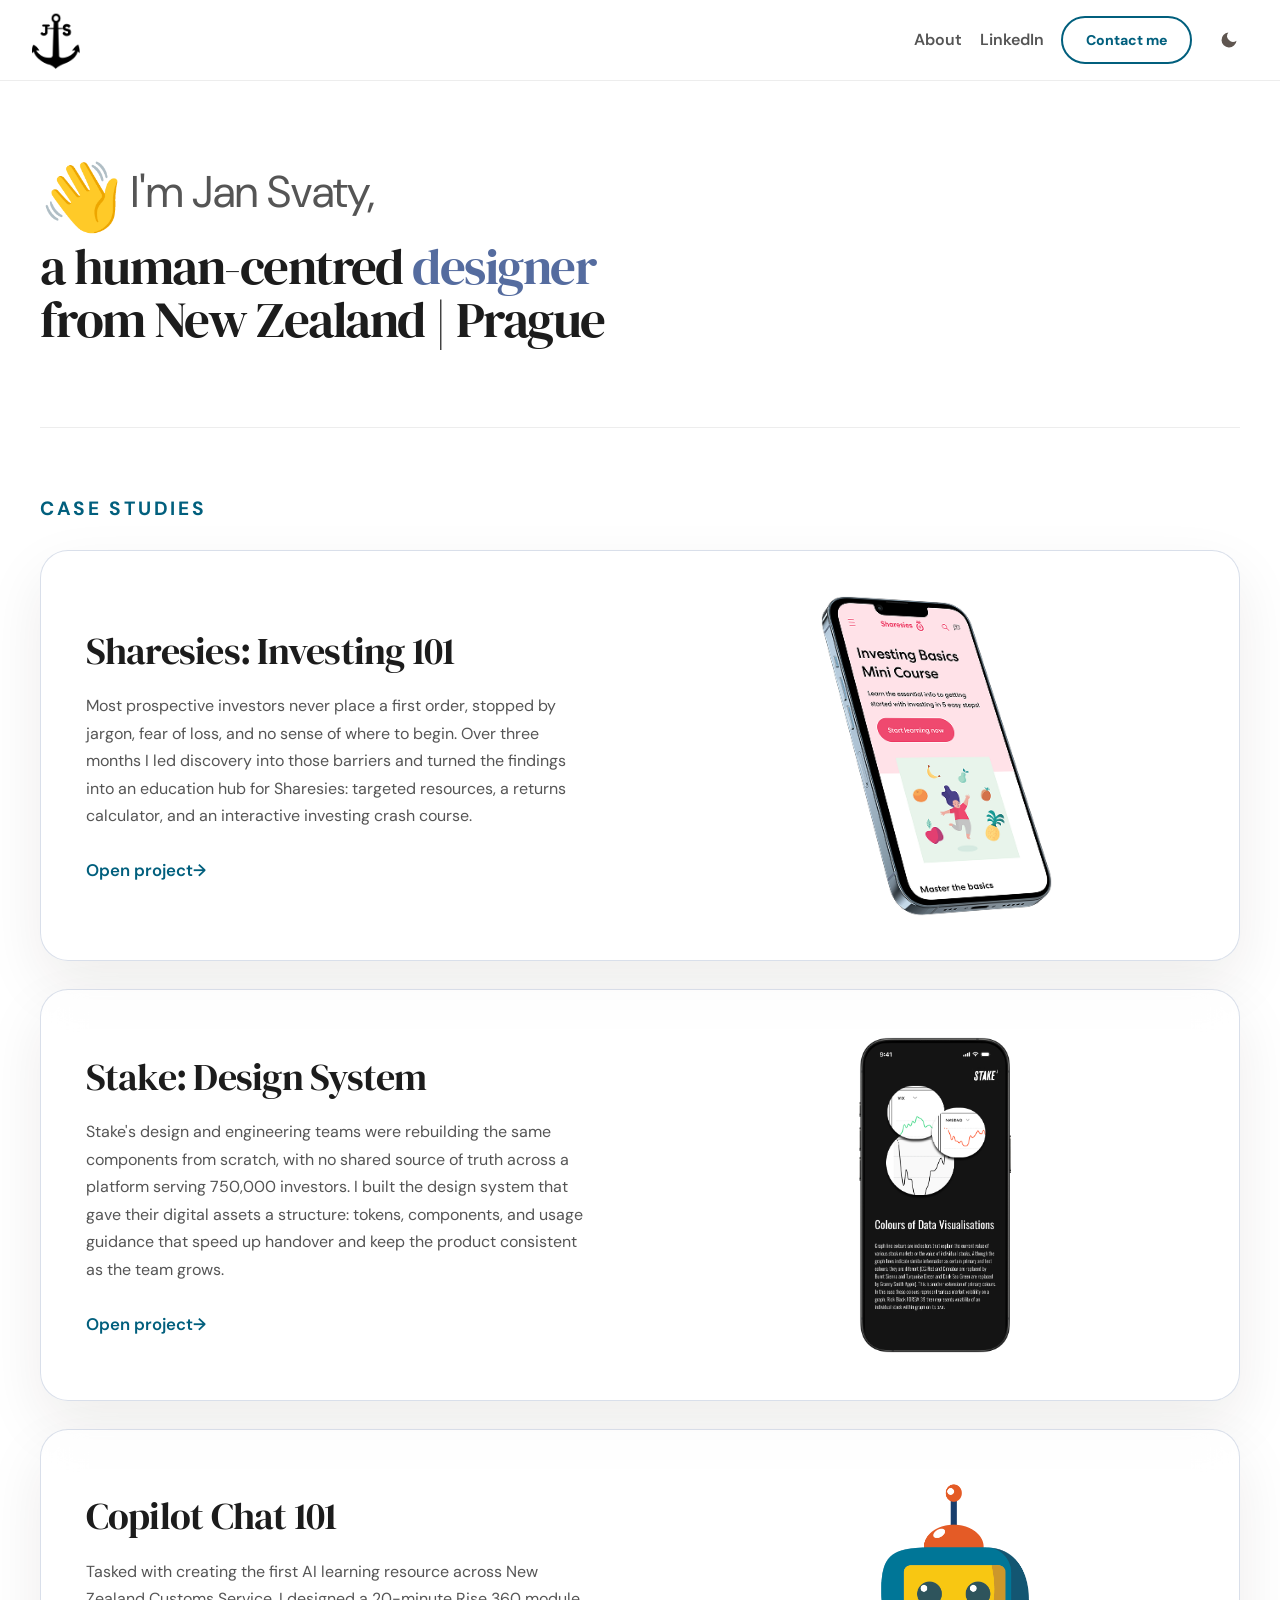
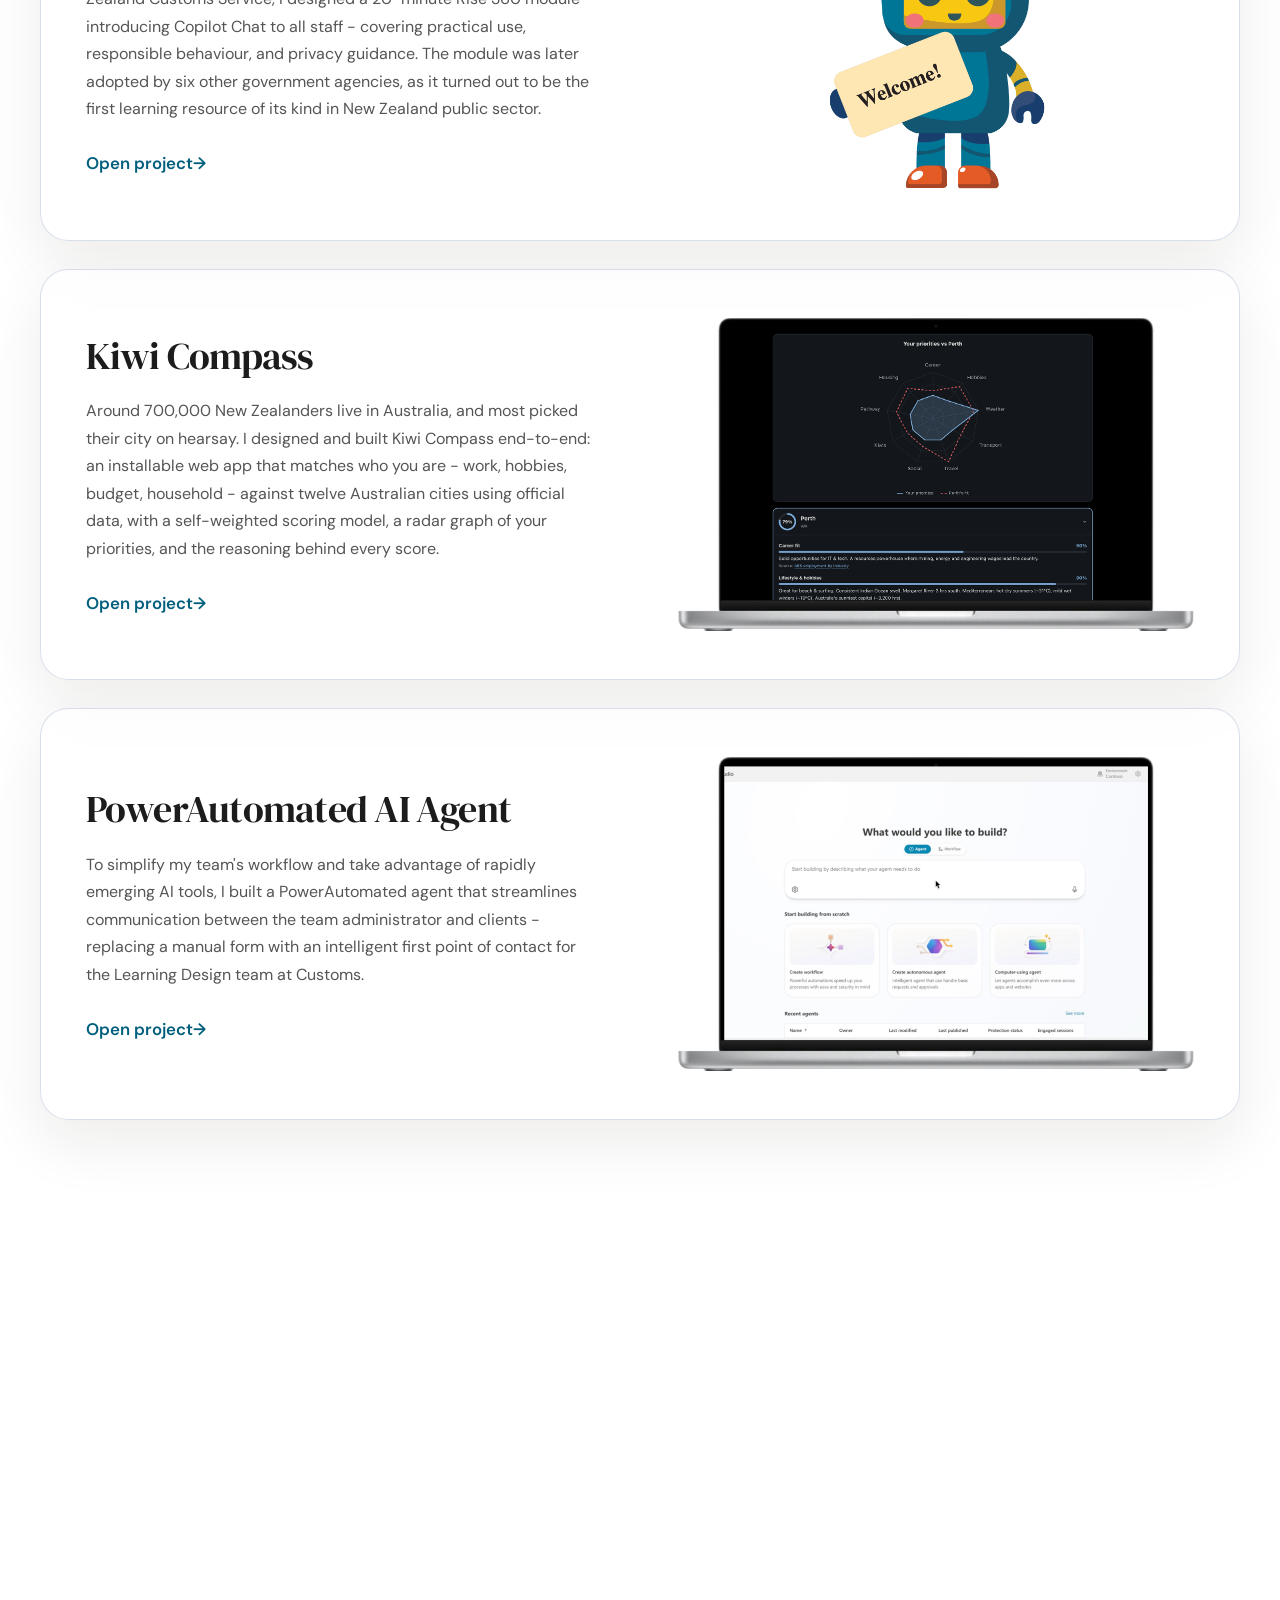
<file: index.html>
<!DOCTYPE html>
<html lang="en">
<head>
  <meta charset="UTF-8">
  <meta name="viewport" content="width=device-width, initial-scale=1.0">
  <script>if(sessionStorage.getItem('js_intro'))document.documentElement.className+=' intro-skip';var _t=localStorage.getItem('theme');if(_t)document.documentElement.setAttribute('data-theme',_t);</script>
  <title>Jan Svaty | Portfolio</title>
  <meta name="description" content="Jan Svaty is a Product Designer with a Master of UX Design and 10+ years of experience. Based between New Zealand and Australia, specialising in human-centred design, AI-driven experiences, and turning complex problems into intuitive digital products.">
  <link rel="preconnect" href="https://fonts.googleapis.com">
  <link rel="preconnect" href="https://fonts.gstatic.com" crossorigin>
  <link href="https://fonts.googleapis.com/css2?family=DM+Sans:ital,opsz,wght@0,9..40,300;0,9..40,400;0,9..40,500;0,9..40,600;0,9..40,700;1,9..40,400&family=DM+Serif+Display:ital@0;1&display=swap" rel="stylesheet">
  <link rel="stylesheet" href="assets/site3.css?v=50">
  <script src="assets/site.js?v=14" defer></script>
</head>
<body class="home-page">
  <div class="intro-overlay" id="intro-overlay" aria-hidden="true">
    <img class="intro-logo" src="assets/images/Logo.png" alt="Jan Svaty">
  </div>
  <div class="site-shell home-shell">
    <header class="site-header home-header">
      <a class="brand home-brand" href="index.html" aria-label="Jan Svaty home">
        <img src="assets/images/logo-mark.png" alt="Jan Svaty logo">
      </a>
      <div class="nav-toggle-group"><button class="nav-toggle" type="button" aria-expanded="false" aria-controls="site-nav"><svg width="30" height="30" viewBox="0 0 24 24" fill="none" aria-hidden="true"><rect y="5" width="24" height="2.5" rx="1.25" fill="currentColor"/><rect y="11" width="24" height="2.5" rx="1.25" fill="currentColor"/><rect y="17" width="24" height="2.5" rx="1.25" fill="currentColor"/></svg></button><button class="theme-toggle theme-toggle-mobile" type="button" aria-label="Toggle dark mode"><svg class="icon-moon" width="20" height="20" viewBox="0 0 24 24" fill="none" aria-hidden="true"><path d="M21 12.79A9 9 0 1 1 11.21 3 7 7 0 0 0 21 12.79z" fill="currentColor"/></svg><svg class="icon-sun" width="20" height="20" viewBox="0 0 24 24" fill="none" aria-hidden="true"><circle cx="12" cy="12" r="5" fill="currentColor"/><path stroke="currentColor" stroke-width="2" stroke-linecap="round" d="M12 1v2M12 21v2M4.22 4.22l1.42 1.42M18.36 18.36l1.42 1.42M1 12h2M21 12h2M4.22 19.78l1.42-1.42M18.36 5.64l1.42-1.42"/></svg></button></div>
      <nav id="site-nav" class="site-nav">
        <a href="about.html">About</a>
        <a href="https://www.linkedin.com/in/jansvaty/" target="_blank" rel="noreferrer">LinkedIn</a>
        <a class="button button-outline" href="contact.html">Contact me</a>
        <button class="theme-toggle" type="button" aria-label="Toggle dark mode"><svg class="icon-moon" width="20" height="20" viewBox="0 0 24 24" fill="none" aria-hidden="true"><path d="M21 12.79A9 9 0 1 1 11.21 3 7 7 0 0 0 21 12.79z" fill="currentColor"/></svg><svg class="icon-sun" width="20" height="20" viewBox="0 0 24 24" fill="none" aria-hidden="true"><circle cx="12" cy="12" r="5" fill="currentColor"/><path stroke="currentColor" stroke-width="2" stroke-linecap="round" d="M12 1v2M12 21v2M4.22 4.22l1.42 1.42M18.36 18.36l1.42 1.42M1 12h2M21 12h2M4.22 19.78l1.42-1.42M18.36 5.64l1.42-1.42"/></svg></button>
      </nav>
    </header>

    <main>
      <section class="hp-hero">
        <div class="hp-hero-inner">
          <p class="hp-greeting"><span class="hp-greeting-emoji" role="img" aria-label="Waving hand">👋</span> <span class="hp-greeting-text">I'm Jan Svaty,</span></p>
          <h1>a human-centred <br class="hp-hero-break-mobile"><span class="hp-hero-accent">designer</span> <br class="hp-hero-break-desktop">from <br class="hp-hero-break-mobile">New Zealand | Prague</h1>
        </div>
        <!-- Temporarily hidden intro video (re-enable by uncommenting)
        <div class="hp-hero-video">
          <video src="assets/images/intro.mp4" poster="assets/images/intro-poster-v2.jpg" controls playsinline>
            Your browser does not support the video tag.
          </video>
        </div>
        -->
      </section>

      <section id="work" class="hp-work">
        <p class="hp-work-label">Case studies</p>

        <div class="hp-project-list">

          <article class="hp-project reveal">
            <div class="hp-project-info">
              <h2>Sharesies: Investing 101</h2>
              <p>Most prospective investors never place a first order, stopped by jargon, fear of loss, and no sense of where to begin. Over three months I led discovery into those barriers and turned the findings into an education hub for Sharesies: targeted resources, a returns calculator, and an interactive investing crash course.</p>
              <a class="hp-link" href="sharesies-investing-101.html">Open project</a>
            </div>
            <a class="hp-project-visual" href="sharesies-investing-101.html" aria-label="Open Sharesies: Investing 101">
              <img src="assets/images/home-sharesies.png" alt="Sharesies project preview">
            </a>
          </article>

          <hr class="hp-divider">

          <article class="hp-project reveal">
            <div class="hp-project-info">
              <h2>Stake: Design System</h2>
              <p>Stake's design and engineering teams were rebuilding the same components from scratch, with no shared source of truth across a platform serving 750,000 investors. I built the design system that gave their digital assets a structure: tokens, components, and usage guidance that speed up handover and keep the product consistent as the team grows.</p>
              <a class="hp-link" href="stake-design-system.html">Open project</a>
            </div>
            <a class="hp-project-visual" href="stake-design-system.html" aria-label="Open Stake: Design System">
              <img src="assets/images/home-stake.png" alt="Stake design system preview">
            </a>
          </article>

          <hr class="hp-divider">

          <article class="hp-project reveal">
            <div class="hp-project-info">
              <h2>Copilot Chat 101</h2>
              <p>Tasked with creating the first AI learning resource across New Zealand Customs Service, I designed a 20-minute Rise 360 module introducing Copilot Chat to all staff - covering practical use, responsible behaviour, and privacy guidance. The module was later adopted by six other government agencies, as it turned out to be the first learning resource of its kind in New Zealand public sector.</p>
              <a class="hp-link" href="copilot-chat.html">Open project</a>
            </div>
            <a class="hp-project-visual" href="copilot-chat.html" aria-label="Open Copilot Chat 101">
              <img src="assets/images/copilot-chat-hero.png" alt="Copilot Chat 101 project preview">
            </a>
          </article>

          <hr class="hp-divider">

          <article class="hp-project reveal">
            <div class="hp-project-info">
              <h2>Kiwi Compass</h2>
              <p>Around 700,000 New Zealanders live in Australia, and most picked their city on hearsay. I designed and built Kiwi Compass end-to-end: an installable web app that matches who you are - work, hobbies, budget, household - against twelve Australian cities using official data, with a self-weighted scoring model, a radar graph of your priorities, and the reasoning behind every score.</p>
              <a class="hp-link" href="kiwi-compass.html">Open project</a>
            </div>
            <a class="hp-project-visual" href="kiwi-compass.html" aria-label="Open Kiwi Compass">
              <img src="assets/images/kiwi-compass-mockup.png" alt="Kiwi Compass results screen with a radar graph comparing user priorities to Perth, shown in a laptop mockup">
            </a>
          </article>

          <hr class="hp-divider">

          <article class="hp-project reveal">
            <div class="hp-project-info">
              <h2>PowerAutomated AI Agent</h2>
              <p>To simplify my team's workflow and take advantage of rapidly emerging AI tools, I built a PowerAutomated agent that streamlines communication between the team administrator and clients - replacing a manual form with an intelligent first point of contact for the Learning Design team at Customs.</p>
              <a class="hp-link" href="copilot-agent.html">Open project</a>
            </div>
            <a class="hp-project-visual" href="copilot-agent.html" aria-label="Open PowerAutomated AI Agent">
              <img src="assets/images/copilot-hero.png" alt="PowerAutomated AI Agent - Copilot Studio">
            </a>
          </article>

          <hr class="hp-divider">

          <article class="hp-project reveal">
            <div class="hp-project-info">
              <h2>Impact Investing Network:<br>Web redesign</h2>
              <p>The Impact Investing Network is New Zealand's only non-profit of its kind, but its website buried the investment education that its mission depends on. I redesigned the interface around what visitors actually came to find, making the pathway from curiosity to resource a short one.</p>
              <a class="hp-link" href="impact-investing-network.html">Open project</a>
            </div>
            <a class="hp-project-visual" href="impact-investing-network.html" aria-label="Open Impact Investing Network: Web redesign">
              <img src="assets/images/home-impact.png" alt="Impact Investing Network project preview">
            </a>
          </article>

          <!-- NZ Customs project hidden – uncomment to restore
          <hr class="hp-divider">

          <article class="hp-project reveal">
            <div class="hp-project-info">
              <h2>New Zealand Customs Service: Unclassified Projects</h2>
              <a class="hp-link" href="customs-resources.html">Open project</a>
            </div>
            <a class="hp-project-visual hp-project-visual--bottom" href="customs-resources.html" aria-label="Open New Zealand Customs Service projects">
              <img src="assets/images/home-customs.png" alt="New Zealand Customs project preview">
            </a>
          </article>
          -->

        </div>
      </section>
    </main>

    <footer class="site-footer hp-footer reveal">
      <div class="hp-footer-block">
        <p class="hp-footer-label">Reach out</p>
        <div class="hp-footer-social">
          <a class="hp-footer-linkedin" href="https://www.linkedin.com/in/jansvaty/" target="_blank" rel="noreferrer" aria-label="LinkedIn">in</a>
          <a class="hp-footer-github" href="https://github.com/jansvaty" target="_blank" rel="noreferrer" aria-label="GitHub"><svg width="18" height="18" viewBox="0 0 16 16" fill="currentColor" aria-hidden="true"><path d="M8 0C3.58 0 0 3.58 0 8c0 3.54 2.29 6.53 5.47 7.59.4.07.55-.17.55-.38 0-.19-.01-.82-.01-1.49-2.01.37-2.53-.49-2.69-.94-.09-.23-.48-.94-.82-1.13-.28-.15-.68-.52-.01-.53.63-.01 1.08.58 1.23.82.72 1.21 1.87.87 2.33.66.07-.52.28-.87.51-1.07-1.78-.2-3.64-.89-3.64-3.95 0-.87.31-1.59.82-2.15-.08-.2-.36-1.02.08-2.12 0 0 .67-.21 2.2.82.64-.18 1.32-.27 2-.27.68 0 1.36.09 2 .27 1.53-1.04 2.2-.82 2.2-.82.44 1.1.16 1.92.08 2.12.51.56.82 1.27.82 2.15 0 3.07-1.87 3.75-3.65 3.95.29.25.54.73.54 1.48 0 1.07-.01 1.93-.01 2.2 0 .21.15.46.55.38A8.013 8.013 0 0 0 16 8c0-4.42-3.58-8-8-8z"/></svg></a>
        </div>
      </div>
      <div class="hp-footer-block">
        <p class="hp-footer-label">Location</p>
        <p class="hp-location-old">Prague, Vancouver, Calgary, Auckland</p>
        <p class="hp-location-current">New Zealand and Australia</p>
      </div>
      <div class="hp-footer-block">
        <p class="hp-footer-label">Contact</p>
        <a class="hp-footer-link" href="mailto:jan.svaty@gmail.com">jan.svaty@gmail.com</a>
        <a class="hp-footer-link" href="tel:+64223579093">+64 22-357-9093</a>
      </div>
    </footer>
  </div>
</body>
</html>
</file>
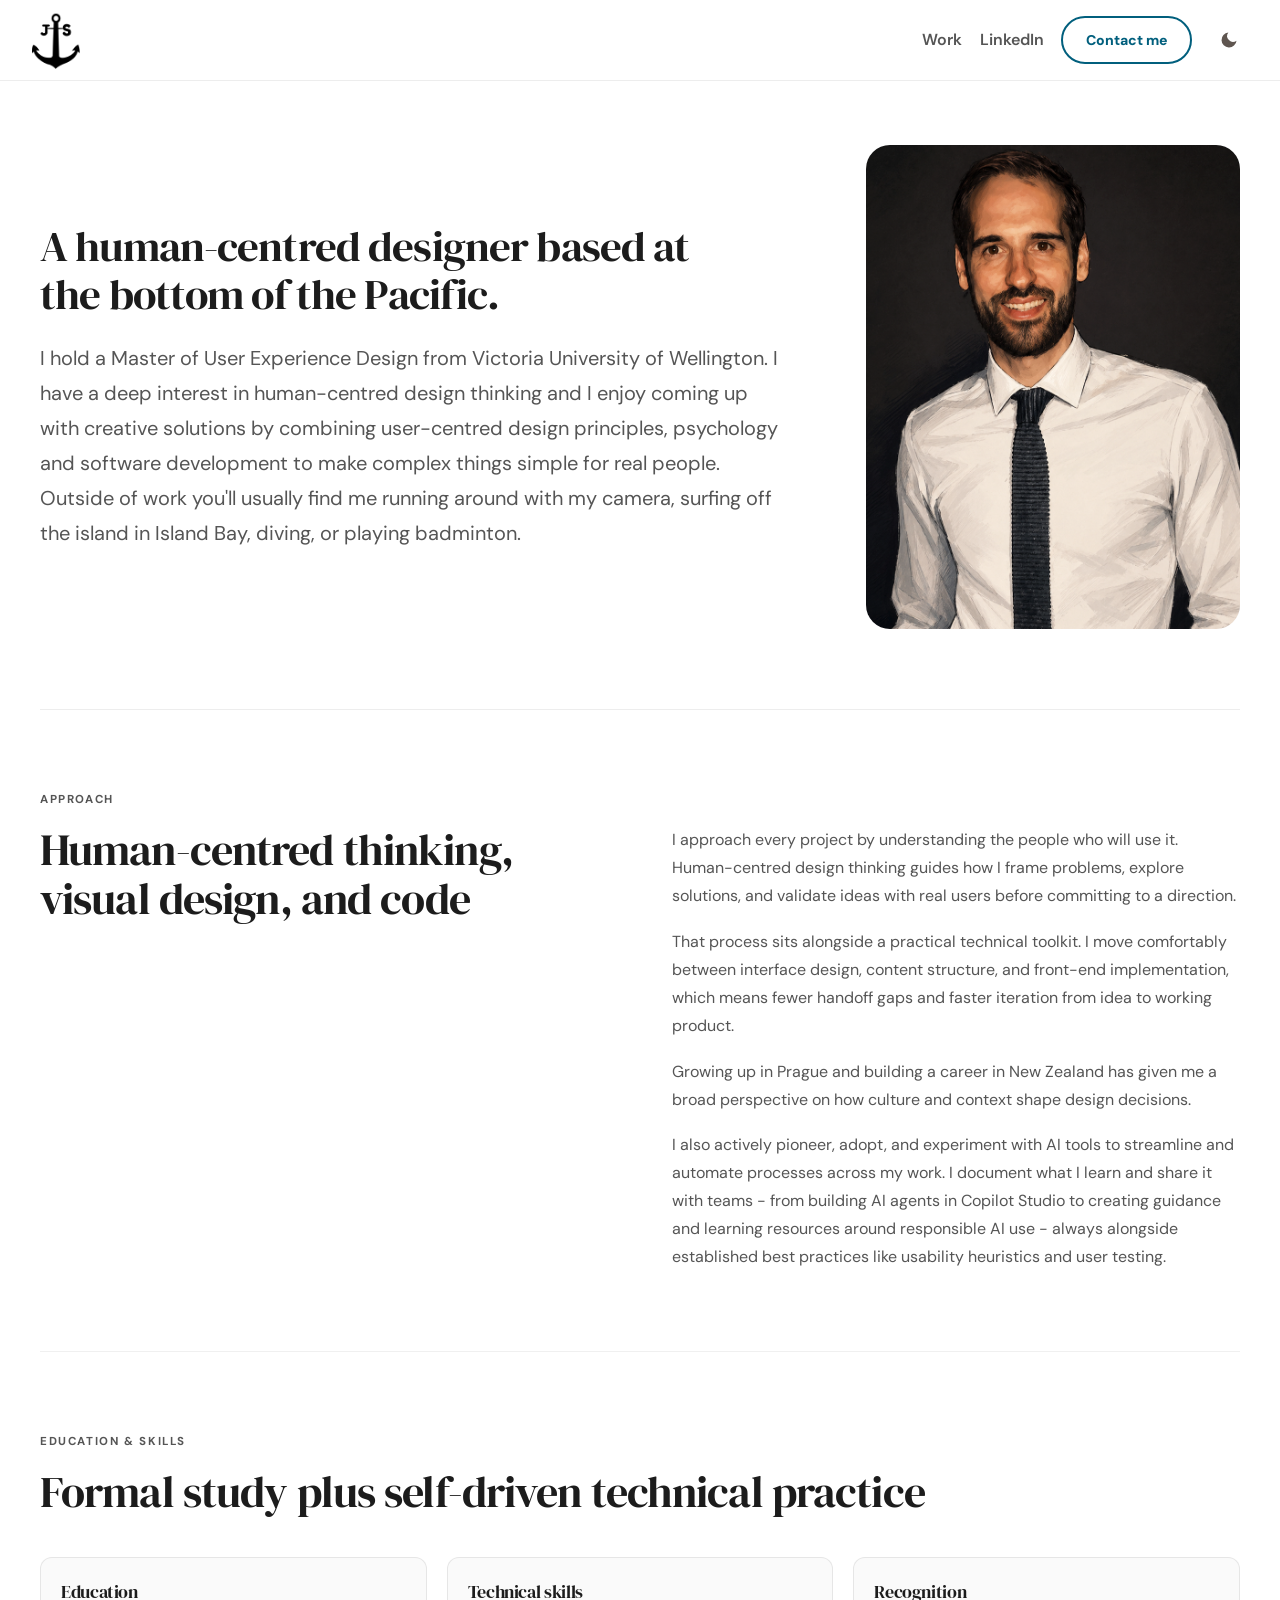
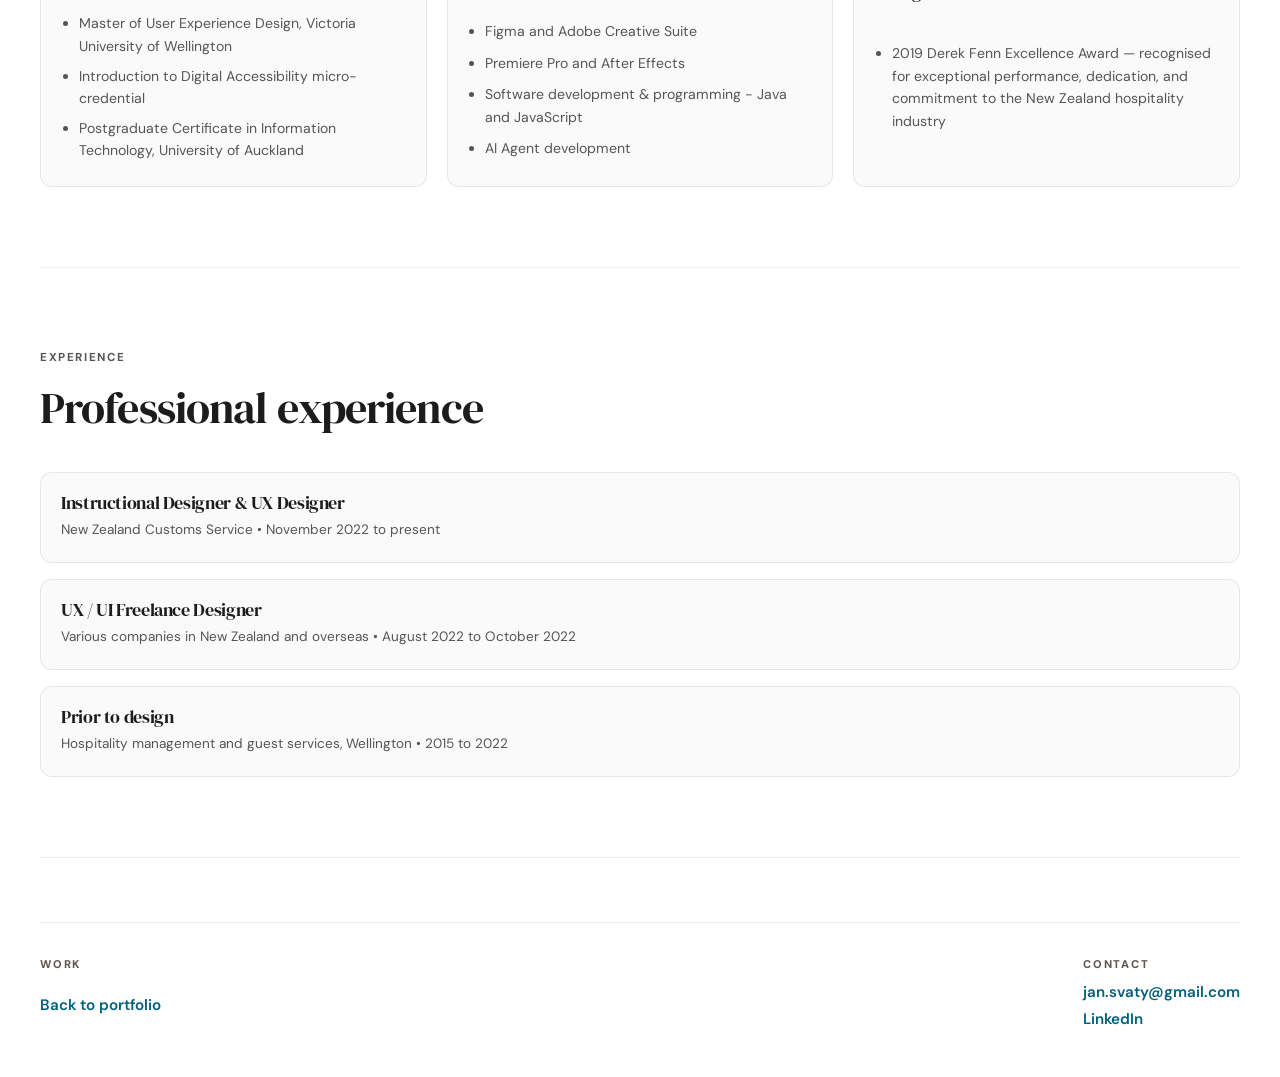
<file: about.html>
<!DOCTYPE html>
<html lang="en">
<head>
  <meta charset="UTF-8">
  <meta name="viewport" content="width=device-width, initial-scale=1.0">
  <script>var _t=localStorage.getItem("theme");if(_t)document.documentElement.setAttribute("data-theme",_t);</script>
  <title>About | Jan Svaty</title>
  <meta name="description" content="About Jan Svaty — Product Designer with a Master of UX Design, based between New Zealand and Australia. Specialising in human-centred design, AI, and complex digital experiences.">
  <link rel="preconnect" href="https://fonts.googleapis.com">
  <link rel="preconnect" href="https://fonts.gstatic.com" crossorigin>
  <link href="https://fonts.googleapis.com/css2?family=DM+Sans:ital,opsz,wght@0,9..40,300;0,9..40,400;0,9..40,500;0,9..40,600;0,9..40,700;1,9..40,400&family=DM+Serif+Display:ital@0;1&display=swap" rel="stylesheet">
  <link rel="stylesheet" href="assets/site3.css?v=50">
  <script src="assets/site.js?v=14" defer></script>
</head>
<body class="cs-editorial">
  <div class="site-shell cs-shell">
    <header class="site-header">
      <a class="brand home-brand" href="index.html" aria-label="Jan Svaty home">
        <img src="assets/images/logo-mark.png" alt="Jan Svaty logo">
      </a>
      <div class="nav-toggle-group"><button class="nav-toggle" type="button" aria-expanded="false" aria-controls="site-nav"><svg width="30" height="30" viewBox="0 0 24 24" fill="none" aria-hidden="true"><rect y="5" width="24" height="2.5" rx="1.25" fill="currentColor"/><rect y="11" width="24" height="2.5" rx="1.25" fill="currentColor"/><rect y="17" width="24" height="2.5" rx="1.25" fill="currentColor"/></svg></button><button class="theme-toggle theme-toggle-mobile" type="button" aria-label="Toggle dark mode"><svg class="icon-moon" width="20" height="20" viewBox="0 0 24 24" fill="none" aria-hidden="true"><path d="M21 12.79A9 9 0 1 1 11.21 3 7 7 0 0 0 21 12.79z" fill="currentColor"/></svg><svg class="icon-sun" width="20" height="20" viewBox="0 0 24 24" fill="none" aria-hidden="true"><circle cx="12" cy="12" r="5" fill="currentColor"/><path stroke="currentColor" stroke-width="2" stroke-linecap="round" d="M12 1v2M12 21v2M4.22 4.22l1.42 1.42M18.36 18.36l1.42 1.42M1 12h2M21 12h2M4.22 19.78l1.42-1.42M18.36 5.64l1.42-1.42"/></svg></button></div>
      <nav id="site-nav" class="site-nav">
        <a href="index.html">Work</a>
        <a href="https://www.linkedin.com/in/jansvaty/" target="_blank" rel="noreferrer">LinkedIn</a>
        <a class="button button-outline" href="contact.html">Contact me</a>
        <button class="theme-toggle" type="button" aria-label="Toggle dark mode"><svg class="icon-moon" width="20" height="20" viewBox="0 0 24 24" fill="none" aria-hidden="true"><path d="M21 12.79A9 9 0 1 1 11.21 3 7 7 0 0 0 21 12.79z" fill="currentColor"/></svg><svg class="icon-sun" width="20" height="20" viewBox="0 0 24 24" fill="none" aria-hidden="true"><circle cx="12" cy="12" r="5" fill="currentColor"/><path stroke="currentColor" stroke-width="2" stroke-linecap="round" d="M12 1v2M12 21v2M4.22 4.22l1.42 1.42M18.36 18.36l1.42 1.42M1 12h2M21 12h2M4.22 19.78l1.42-1.42M18.36 5.64l1.42-1.42"/></svg></button>
      </nav>
    </header>

    <main>
      <section class="ab-hero">
        <div class="ab-hero-text">
          <h1>A human-centred designer<br class="ab-hero-break-mobile"> based at<br class="ab-hero-break-desktop"> the bottom of<br class="ab-hero-break-mobile"> the Pacific.</h1>
          <p class="ab-lead">I hold a Master of User Experience Design from Victoria University of Wellington. I have a deep interest in human-centred design thinking and I enjoy coming up with creative solutions by combining user-centred design principles, psychology and software development to make complex things simple for real people. Outside of work you'll usually find me running around with my camera, surfing off the island in Island Bay, diving, or playing badminton.</p>
          <!-- Download CV button hidden – uncomment to restore
          <a class="button button-outline" href="assets/files/CV_Jan Svaty.pdf" download>Download CV</a>
          -->
        </div>
        <div class="ab-hero-portrait">
          <img src="assets/images/portrait-v2.png" alt="Jan Svaty - Product Designer">
        </div>
      </section>

      <div class="cs-body">

        <section class="cs-section reveal">
          <p class="cs-eyebrow">Approach</p>
          <div class="cs-section-split">
            <h2>Human-centred thinking, visual design, and code</h2>
            <div class="cs-prose">
              <p>I approach every project by understanding the people who will use it. Human-centred design thinking guides how I frame problems, explore solutions, and validate ideas with real users before committing to a direction.</p>
              <p>That process sits alongside a practical technical toolkit. I move comfortably between interface design, content structure, and front-end implementation, which means fewer handoff gaps and faster iteration from idea to working product.</p>
              <p>Growing up in Prague and building a career in New Zealand has given me a broad perspective on how culture and context shape design decisions.</p>
              <p>I also actively pioneer, adopt, and experiment with AI tools to streamline and automate processes across my work. I document what I learn and share it with teams - from building AI agents in Copilot Studio to creating guidance and learning resources around responsible AI use - always alongside established best practices like usability heuristics and user testing.</p>
            </div>
          </div>
        </section>

        <section class="cs-section reveal">
          <p class="cs-eyebrow">Education &amp; skills</p>
          <h2 class="ab-section-h2">Formal study plus self-driven technical practice</h2>
          <div class="cs-cards">
            <article class="cs-card">
              <h3>Education</h3>
              <ul>
                <li>Master of User Experience Design, Victoria University of Wellington</li>
                <li>Introduction to Digital Accessibility micro-credential</li>
                <li>Postgraduate Certificate in Information Technology, University of Auckland</li>
              </ul>
            </article>
            <article class="cs-card">
              <h3>Technical skills</h3>
              <ul>
                <li>Figma and Adobe Creative Suite</li>
                <li>Premiere Pro and After Effects</li>
                <li>Software development &amp; programming - Java and JavaScript</li>
                <li>AI Agent development</li>
              </ul>
            </article>
            <article class="cs-card">
              <h3>Recognition</h3>
              <ul>
                <li>2019 Derek Fenn Excellence Award — recognised for exceptional performance, dedication, and commitment to the New Zealand hospitality industry</li>
              </ul>
            </article>
          </div>
        </section>

        <section class="cs-section reveal">
          <p class="cs-eyebrow">Experience</p>
          <h2 class="ab-section-h2">Professional experience</h2>
          <div class="ab-timeline">
            <div class="ab-timeline-item">
              <h3>Instructional Designer & UX Designer</h3>
              <p>New Zealand Customs Service • November 2022 to present</p>
            </div>
            <div class="ab-timeline-item">
              <h3>UX / UI Freelance Designer</h3>
              <p>Various companies in New Zealand and overseas • August 2022 to October 2022</p>
            </div>
            <div class="ab-timeline-item">
              <h3>Prior to design</h3>
              <p>Hospitality management and guest services, Wellington • 2015 to 2022</p>
            </div>
          </div>
        </section>

      </div>
    </main>

    <footer class="site-footer cs-footer reveal">
      <div>
        <p class="eyebrow">Work</p>
        <a class="footer-link" href="index.html">Back to portfolio</a>
      </div>
      <div>
        <p class="eyebrow">Contact</p>
        <a class="footer-link" href="mailto:jan.svaty@gmail.com">jan.svaty@gmail.com</a>
        <a class="footer-link" href="https://www.linkedin.com/in/jansvaty/" target="_blank" rel="noreferrer">LinkedIn</a>
      </div>
    </footer>
  </div>
</body>
</html>
</file>
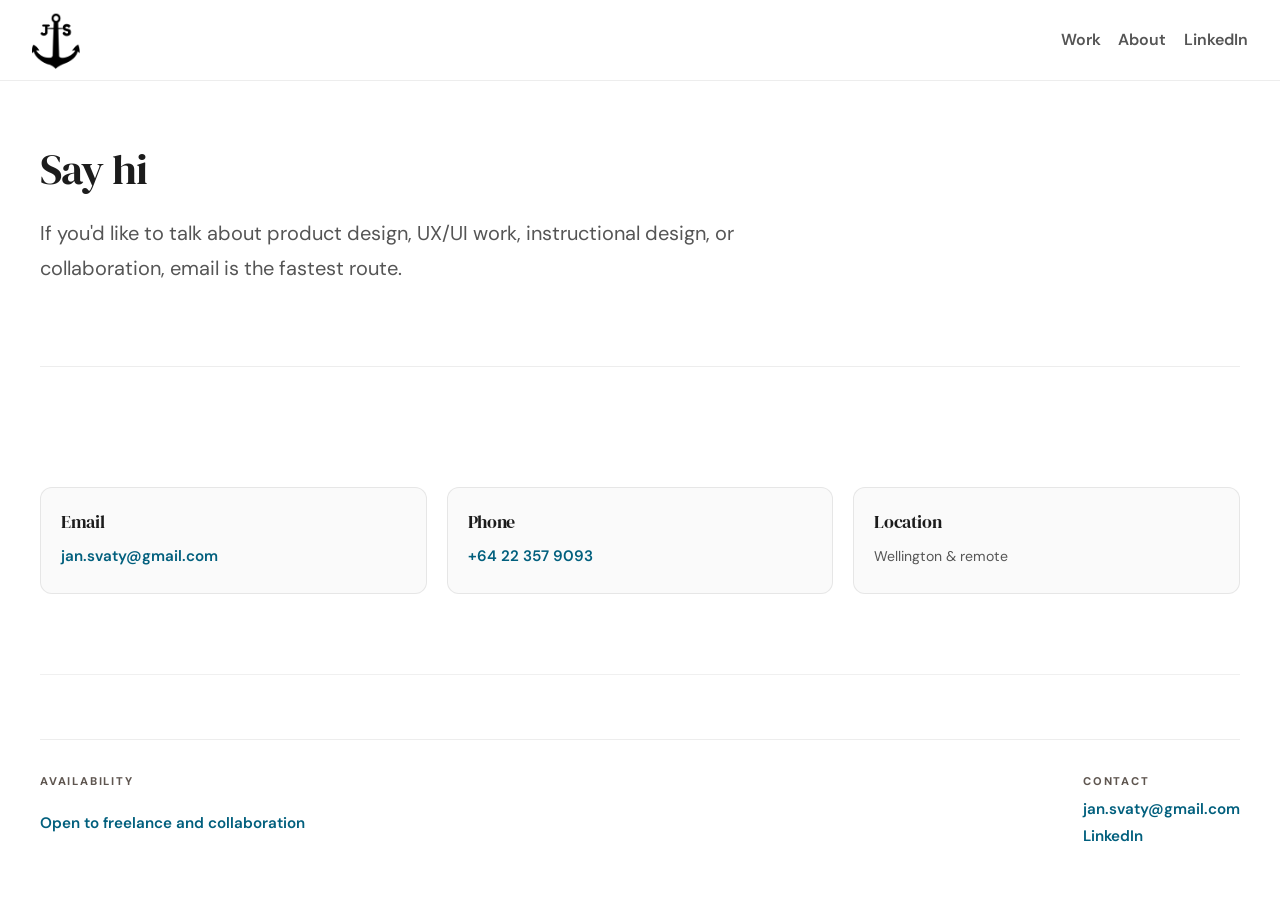
<file: contact.html>
<!DOCTYPE html>
<html lang="en">
<head>
  <meta charset="UTF-8">
  <meta name="viewport" content="width=device-width, initial-scale=1.0">
  <script>var _t=localStorage.getItem("theme");if(_t)document.documentElement.setAttribute("data-theme",_t);</script>
  <title>Contact | Jan Svaty</title>
  <link rel="preconnect" href="https://fonts.googleapis.com">
  <link rel="preconnect" href="https://fonts.gstatic.com" crossorigin>
  <link href="https://fonts.googleapis.com/css2?family=DM+Sans:ital,opsz,wght@0,9..40,300;0,9..40,400;0,9..40,500;0,9..40,600;0,9..40,700;1,9..40,400&family=DM+Serif+Display:ital@0;1&display=swap" rel="stylesheet">
  <link rel="stylesheet" href="assets/site3.css?v=50">
  <script src="assets/site.js?v=14" defer></script>
</head>
<body class="cs-editorial">
  <div class="site-shell cs-shell">
    <header class="site-header">
      <a class="brand home-brand" href="index.html" aria-label="Jan Svaty home">
        <img src="assets/images/logo-mark.png" alt="Jan Svaty logo">
      </a>
      <button class="nav-toggle" type="button" aria-expanded="false" aria-controls="site-nav"><svg width="30" height="30" viewBox="0 0 24 24" fill="none" aria-hidden="true"><rect y="5" width="24" height="2.5" rx="1.25" fill="currentColor"/><rect y="11" width="24" height="2.5" rx="1.25" fill="currentColor"/><rect y="17" width="24" height="2.5" rx="1.25" fill="currentColor"/></svg></button>
      <nav id="site-nav" class="site-nav">
        <a href="index.html">Work</a>
        <a href="about.html">About</a>
        <a href="https://www.linkedin.com/in/jansvaty/" target="_blank" rel="noreferrer">LinkedIn</a>
      </nav>
    </header>

    <main>
      <section class="ab-hero">
        <div class="ab-hero-text">
          <h1>Say hi</h1>
          <p class="ab-lead">If you'd like to talk about product design, UX/UI work, instructional design, or collaboration, email is the fastest route.</p>
        </div>
      </section>

      <div class="cs-body">
        <section class="cs-section reveal">
          <div class="cs-cards">
            <article class="cs-card">
              <h3>Email</h3>
              <p><a class="ct-link" href="mailto:jan.svaty@gmail.com">jan.svaty@gmail.com</a></p>
            </article>
            <article class="cs-card">
              <h3>Phone</h3>
              <p><a class="ct-link" href="tel:+64223579093">+64 22 357 9093</a></p>
            </article>
            <article class="cs-card">
              <h3>Location</h3>
              <p>Wellington &amp; remote</p>
            </article>
          </div>
        </section>
      </div>
    </main>

    <footer class="site-footer cs-footer reveal">
      <div>
        <p class="eyebrow">Availability</p>
        <a class="footer-link" href="mailto:jan.svaty@gmail.com">Open to freelance and collaboration</a>
      </div>
      <div>
        <p class="eyebrow">Contact</p>
        <a class="footer-link" href="mailto:jan.svaty@gmail.com">jan.svaty@gmail.com</a>
        <a class="footer-link" href="https://www.linkedin.com/in/jansvaty/" target="_blank" rel="noreferrer">LinkedIn</a>
      </div>
    </footer>
  </div>
</body>
</html>
</file>
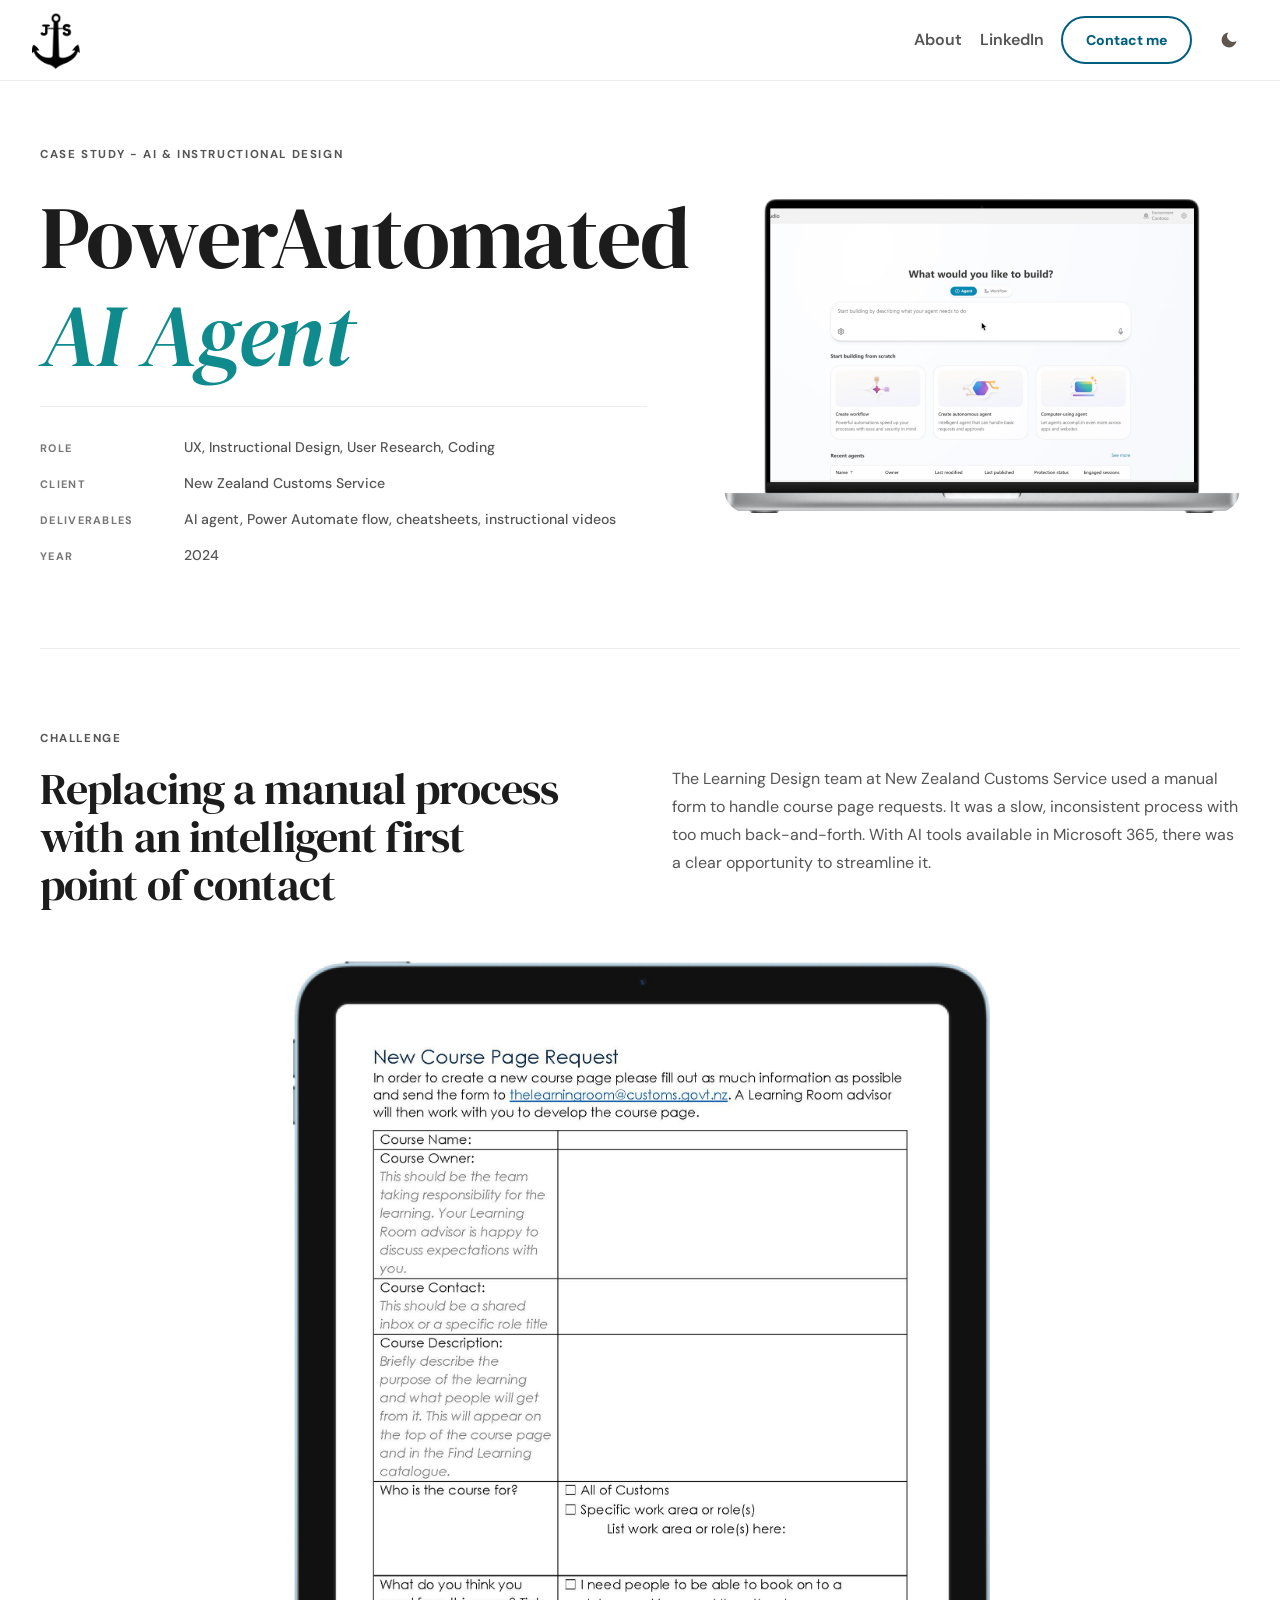
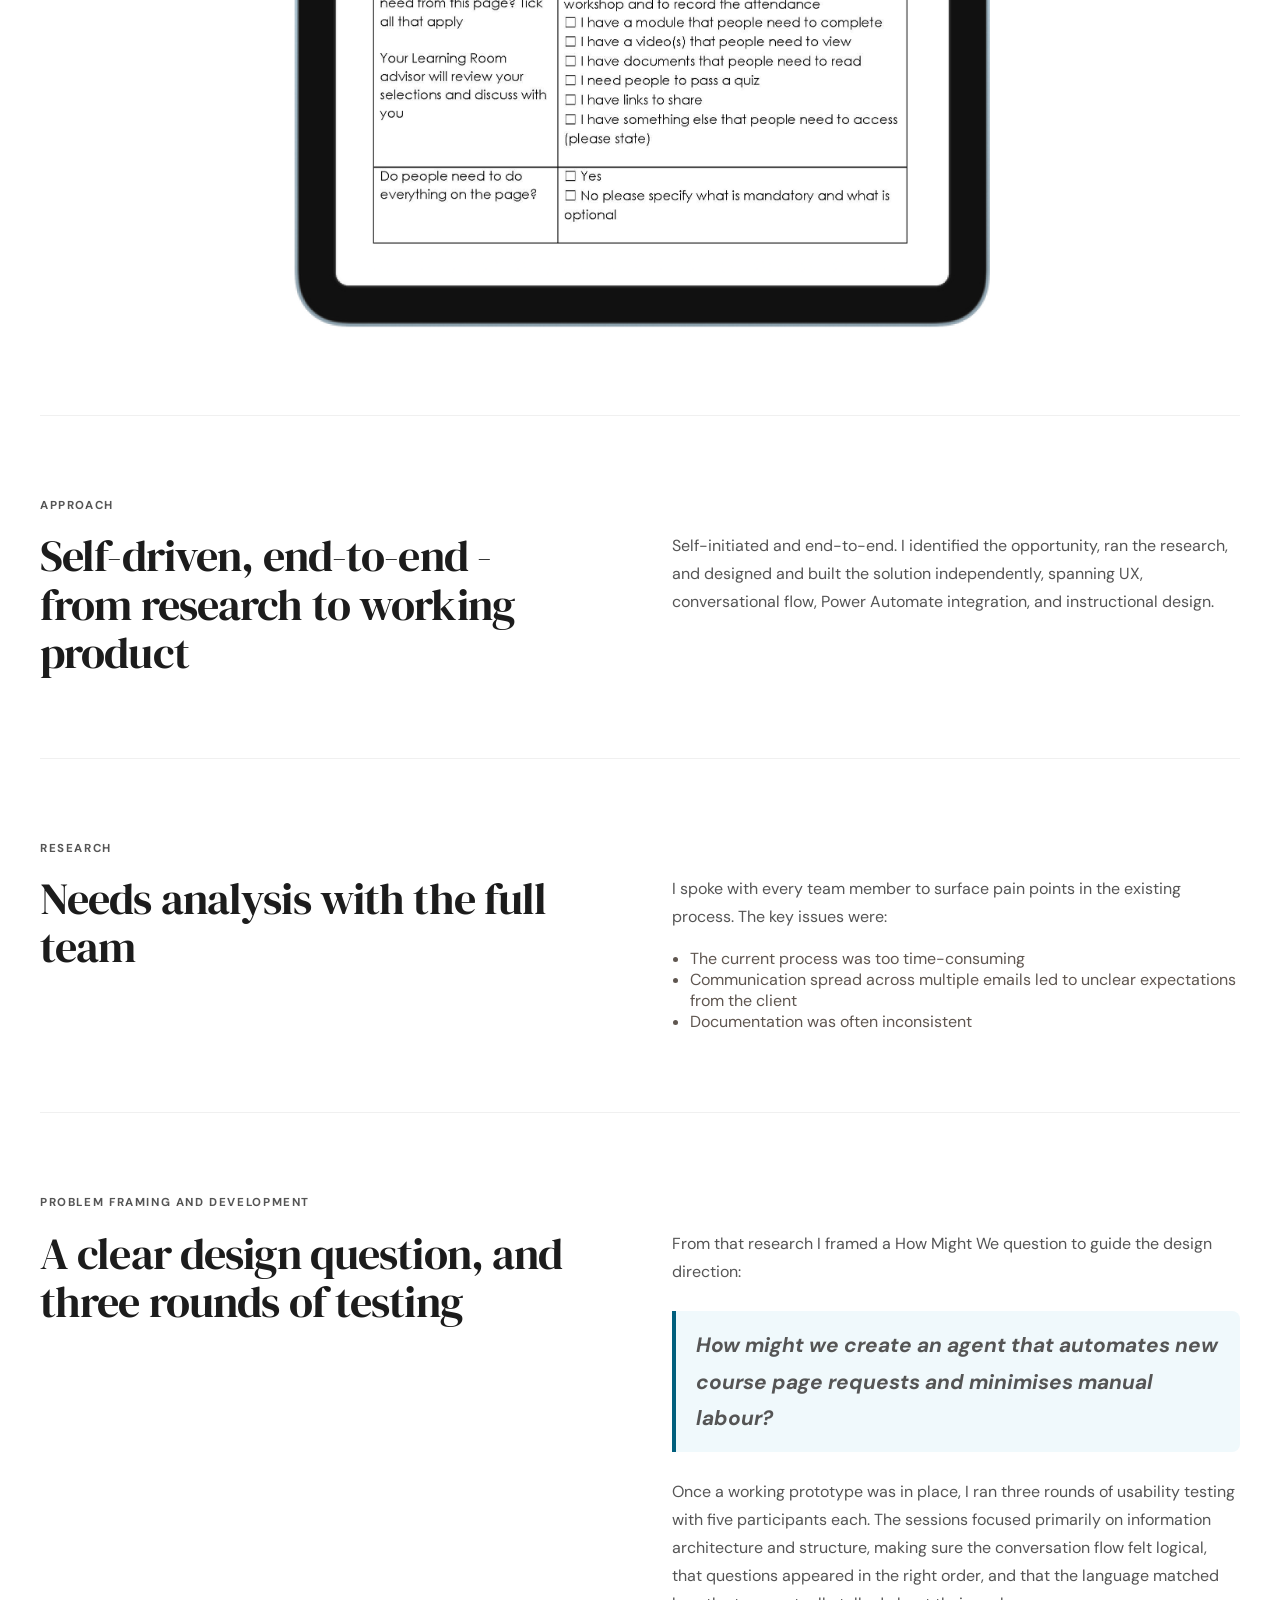
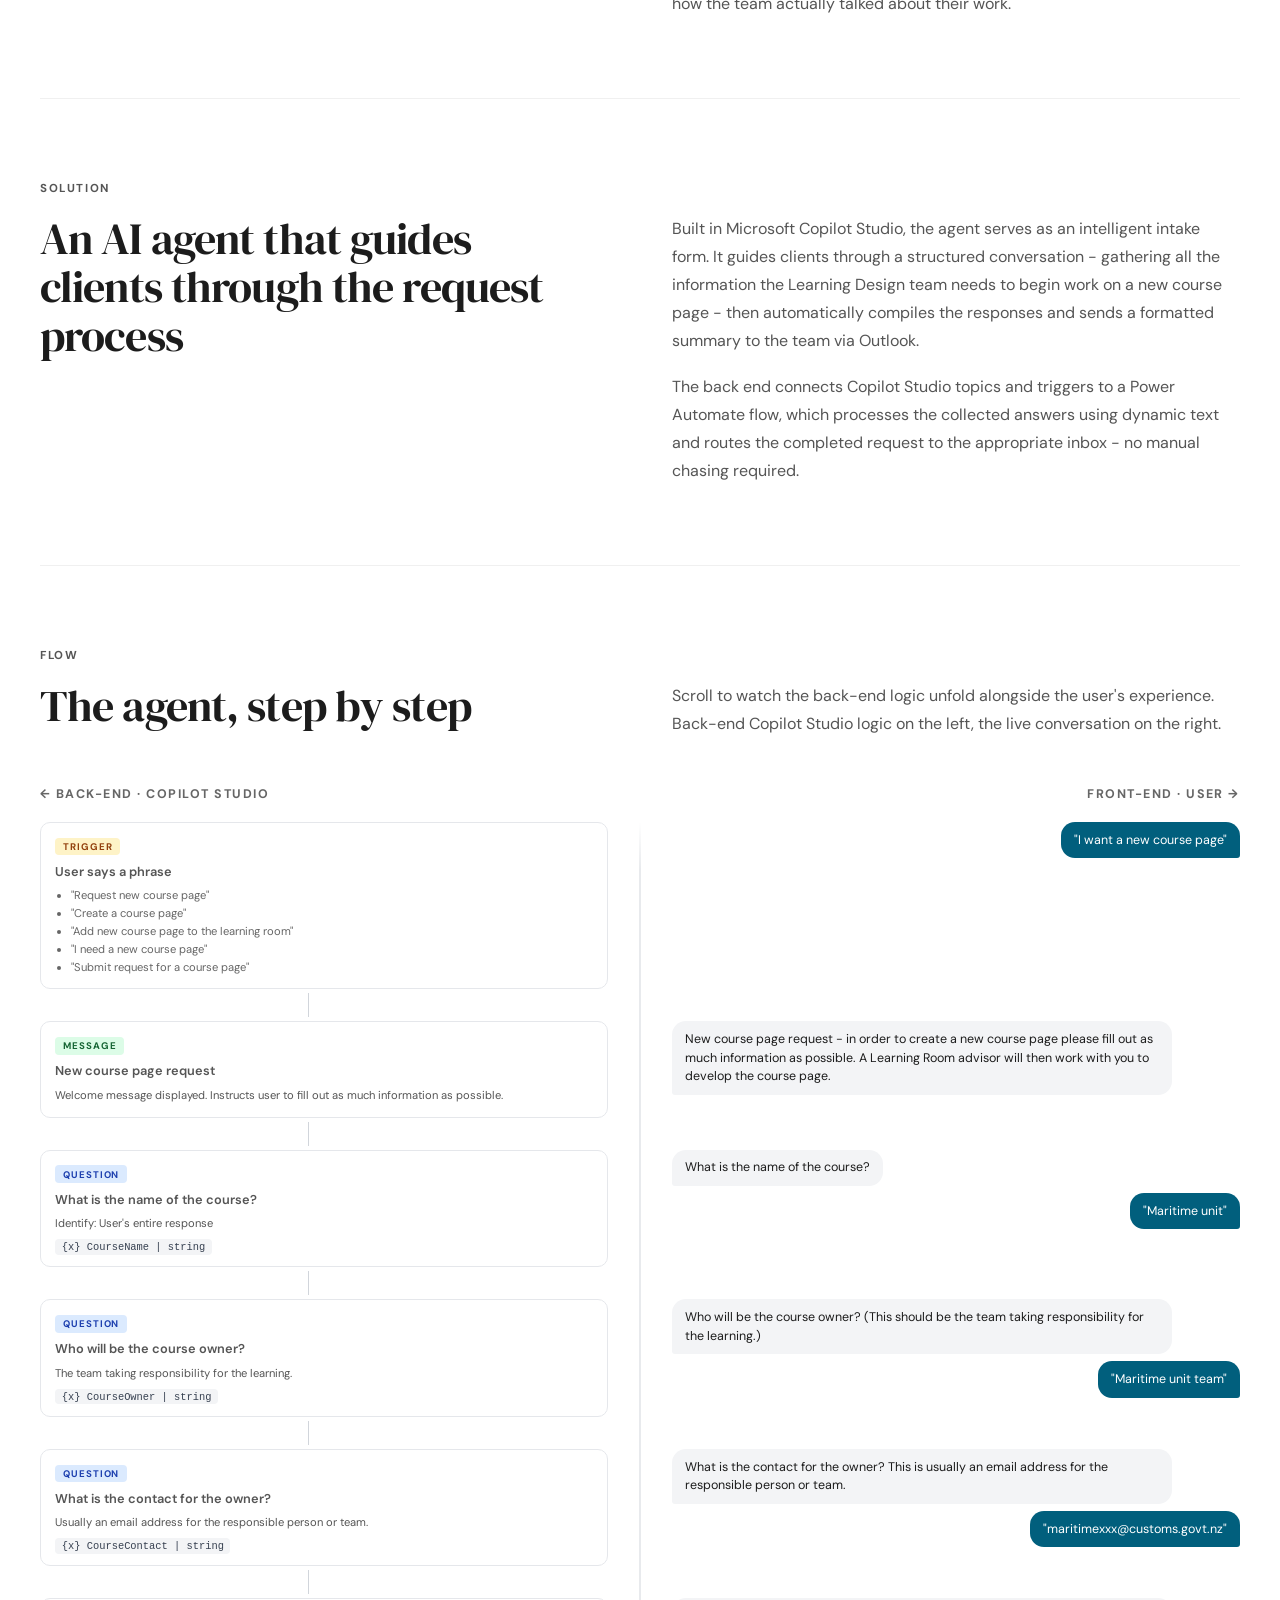
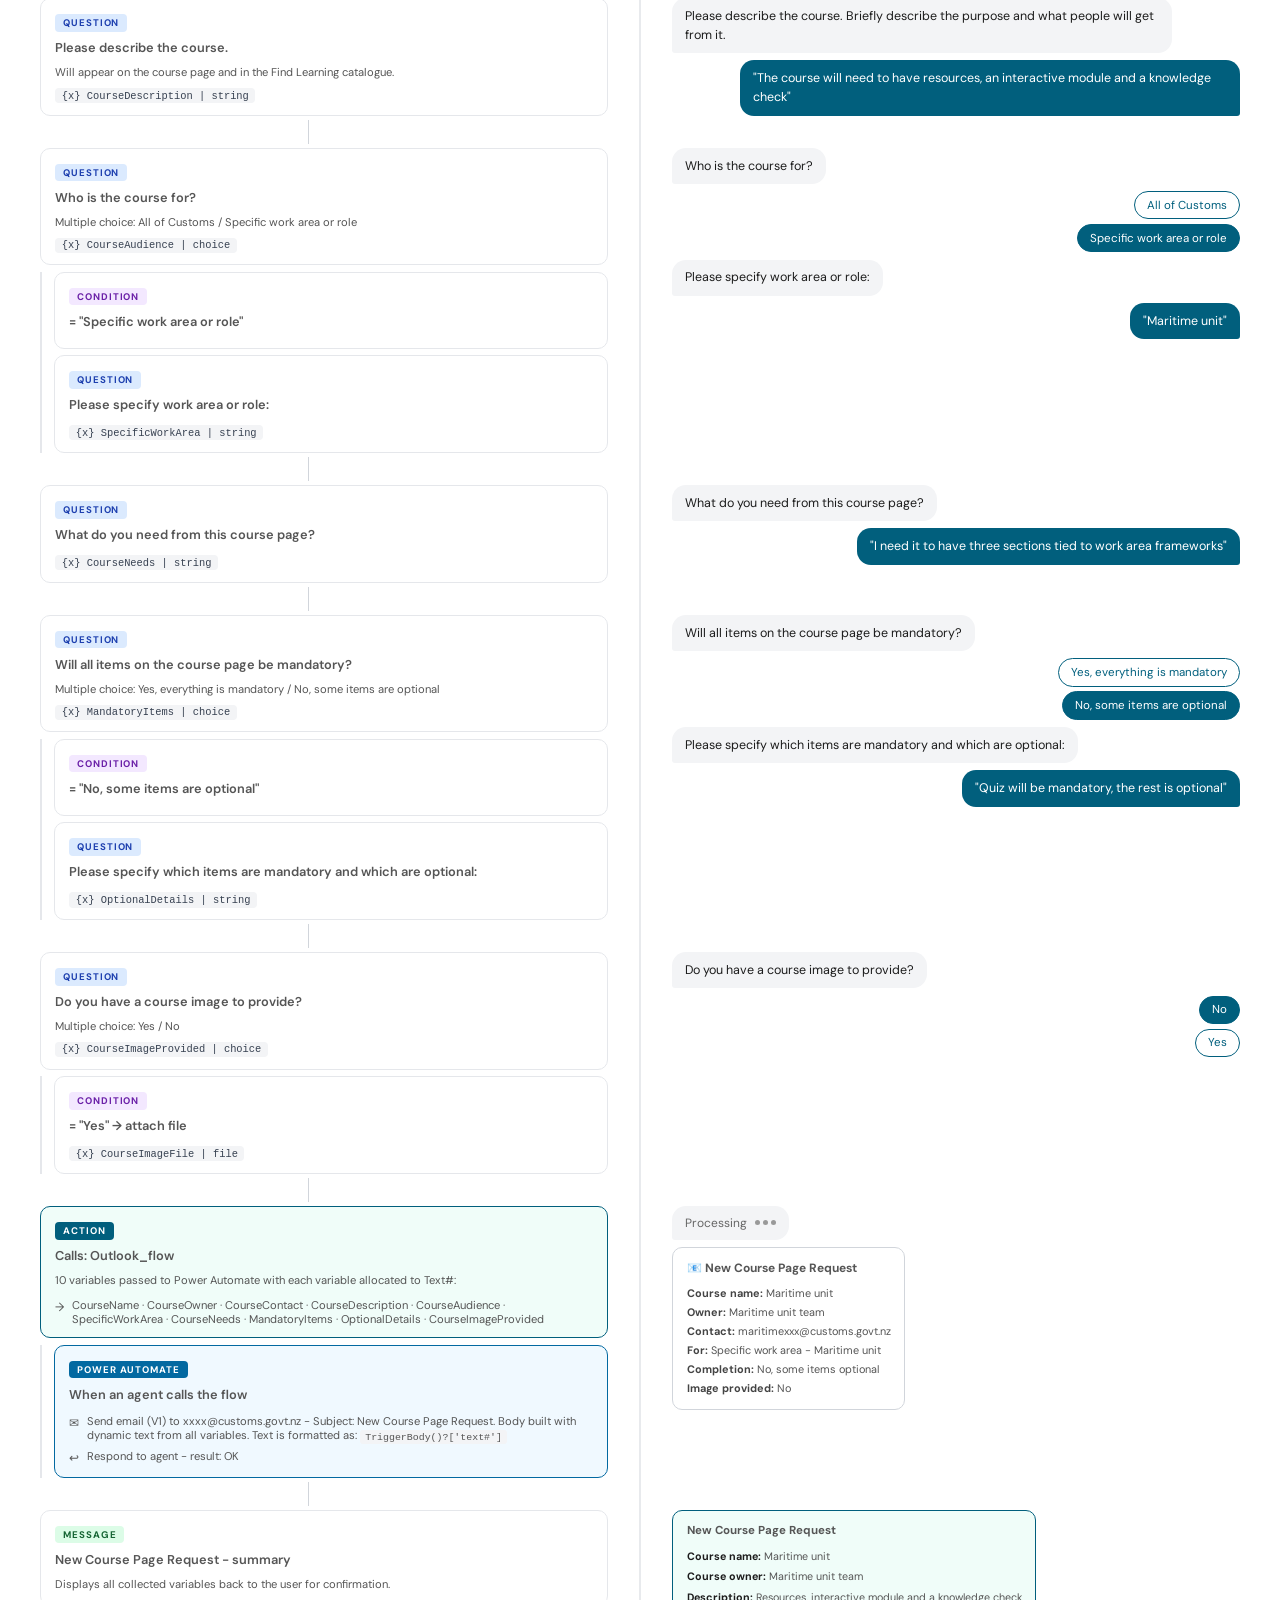
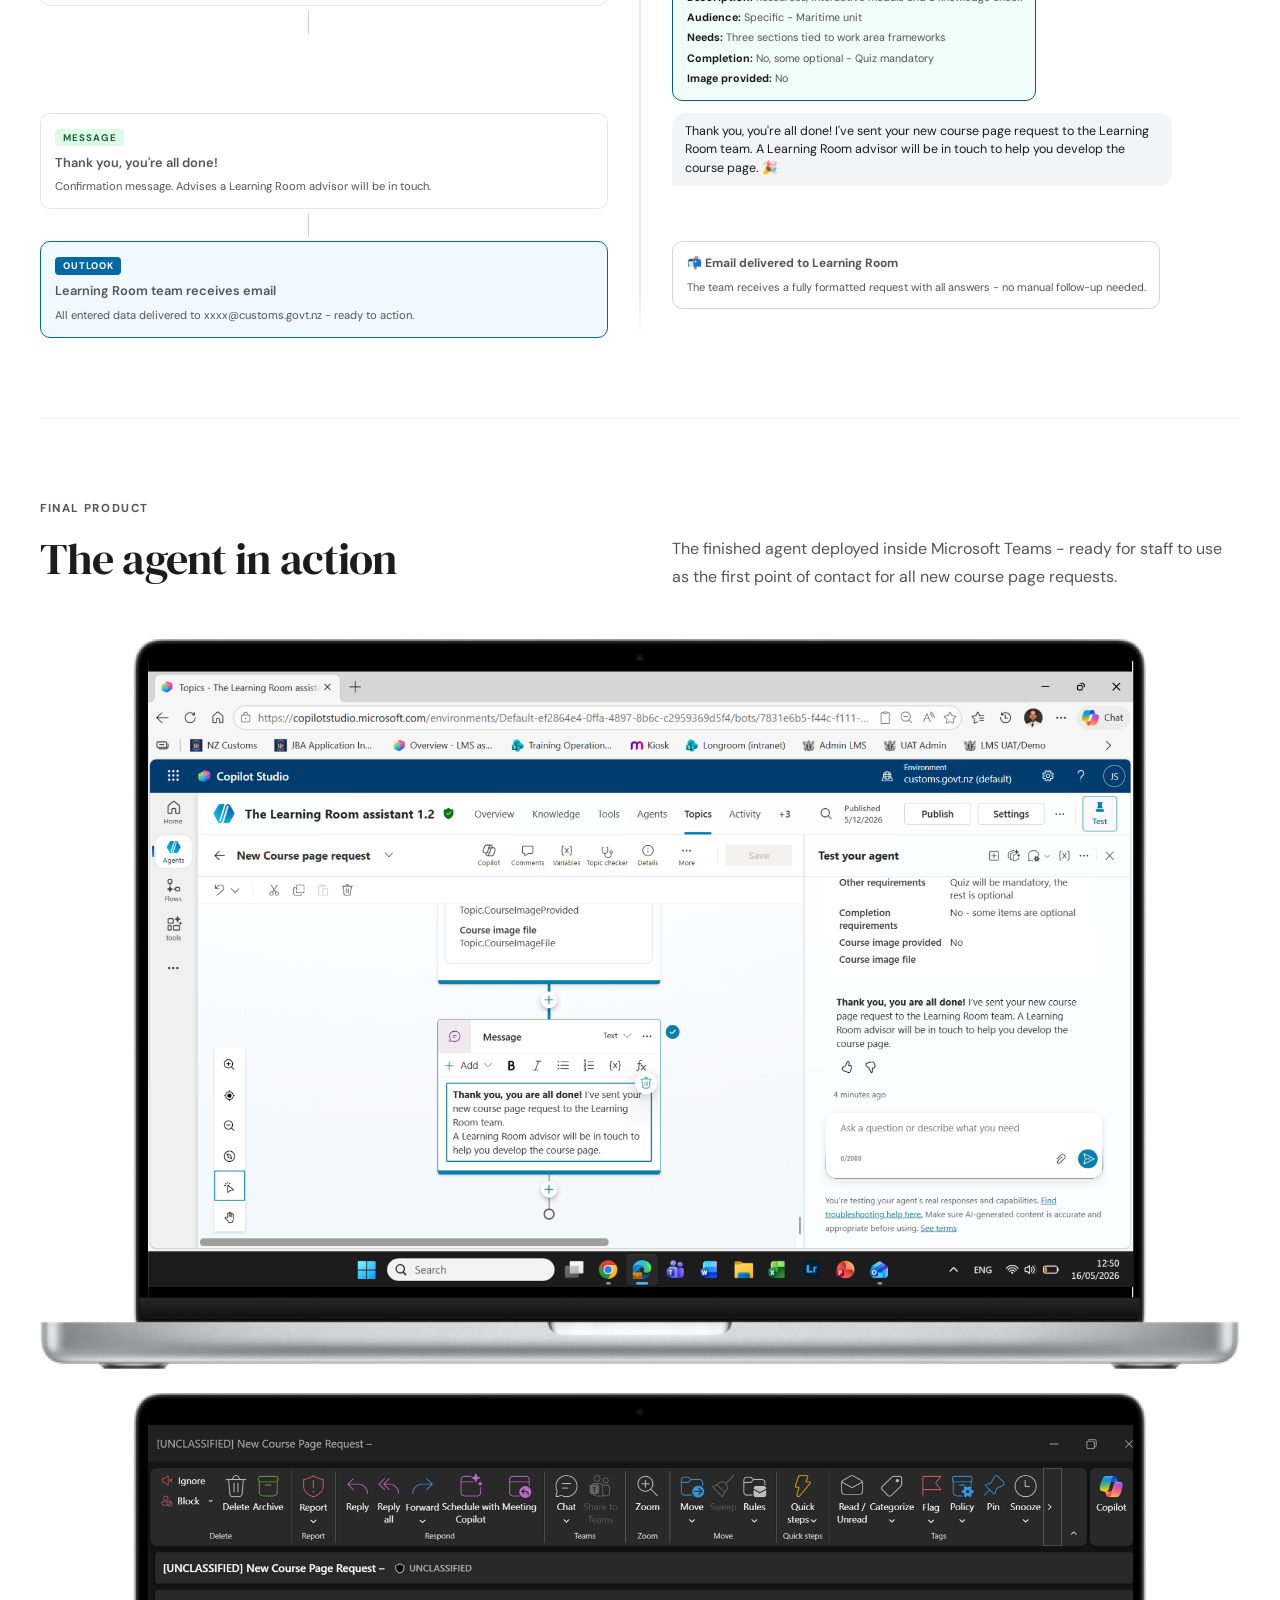
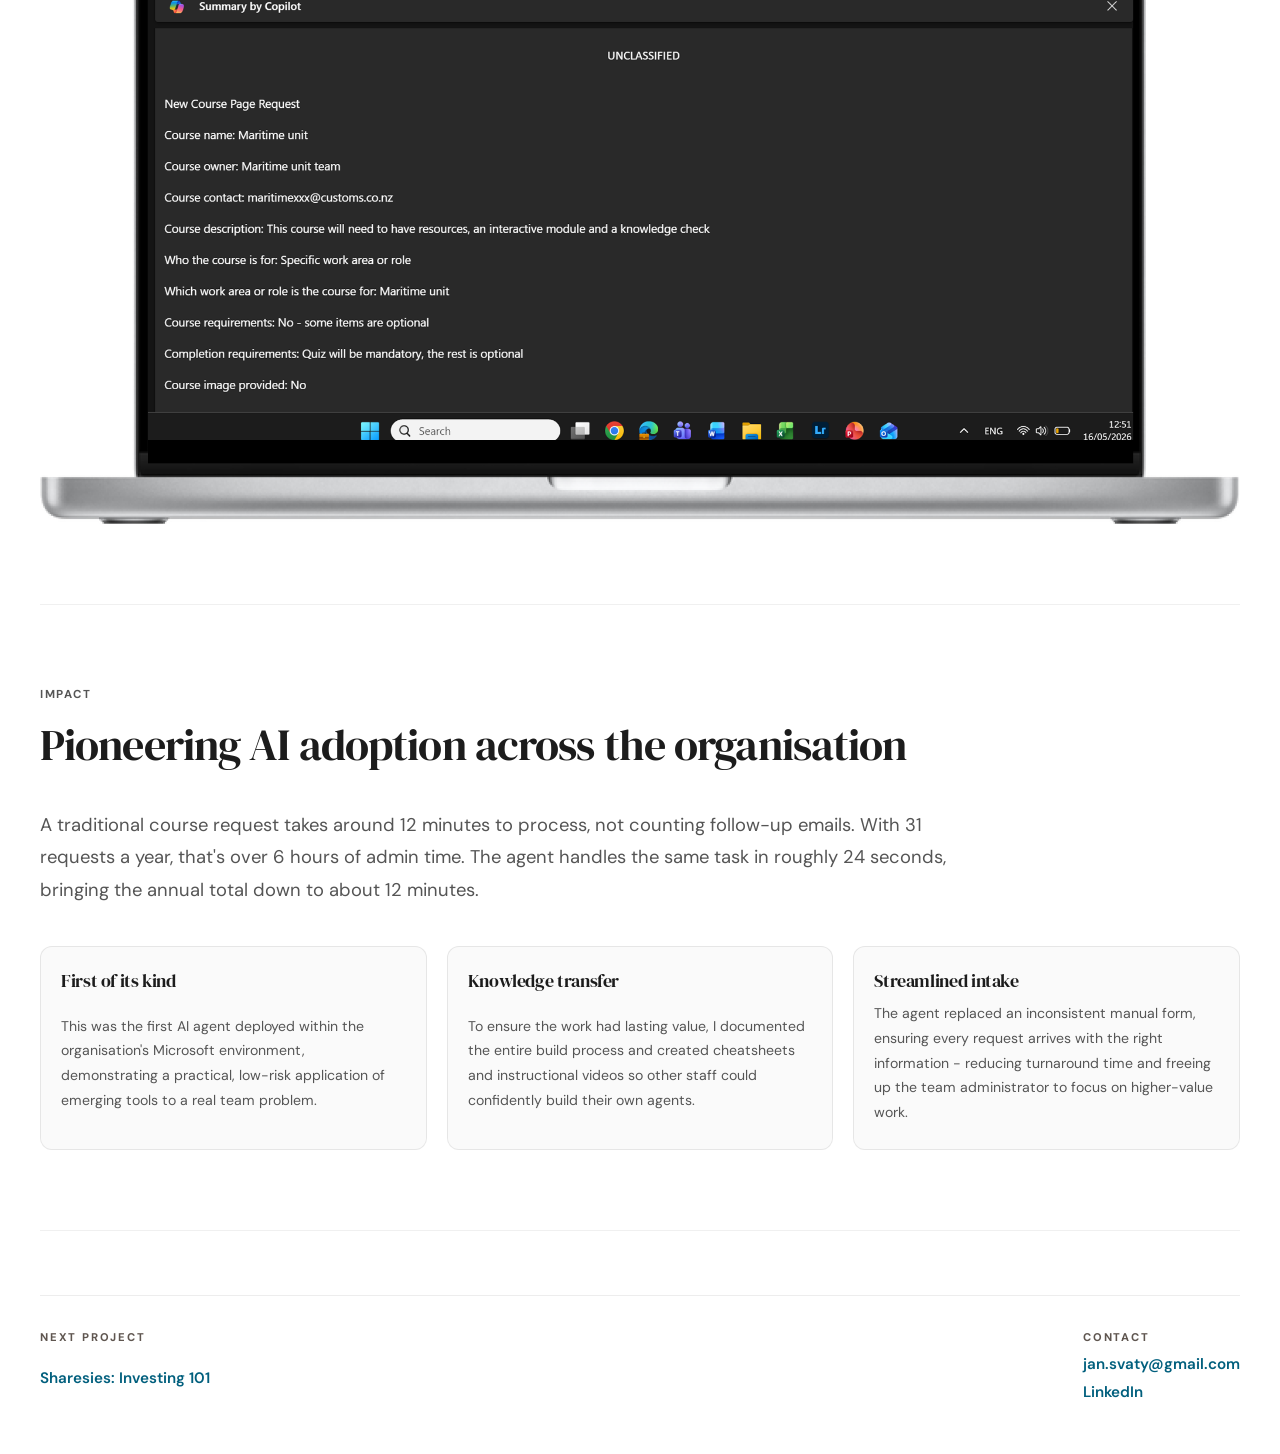
<file: copilot-agent.html>
<!DOCTYPE html>
<html lang="en">
<head>
  <meta charset="UTF-8">
  <meta name="viewport" content="width=device-width, initial-scale=1.0">
  <script>var _t=localStorage.getItem("theme");if(_t)document.documentElement.setAttribute("data-theme",_t);</script>
  <title>PowerAutomated AI Agent | Jan Svaty</title>
  <link rel="preconnect" href="https://fonts.googleapis.com">
  <link rel="preconnect" href="https://fonts.gstatic.com" crossorigin>
  <link href="https://fonts.googleapis.com/css2?family=DM+Sans:ital,opsz,wght@0,9..40,300;0,9..40,400;0,9..40,500;0,9..40,600;0,9..40,700;1,9..40,400&family=DM+Serif+Display:ital@0;1&display=swap" rel="stylesheet">
  <link rel="stylesheet" href="assets/site3.css?v=50">
  <script src="assets/site.js?v=14" defer></script>
  <style>
  /* ── Agent Flow Infographic ───────────────────────── */
  .af-container { margin-top: 3rem; }

  .af-labels {
    display: grid;
    grid-template-columns: 1fr 1fr;
    margin-bottom: 1.25rem;
  }
  .af-label {
    font-family: "DM Sans", sans-serif;
    font-size: 0.78rem;
    font-weight: 700;
    text-transform: uppercase;
    letter-spacing: 0.12em;
    color: #666;
  }
  .af-label:last-child { text-align: right; }

  .af-flow { position: relative; }
  .af-flow::before {
    content: '';
    position: absolute;
    left: 50%;
    top: 0; bottom: 0;
    width: 1px;
    background: linear-gradient(to bottom, transparent, #d1d5db 3rem, #d1d5db calc(100% - 3rem), transparent);
    transform: translateX(-50%);
    pointer-events: none;
    z-index: 0;
  }

  .af-step {
    display: grid;
    grid-template-columns: 1fr 1fr;
    position: relative;
    z-index: 1;
  }
  .af-left  { padding: 0 2rem 0 0; }
  .af-right { padding: 0 0 0 2rem; }

  /* Node cards */
  .af-node {
    background: #fff;
    border: 1.5px solid #e5e7eb;
    border-radius: 10px;
    padding: 0.7rem 0.9rem;
    opacity: 0;
    transform: translateX(-18px);
    transition: opacity 0.45s ease, transform 0.45s ease;
  }
  .af-step.af-visible .af-node { opacity: 1; transform: none; }

  .af-node--action { border-color: #015f7d; background: #f0fdf9; }
  .af-node--flow   { border-color: #0369A1; background: #f0f9ff; }
  .af-node--email  { border-color: #0369A1; background: #f0f9ff; }

  .af-tag {
    display: inline-block;
    font-size: 0.6rem;
    font-weight: 700;
    text-transform: uppercase;
    letter-spacing: 0.09em;
    padding: 0.15rem 0.5rem;
    border-radius: 4px;
    margin-bottom: 0.35rem;
  }
  .af-tag--trigger    { background: #FEF3C7; color: #92400E; }
  .af-tag--message    { background: #DCFCE7; color: #166534; }
  .af-tag--question   { background: #DBEAFE; color: #1E40AF; }
  .af-tag--condition  { background: #F3E8FF; color: #6B21A8; }
  .af-tag--action     { background: #015f7d; color: #fff; }
  .af-tag--flow       { background: #0369A1; color: #fff; }
  .af-tag--email      { background: #0369A1; color: #fff; }

  .af-node-title {
    font-family: "DM Sans", sans-serif;
    font-size: 0.8rem;
    font-weight: 600;
    color: #1c1c1c;
    margin: 0 0 0.2rem;
    line-height: 1.4;
  }
  .af-node-detail {
    font-family: "DM Sans", sans-serif;
    font-size: 0.7rem;
    color: #666;
    margin: 0;
    line-height: 1.5;
  }
  .af-var {
    display: inline-block;
    font-family: monospace;
    font-size: 0.65rem;
    background: #f3f4f6;
    color: #374151;
    padding: 0.1rem 0.4rem;
    border-radius: 4px;
    margin-top: 0.3rem;
  }
  .af-phrases { margin: 0.25rem 0 0; padding-left: 1rem; }
  .af-phrases li {
    font-family: "DM Sans", sans-serif;
    font-size: 0.7rem;
    color: #666;
    line-height: 1.6;
  }

  /* Connector arrow between nodes */
  .af-connector {
    display: flex;
    justify-content: center;
    padding: 0.25rem 2rem 0.25rem 0;
    opacity: 0;
    transition: opacity 0.3s ease 0.5s;
  }
  .af-step.af-visible .af-connector { opacity: 1; }
  .af-connector::after {
    content: '';
    display: block;
    width: 1px;
    height: 1.5rem;
    background: #d1d5db;
  }

  /* Branch sub-nodes */
  .af-branch {
    margin-top: 0.4rem;
    padding-left: 0.75rem;
    border-left: 2px solid #e5e7eb;
    opacity: 0;
    transform: translateX(-10px);
    transition: opacity 0.4s ease 0.15s, transform 0.4s ease 0.15s;
  }
  .af-step.af-visible .af-branch { opacity: 1; transform: none; }

  /* Flow sub-steps within action node */
  .af-flow-steps { margin-top: 0.5rem; display: grid; gap: 0.4rem; }
  .af-flow-item {
    display: flex;
    gap: 0.5rem;
    align-items: flex-start;
    font-family: "DM Sans", sans-serif;
    font-size: 0.7rem;
    color: #555;
  }
  .af-flow-icon {
    font-size: 0.75rem;
    flex-shrink: 0;
    margin-top: 0.05rem;
  }

  /* Chat column */
  .af-chat {
    display: flex;
    flex-direction: column;
    gap: 0.45rem;
    padding-bottom: 0.75rem;
    opacity: 0;
    transform: translateX(18px);
    transition: opacity 0.45s ease 0.25s, transform 0.45s ease 0.25s;
  }
  .af-step.af-visible .af-chat { opacity: 1; transform: none; }

  .af-bubble {
    max-width: 88%;
    padding: 0.55rem 0.8rem;
    border-radius: 14px;
    font-family: "DM Sans", sans-serif;
    font-size: 0.78rem;
    line-height: 1.5;
  }
  .af-bubble--bot  { background: #f3f4f6; color: #1c1c1c; border-bottom-left-radius: 3px; align-self: flex-start; }
  .af-bubble--user { background: #015f7d; color: #fff; border-bottom-right-radius: 3px; align-self: flex-end; }

  .af-choices { display: flex; flex-direction: column; gap: 0.3rem; align-self: flex-end; align-items: flex-end; width: fit-content; margin-left: auto; }
  .af-choice-btn {
    padding: 0.35rem 0.75rem;
    border: 1.5px solid #015f7d;
    border-radius: 20px;
    font-family: "DM Sans", sans-serif;
    font-size: 0.72rem;
    color: #015f7d;
    background: #fff;
    cursor: default;
    white-space: nowrap;
  }
  .af-choice-btn.af-selected { background: #015f7d; color: #fff; }

  .af-processing {
    display: flex;
    align-items: center;
    gap: 0.5rem;
    padding: 0.55rem 0.8rem;
    background: #f3f4f6;
    border-radius: 14px;
    border-bottom-left-radius: 3px;
    font-family: "DM Sans", sans-serif;
    font-size: 0.75rem;
    color: #666;
    align-self: flex-start;
  }
  .af-dots { display: flex; gap: 3px; }
  .af-dot { width: 5px; height: 5px; border-radius: 50%; background: #999; animation: af-pulse 1.2s ease-in-out infinite; }
  .af-dot:nth-child(2) { animation-delay: 0.2s; }
  .af-dot:nth-child(3) { animation-delay: 0.4s; }
  @keyframes af-pulse {
    0%, 100% { opacity: 0.3; transform: scale(0.85); }
    50% { opacity: 1; transform: scale(1.1); }
  }

  .af-email-card {
    background: #fff;
    border: 1.5px solid #d1d5db;
    border-radius: 10px;
    padding: 0.65rem 0.85rem;
    align-self: flex-start;
    max-width: 100%;
  }
  .af-email-subject { font-family: "DM Sans", sans-serif; font-size: 0.75rem; font-weight: 700; color: #1c1c1c; margin: 0 0 0.3rem; }
  .af-email-row { font-family: "DM Sans", sans-serif; font-size: 0.68rem; color: #666; margin: 0; line-height: 1.65; }
  .af-email-row strong { color: #444; }

  .af-summary-card {
    background: #f0fdf9;
    border: 1.5px solid #015f7d;
    border-radius: 10px;
    padding: 0.65rem 0.85rem;
    align-self: flex-start;
    max-width: 100%;
  }
  .af-summary-title { font-family: "DM Sans", sans-serif; font-size: 0.72rem; font-weight: 700; color: #015f7d; margin: 0 0 0.35rem; }
  .af-summary-row { font-family: "DM Sans", sans-serif; font-size: 0.67rem; color: #555; margin: 0.1rem 0; line-height: 1.5; }
  .af-summary-row strong { color: #1c1c1c; }

  @media (max-width: 700px) {
    .af-step { grid-template-columns: 1fr; }
    .af-flow::before { display: none; }
    .af-left { padding: 0; }
    .af-right { padding: 0.5rem 0 0; }
    .af-connector { padding-right: 0; }
    .af-labels { display: none; }
  }
  @media (min-width: 721px) {
    .site-nav { display: flex !important; }
  }
  .mob-br { display: none; }
  .title-mob { display: none; }
  .title-desk { display: inline; }
  @media (max-width: 860px) {
    .mob-br { display: block; }
    .ab-section-h2 { white-space: normal; }
    .title-mob { display: inline; }
    .title-desk { display: none; }
  }
  </style>
</head>
<body class="cs-editorial cs-copilot">
  <div class="site-shell cs-shell">
    <header class="site-header">
      <a class="brand home-brand" href="index.html" aria-label="Jan Svaty home">
        <img src="assets/images/logo-mark.png" alt="Jan Svaty logo">
      </a>
      <div class="nav-toggle-group"><button class="nav-toggle" type="button" aria-expanded="false" aria-controls="site-nav"><svg width="30" height="30" viewBox="0 0 24 24" fill="none" aria-hidden="true"><rect y="5" width="24" height="2.5" rx="1.25" fill="currentColor"/><rect y="11" width="24" height="2.5" rx="1.25" fill="currentColor"/><rect y="17" width="24" height="2.5" rx="1.25" fill="currentColor"/></svg></button><button class="theme-toggle theme-toggle-mobile" type="button" aria-label="Toggle dark mode"><svg class="icon-moon" width="20" height="20" viewBox="0 0 24 24" fill="none" aria-hidden="true"><path d="M21 12.79A9 9 0 1 1 11.21 3 7 7 0 0 0 21 12.79z" fill="currentColor"/></svg><svg class="icon-sun" width="20" height="20" viewBox="0 0 24 24" fill="none" aria-hidden="true"><circle cx="12" cy="12" r="5" fill="currentColor"/><path stroke="currentColor" stroke-width="2" stroke-linecap="round" d="M12 1v2M12 21v2M4.22 4.22l1.42 1.42M18.36 18.36l1.42 1.42M1 12h2M21 12h2M4.22 19.78l1.42-1.42M18.36 5.64l1.42-1.42"/></svg></button></div>
      <nav id="site-nav" class="site-nav">
        <a href="about.html">About</a>
        <a href="https://www.linkedin.com/in/jansvaty/" target="_blank" rel="noreferrer">LinkedIn</a>
        <a class="button button-outline" href="contact.html">Contact me</a>
        <button class="theme-toggle" type="button" aria-label="Toggle dark mode"><svg class="icon-moon" width="20" height="20" viewBox="0 0 24 24" fill="none" aria-hidden="true"><path d="M21 12.79A9 9 0 1 1 11.21 3 7 7 0 0 0 21 12.79z" fill="currentColor"/></svg><svg class="icon-sun" width="20" height="20" viewBox="0 0 24 24" fill="none" aria-hidden="true"><circle cx="12" cy="12" r="5" fill="currentColor"/><path stroke="currentColor" stroke-width="2" stroke-linecap="round" d="M12 1v2M12 21v2M4.22 4.22l1.42 1.42M18.36 18.36l1.42 1.42M1 12h2M21 12h2M4.22 19.78l1.42-1.42M18.36 5.64l1.42-1.42"/></svg></button>
      </nav>
    </header>

    <main>
      <section class="cs-hero">
        <div class="cs-hero-text">
          <p class="cs-tag">Case Study - AI &amp; Instructional Design</p>
          <h1 class="cs-title"><span class="title-desk">PowerAutomated</span><span class="title-mob">Power-<br>Automated</span><br><em style="color: #0f8b8d;">AI Agent</em></h1>
          <div class="cs-meta" aria-label="Project details">
            <div class="cs-meta-row">
              <span class="cs-meta-label">Role</span>
              <p class="cs-meta-value">UX, Instructional Design, User Research, Coding</p>
            </div>
            <div class="cs-meta-row">
              <span class="cs-meta-label">Client</span>
              <p class="cs-meta-value">New Zealand Customs Service</p>
            </div>
            <div class="cs-meta-row">
              <span class="cs-meta-label">Deliverables</span>
              <p class="cs-meta-value">AI agent, Power Automate flow, cheatsheets, instructional videos</p>
            </div>
            <div class="cs-meta-row">
              <span class="cs-meta-label">Year</span>
              <p class="cs-meta-value">2024</p>
            </div>
          </div>
        </div>
        <div class="cs-hero-image">
          <img src="assets/images/copilot-hero.png" alt="Microsoft Copilot Studio - AI agent builder">
        </div>
      </section>

      <div class="cs-body">

        <section class="cs-section reveal">
          <p class="cs-eyebrow">Challenge</p>
          <div class="cs-section-split">
            <h2>Replacing a manual process with an intelligent first point of contact</h2>
            <div class="cs-prose">
              <p>The Learning Design team at New Zealand Customs Service used a manual form to handle course page requests. It was a slow, inconsistent process with too much back-and-forth. With AI tools available in Microsoft 365, there was a clear opportunity to streamline it.</p>
            </div>
          </div>
          <div class="cs-challenge-wrap" style="margin-top:2.5rem;max-width:700px;margin-left:auto;margin-right:auto;">
            <img src="assets/images/copilot-agent-challenge.png" alt="Course page request form" class="cs-blend-img" style="width:100%;border-radius:1.25rem;display:block;">
          </div>
        </section>

        <section class="cs-section reveal">
          <p class="cs-eyebrow">Approach</p>
          <div class="cs-section-split">
            <h2>Self-driven, end-to-end - from research to working product</h2>
            <div class="cs-prose">
              <p>Self-initiated and end-to-end. I identified the opportunity, ran the research, and designed and built the solution independently, spanning UX, conversational flow, Power Automate integration, and instructional design.</p>
            </div>
          </div>
        </section>

        <section class="cs-section reveal">
          <p class="cs-eyebrow">Research</p>
          <div class="cs-section-split">
            <h2>Needs analysis with the full team</h2>
            <div class="cs-prose">
              <p>I spoke with every team member to surface pain points in the existing process. The key issues were:</p>
              <ul>
                <li>The current process was too time-consuming</li>
                <li>Communication spread across multiple emails led to unclear expectations from the client</li>
                <li>Documentation was often inconsistent</li>
              </ul>
            </div>
          </div>
        </section>

        <section class="cs-section reveal">
          <p class="cs-eyebrow">Problem Framing and Development</p>
          <div class="cs-section-split">
            <h2>A clear design question, and three rounds of testing</h2>
            <div class="cs-prose">
              <p>From that research I framed a How Might We question to guide the design direction:</p>
              <p class="cs-hmw"><strong>How might we create an agent that automates new course page requests and minimises manual labour?</strong></p>
              <p>Once a working prototype was in place, I ran three rounds of usability testing with five participants each. The sessions focused primarily on information architecture and structure, making sure the conversation flow felt logical, that questions appeared in the right order, and that the language matched how the team actually talked about their work.</p>
            </div>
          </div>
        </section>

        <section class="cs-section reveal">
          <p class="cs-eyebrow">Solution</p>
          <div class="cs-section-split">
            <h2>An AI agent that guides clients through the request process</h2>
            <div class="cs-prose">
              <p>Built in Microsoft Copilot Studio, the agent serves as an intelligent intake form. It guides clients through a structured conversation - gathering all the information the Learning Design team needs to begin work on a new course page - then automatically compiles the responses and sends a formatted summary to the team via Outlook.</p>
              <p>The back end connects Copilot Studio topics and triggers to a Power Automate flow, which processes the collected answers using dynamic text and routes the completed request to the appropriate inbox - no manual chasing required.</p>
            </div>
          </div>
        </section>

        <section class="cs-section">
          <p class="cs-eyebrow">Flow</p>
          <div class="cs-section-split">
            <h2>The agent, step by step</h2>
            <div class="cs-prose">
              <p>Scroll to watch the back-end logic unfold alongside the user's experience. Back-end Copilot Studio logic on the left, the live conversation on the right.</p>
            </div>
          </div>

          <div class="af-container">
            <div class="af-labels">
              <span class="af-label">← Back-end · Copilot Studio</span>
              <span class="af-label">Front-end · User →</span>
            </div>

            <div class="af-flow">

              <!-- 1. Trigger -->
              <div class="af-step">
                <div class="af-left">
                  <div class="af-node">
                    <span class="af-tag af-tag--trigger">Trigger</span>
                    <p class="af-node-title">User says a phrase</p>
                    <ul class="af-phrases">
                      <li>"Request new course page"</li>
                      <li>"Create a course page"</li>
                      <li>"Add new course page to the learning room"</li>
                      <li>"I need a new course page"</li>
                      <li>"Submit request for a course page"</li>
                    </ul>
                  </div>
                  <div class="af-connector"></div>
                </div>
                <div class="af-right">
                  <div class="af-chat">
                    <div class="af-bubble af-bubble--user">"I want a new course page"</div>
                  </div>
                </div>
              </div>

              <!-- 2. Message - Welcome -->
              <div class="af-step">
                <div class="af-left">
                  <div class="af-node">
                    <span class="af-tag af-tag--message">Message</span>
                    <p class="af-node-title">New course page request</p>
                    <p class="af-node-detail">Welcome message displayed. Instructs user to fill out as much information as possible.</p>
                  </div>
                  <div class="af-connector"></div>
                </div>
                <div class="af-right">
                  <div class="af-chat">
                    <div class="af-bubble af-bubble--bot">New course page request - in order to create a new course page please fill out as much information as possible. A Learning Room advisor will then work with you to develop the course page.</div>
                  </div>
                </div>
              </div>

              <!-- 3. Q: Course name -->
              <div class="af-step">
                <div class="af-left">
                  <div class="af-node">
                    <span class="af-tag af-tag--question">Question</span>
                    <p class="af-node-title">What is the name of the course?</p>
                    <p class="af-node-detail">Identify: User's entire response</p>
                    <span class="af-var">{x} CourseName | string</span>
                  </div>
                  <div class="af-connector"></div>
                </div>
                <div class="af-right">
                  <div class="af-chat">
                    <div class="af-bubble af-bubble--bot">What is the name of the course?</div>
                    <div class="af-bubble af-bubble--user">"Maritime unit"</div>
                  </div>
                </div>
              </div>

              <!-- 4. Q: Course owner -->
              <div class="af-step">
                <div class="af-left">
                  <div class="af-node">
                    <span class="af-tag af-tag--question">Question</span>
                    <p class="af-node-title">Who will be the course owner?</p>
                    <p class="af-node-detail">The team taking responsibility for the learning.</p>
                    <span class="af-var">{x} CourseOwner | string</span>
                  </div>
                  <div class="af-connector"></div>
                </div>
                <div class="af-right">
                  <div class="af-chat">
                    <div class="af-bubble af-bubble--bot">Who will be the course owner? (This should be the team taking responsibility for the learning.)</div>
                    <div class="af-bubble af-bubble--user">"Maritime unit team"</div>
                  </div>
                </div>
              </div>

              <!-- 5. Q: Course contact -->
              <div class="af-step">
                <div class="af-left">
                  <div class="af-node">
                    <span class="af-tag af-tag--question">Question</span>
                    <p class="af-node-title">What is the contact for the owner?</p>
                    <p class="af-node-detail">Usually an email address for the responsible person or team.</p>
                    <span class="af-var">{x} CourseContact | string</span>
                  </div>
                  <div class="af-connector"></div>
                </div>
                <div class="af-right">
                  <div class="af-chat">
                    <div class="af-bubble af-bubble--bot">What is the contact for the owner? This is usually an email address for the responsible person or team.</div>
                    <div class="af-bubble af-bubble--user">"maritimexxx@customs.govt.nz"</div>
                  </div>
                </div>
              </div>

              <!-- 6. Q: Course description -->
              <div class="af-step">
                <div class="af-left">
                  <div class="af-node">
                    <span class="af-tag af-tag--question">Question</span>
                    <p class="af-node-title">Please describe the course.</p>
                    <p class="af-node-detail">Will appear on the course page and in the Find Learning catalogue.</p>
                    <span class="af-var">{x} CourseDescription | string</span>
                  </div>
                  <div class="af-connector"></div>
                </div>
                <div class="af-right">
                  <div class="af-chat">
                    <div class="af-bubble af-bubble--bot">Please describe the course. Briefly describe the purpose and what people will get from it.</div>
                    <div class="af-bubble af-bubble--user">"The course will need to have resources, an interactive module and a knowledge check"</div>
                  </div>
                </div>
              </div>

              <!-- 7. Q: Audience + Condition -->
              <div class="af-step">
                <div class="af-left">
                  <div class="af-node">
                    <span class="af-tag af-tag--question">Question</span>
                    <p class="af-node-title">Who is the course for?</p>
                    <p class="af-node-detail">Multiple choice: All of Customs / Specific work area or role</p>
                    <span class="af-var">{x} CourseAudience | choice</span>
                  </div>
                  <div class="af-branch">
                    <div class="af-node">
                      <span class="af-tag af-tag--condition">Condition</span>
                      <p class="af-node-title">= "Specific work area or role"</p>
                    </div>
                    <div class="af-node" style="margin-top:0.4rem;">
                      <span class="af-tag af-tag--question">Question</span>
                      <p class="af-node-title">Please specify work area or role:</p>
                      <span class="af-var">{x} SpecificWorkArea | string</span>
                    </div>
                  </div>
                  <div class="af-connector"></div>
                </div>
                <div class="af-right">
                  <div class="af-chat">
                    <div class="af-bubble af-bubble--bot">Who is the course for?</div>
                    <div class="af-choices">
                      <span class="af-choice-btn">All of Customs</span>
                      <span class="af-choice-btn af-selected">Specific work area or role</span>
                    </div>
                    <div class="af-bubble af-bubble--bot">Please specify work area or role:</div>
                    <div class="af-bubble af-bubble--user">"Maritime unit"</div>
                  </div>
                </div>
              </div>

              <!-- 8. Q: Course needs -->
              <div class="af-step">
                <div class="af-left">
                  <div class="af-node">
                    <span class="af-tag af-tag--question">Question</span>
                    <p class="af-node-title">What do you need from this course page?</p>
                    <span class="af-var">{x} CourseNeeds | string</span>
                  </div>
                  <div class="af-connector"></div>
                </div>
                <div class="af-right">
                  <div class="af-chat">
                    <div class="af-bubble af-bubble--bot">What do you need from this course page?</div>
                    <div class="af-bubble af-bubble--user">"I need it to have three sections tied to work area frameworks"</div>
                  </div>
                </div>
              </div>

              <!-- 9. Q: Mandatory + Condition -->
              <div class="af-step">
                <div class="af-left">
                  <div class="af-node">
                    <span class="af-tag af-tag--question">Question</span>
                    <p class="af-node-title">Will all items on the course page be mandatory?</p>
                    <p class="af-node-detail">Multiple choice: Yes, everything is mandatory / No, some items are optional</p>
                    <span class="af-var">{x} MandatoryItems | choice</span>
                  </div>
                  <div class="af-branch">
                    <div class="af-node">
                      <span class="af-tag af-tag--condition">Condition</span>
                      <p class="af-node-title">= "No, some items are optional"</p>
                    </div>
                    <div class="af-node" style="margin-top:0.4rem;">
                      <span class="af-tag af-tag--question">Question</span>
                      <p class="af-node-title">Please specify which items are mandatory and which are optional:</p>
                      <span class="af-var">{x} OptionalDetails | string</span>
                    </div>
                  </div>
                  <div class="af-connector"></div>
                </div>
                <div class="af-right">
                  <div class="af-chat">
                    <div class="af-bubble af-bubble--bot">Will all items on the course page be mandatory?</div>
                    <div class="af-choices">
                      <span class="af-choice-btn">Yes, everything is mandatory</span>
                      <span class="af-choice-btn af-selected">No, some items are optional</span>
                    </div>
                    <div class="af-bubble af-bubble--bot">Please specify which items are mandatory and which are optional:</div>
                    <div class="af-bubble af-bubble--user">"Quiz will be mandatory, the rest is optional"</div>
                  </div>
                </div>
              </div>

              <!-- 10. Q: Course image + Condition -->
              <div class="af-step">
                <div class="af-left">
                  <div class="af-node">
                    <span class="af-tag af-tag--question">Question</span>
                    <p class="af-node-title">Do you have a course image to provide?</p>
                    <p class="af-node-detail">Multiple choice: Yes / No</p>
                    <span class="af-var">{x} CourseImageProvided | choice</span>
                  </div>
                  <div class="af-branch">
                    <div class="af-node">
                      <span class="af-tag af-tag--condition">Condition</span>
                      <p class="af-node-title">= "Yes" → attach file</p>
                      <span class="af-var">{x} CourseImageFile | file</span>
                    </div>
                  </div>
                  <div class="af-connector"></div>
                </div>
                <div class="af-right">
                  <div class="af-chat">
                    <div class="af-bubble af-bubble--bot">Do you have a course image to provide?</div>
                    <div class="af-choices">
                      <span class="af-choice-btn af-selected">No</span>
                      <span class="af-choice-btn">Yes</span>
                    </div>
                  </div>
                </div>
              </div>

              <!-- 11. Action + Power Automate Flow -->
              <div class="af-step">
                <div class="af-left">
                  <div class="af-node af-node--action">
                    <span class="af-tag af-tag--action">Action</span>
                    <p class="af-node-title">Calls: Outlook_flow</p>
                    <p class="af-node-detail">10 variables passed to Power Automate with each variable allocated to Text#:</p>
                    <div class="af-flow-steps">
                      <div class="af-flow-item"><span class="af-flow-icon">→</span><span>CourseName · CourseOwner · CourseContact · CourseDescription · CourseAudience · SpecificWorkArea · CourseNeeds · MandatoryItems · OptionalDetails · CourseImageProvided</span></div>
                    </div>
                  </div>
                  <div class="af-branch">
                    <div class="af-node af-node--flow">
                      <span class="af-tag af-tag--flow">Power Automate</span>
                      <p class="af-node-title">When an agent calls the flow</p>
                      <div class="af-flow-steps">
                        <div class="af-flow-item"><span class="af-flow-icon">✉</span><span>Send email (V1) to xxxx@customs.govt.nz - Subject: New Course Page Request. Body built with dynamic text from all variables. Text is formatted as: <code style="font-size:0.62rem;background:#f3f4f6;padding:0.1rem 0.3rem;border-radius:3px;">TriggerBody()?['text#']</code></span></div>
                        <div class="af-flow-item"><span class="af-flow-icon">↩</span><span>Respond to agent - result: OK</span></div>
                      </div>
                    </div>
                  </div>
                  <div class="af-connector"></div>
                </div>
                <div class="af-right">
                  <div class="af-chat">
                    <div class="af-processing">
                      <span>Processing</span>
                      <div class="af-dots">
                        <div class="af-dot"></div>
                        <div class="af-dot"></div>
                        <div class="af-dot"></div>
                      </div>
                    </div>
                    <div class="af-email-card">
                      <p class="af-email-subject">📧 New Course Page Request</p>
                      <p class="af-email-row"><strong>Course name:</strong> Maritime unit</p>
                      <p class="af-email-row"><strong>Owner:</strong> Maritime unit team</p>
                      <p class="af-email-row"><strong>Contact:</strong> maritimexxx@customs.govt.nz</p>
                      <p class="af-email-row"><strong>For:</strong> Specific work area - Maritime unit</p>
                      <p class="af-email-row"><strong>Completion:</strong> No, some items optional</p>
                      <p class="af-email-row"><strong>Image provided:</strong> No</p>
                    </div>
                  </div>
                </div>
              </div>

              <!-- 12. Message - Summary -->
              <div class="af-step">
                <div class="af-left">
                  <div class="af-node">
                    <span class="af-tag af-tag--message">Message</span>
                    <p class="af-node-title">New Course Page Request - summary</p>
                    <p class="af-node-detail">Displays all collected variables back to the user for confirmation.</p>
                  </div>
                  <div class="af-connector"></div>
                </div>
                <div class="af-right">
                  <div class="af-chat">
                    <div class="af-summary-card">
                      <p class="af-summary-title">New Course Page Request</p>
                      <p class="af-summary-row"><strong>Course name:</strong> Maritime unit</p>
                      <p class="af-summary-row"><strong>Course owner:</strong> Maritime unit team</p>
                      <p class="af-summary-row"><strong>Description:</strong> Resources, interactive module and a knowledge check</p>
                      <p class="af-summary-row"><strong>Audience:</strong> Specific - Maritime unit</p>
                      <p class="af-summary-row"><strong>Needs:</strong> Three sections tied to work area frameworks</p>
                      <p class="af-summary-row"><strong>Completion:</strong> No, some optional - Quiz mandatory</p>
                      <p class="af-summary-row"><strong>Image provided:</strong> No</p>
                    </div>
                  </div>
                </div>
              </div>

              <!-- 13. Message - Thank you -->
              <div class="af-step">
                <div class="af-left">
                  <div class="af-node">
                    <span class="af-tag af-tag--message">Message</span>
                    <p class="af-node-title">Thank you, you're all done!</p>
                    <p class="af-node-detail">Confirmation message. Advises a Learning Room advisor will be in touch.</p>
                  </div>
                  <div class="af-connector"></div>
                </div>
                <div class="af-right">
                  <div class="af-chat">
                    <div class="af-bubble af-bubble--bot">Thank you, you're all done! I've sent your new course page request to the Learning Room team. A Learning Room advisor will be in touch to help you develop the course page. 🎉</div>
                  </div>
                </div>
              </div>

              <!-- 14. Email received -->
              <div class="af-step">
                <div class="af-left">
                  <div class="af-node af-node--email">
                    <span class="af-tag af-tag--email">Outlook</span>
                    <p class="af-node-title">Learning Room team receives email</p>
                    <p class="af-node-detail">All entered data delivered to xxxx@customs.govt.nz - ready to action.</p>
                  </div>
                </div>
                <div class="af-right">
                  <div class="af-chat">
                    <div class="af-email-card">
                      <p class="af-email-subject">📬 Email delivered to Learning Room</p>
                      <p class="af-email-row">The team receives a fully formatted request with all answers - no manual follow-up needed.</p>
                    </div>
                  </div>
                </div>
              </div>

            </div><!-- .af-flow -->
          </div><!-- .af-container -->
        </section>

        <section class="cs-section reveal">
          <p class="cs-eyebrow">Final Product</p>
          <div class="cs-section-split">
            <h2>The agent in action</h2>
            <div class="cs-prose">
              <p>The finished agent deployed inside Microsoft Teams - ready for staff to use as the first point of contact for all new course page requests.</p>
            </div>
          </div>
          <img src="assets/images/copilot-backend.png" alt="Copilot Studio - New Course page request topic and live test panel" style="width: 100%; display: block; margin-top: 3rem; border-radius: 12px;">
          <img src="assets/images/copilot-email.png" alt="Outlook - New Course Page Request email received by the Learning Room team" style="width: 100%; display: block; margin-top: 1.5rem; border-radius: 12px;">
        </section>

        <section class="cs-section reveal">
          <p class="cs-eyebrow">Impact</p>
          <h2 class="ab-section-h2">Pioneering AI adoption<br class="mob-br"> across the organisation</h2>
          <p class="cs-impact-stat">A traditional course request takes around 12 minutes to process, not counting follow-up emails. With 31 requests a year, that's over 6 hours of admin time. The agent handles the same task in roughly 24 seconds, bringing the annual total down to about 12 minutes.</p>
          <div class="cs-cards">
            <article class="cs-card">
              <h3>First of its kind</h3>
              <p>This was the first AI agent deployed within the organisation's Microsoft environment, demonstrating a practical, low-risk application of emerging tools to a real team problem.</p>
            </article>
            <article class="cs-card">
              <h3>Knowledge transfer</h3>
              <p>To ensure the work had lasting value, I documented the entire build process and created cheatsheets and instructional videos so other staff could confidently build their own agents.</p>
            </article>
            <article class="cs-card">
              <h3>Streamlined intake</h3>
              <p>The agent replaced an inconsistent manual form, ensuring every request arrives with the right information - reducing turnaround time and freeing up the team administrator to focus on higher-value work.</p>
            </article>
          </div>
        </section>

      </div>
    </main>

    <footer class="site-footer cs-footer reveal">
      <div>
        <p class="eyebrow">Next project</p>
        <a class="footer-link" href="sharesies-investing-101.html">Sharesies: Investing 101</a>
      </div>
      <div>
        <p class="eyebrow">Contact</p>
        <a class="footer-link" href="mailto:jan.svaty@gmail.com">jan.svaty@gmail.com</a>
        <a class="footer-link" href="https://www.linkedin.com/in/jansvaty/" target="_blank" rel="noreferrer">LinkedIn</a>
      </div>
    </footer>
  </div>
  <script>
    (function () {
      var steps = document.querySelectorAll('.af-step');
      if (!steps.length || !window.IntersectionObserver) {
        steps.forEach(function (s) { s.classList.add('af-visible'); });
        return;
      }
      var obs = new IntersectionObserver(function (entries) {
        entries.forEach(function (entry) {
          if (entry.isIntersecting) {
            entry.target.classList.add('af-visible');
            obs.unobserve(entry.target);
          }
        });
      }, { threshold: 0.08 });
      steps.forEach(function (s) { obs.observe(s); });
    })();
  </script>
</body>
</html>
</file>
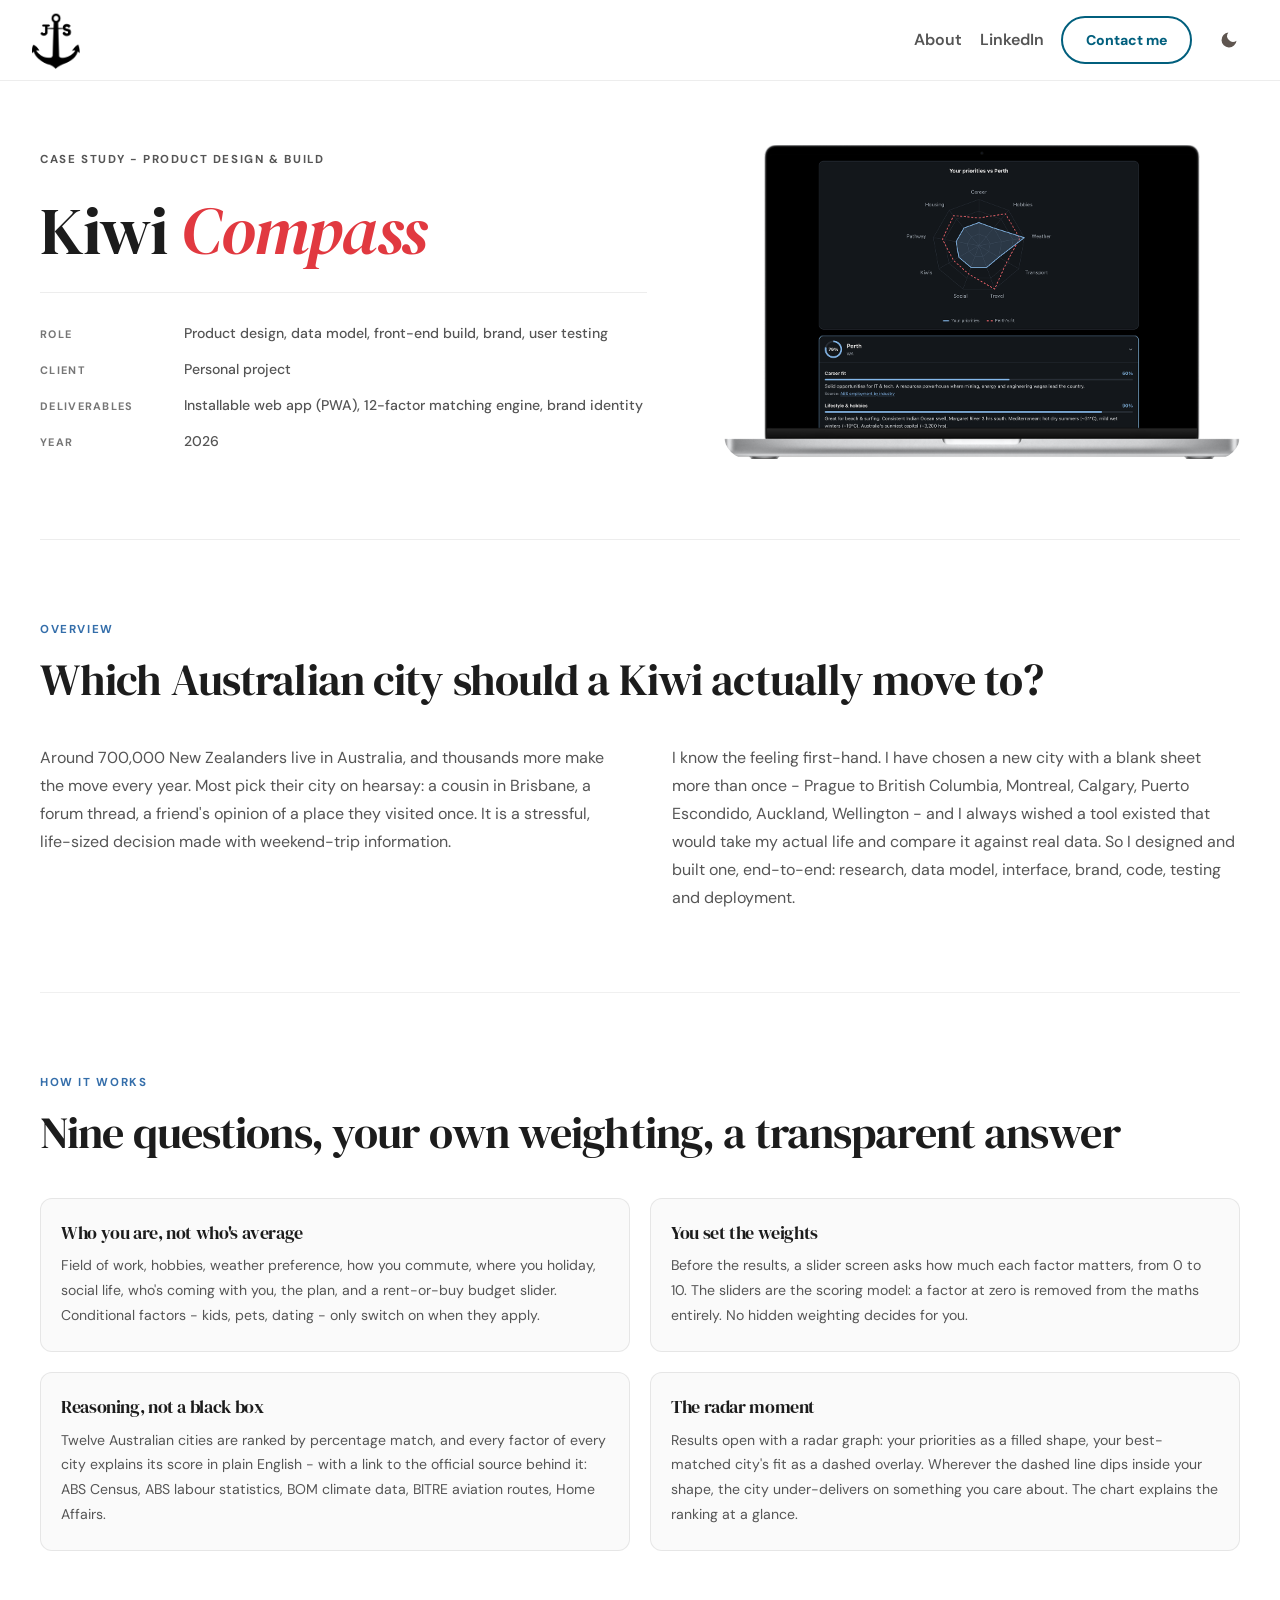
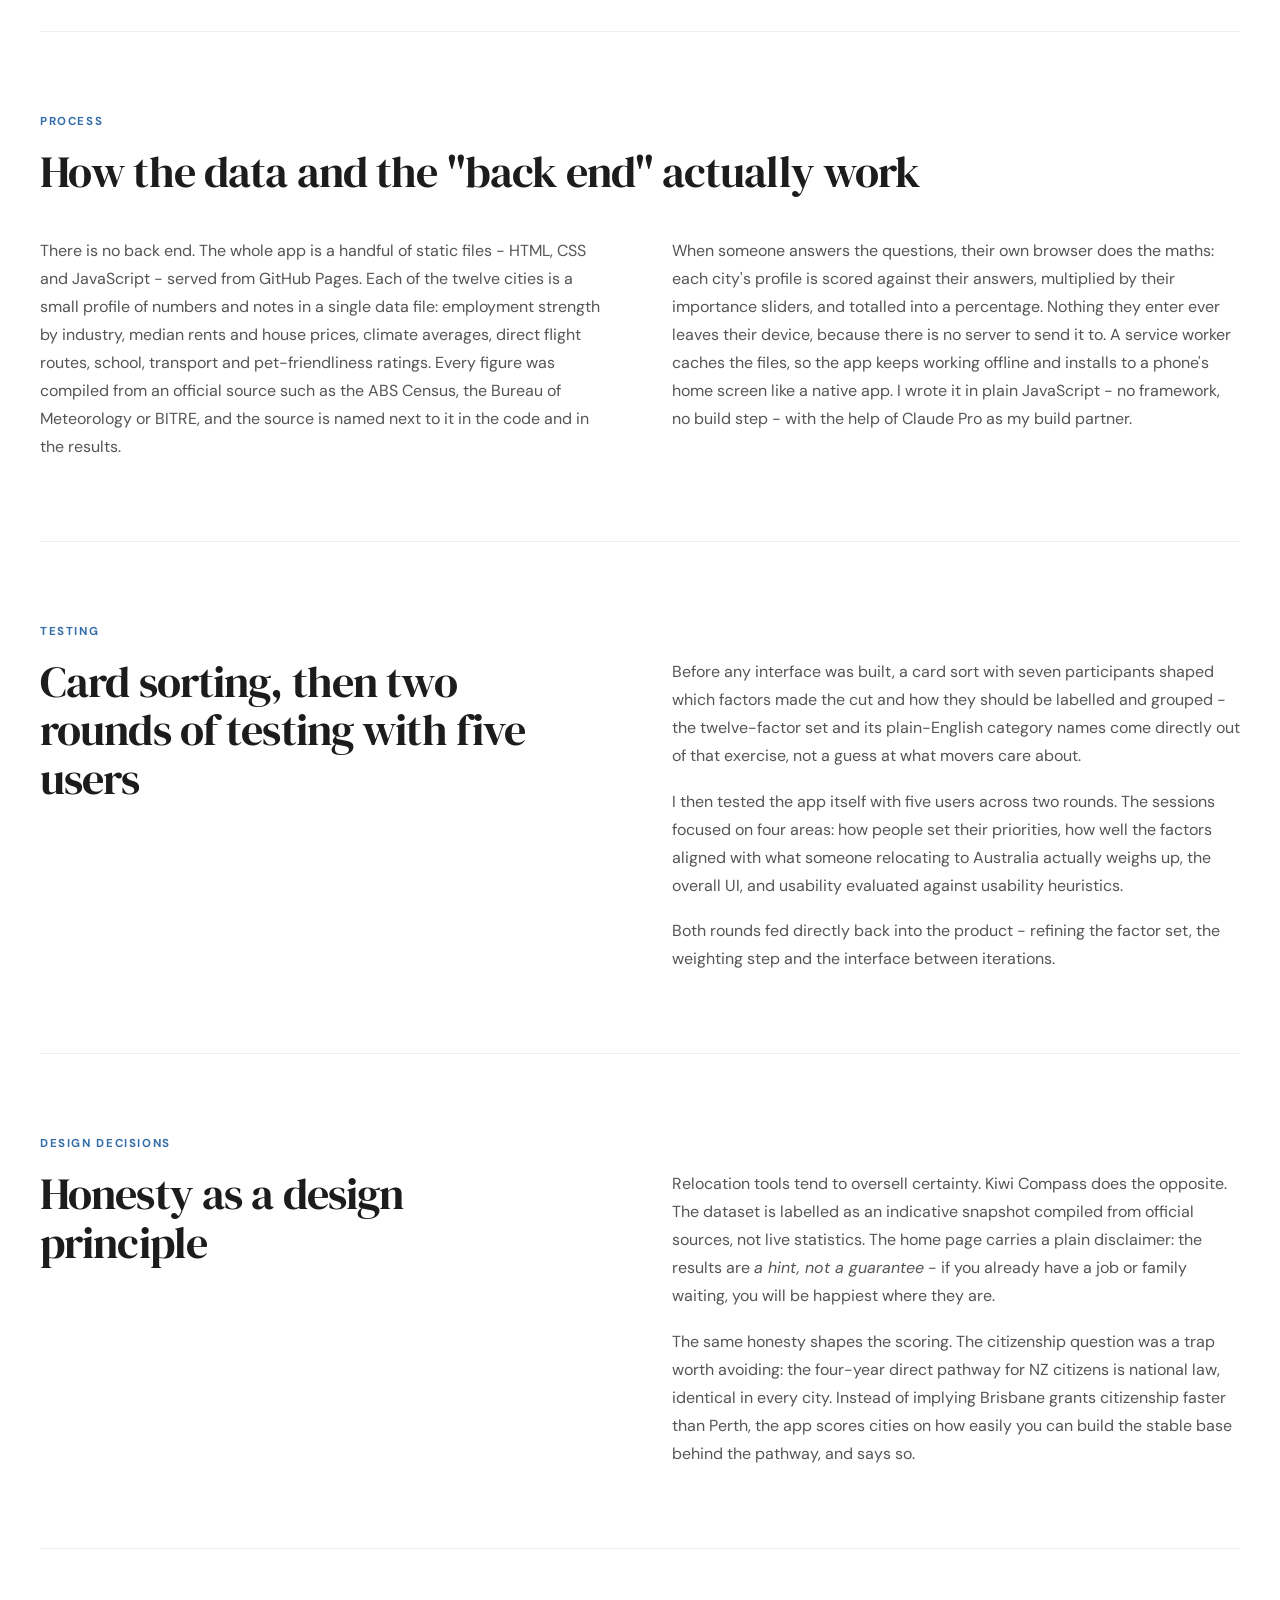
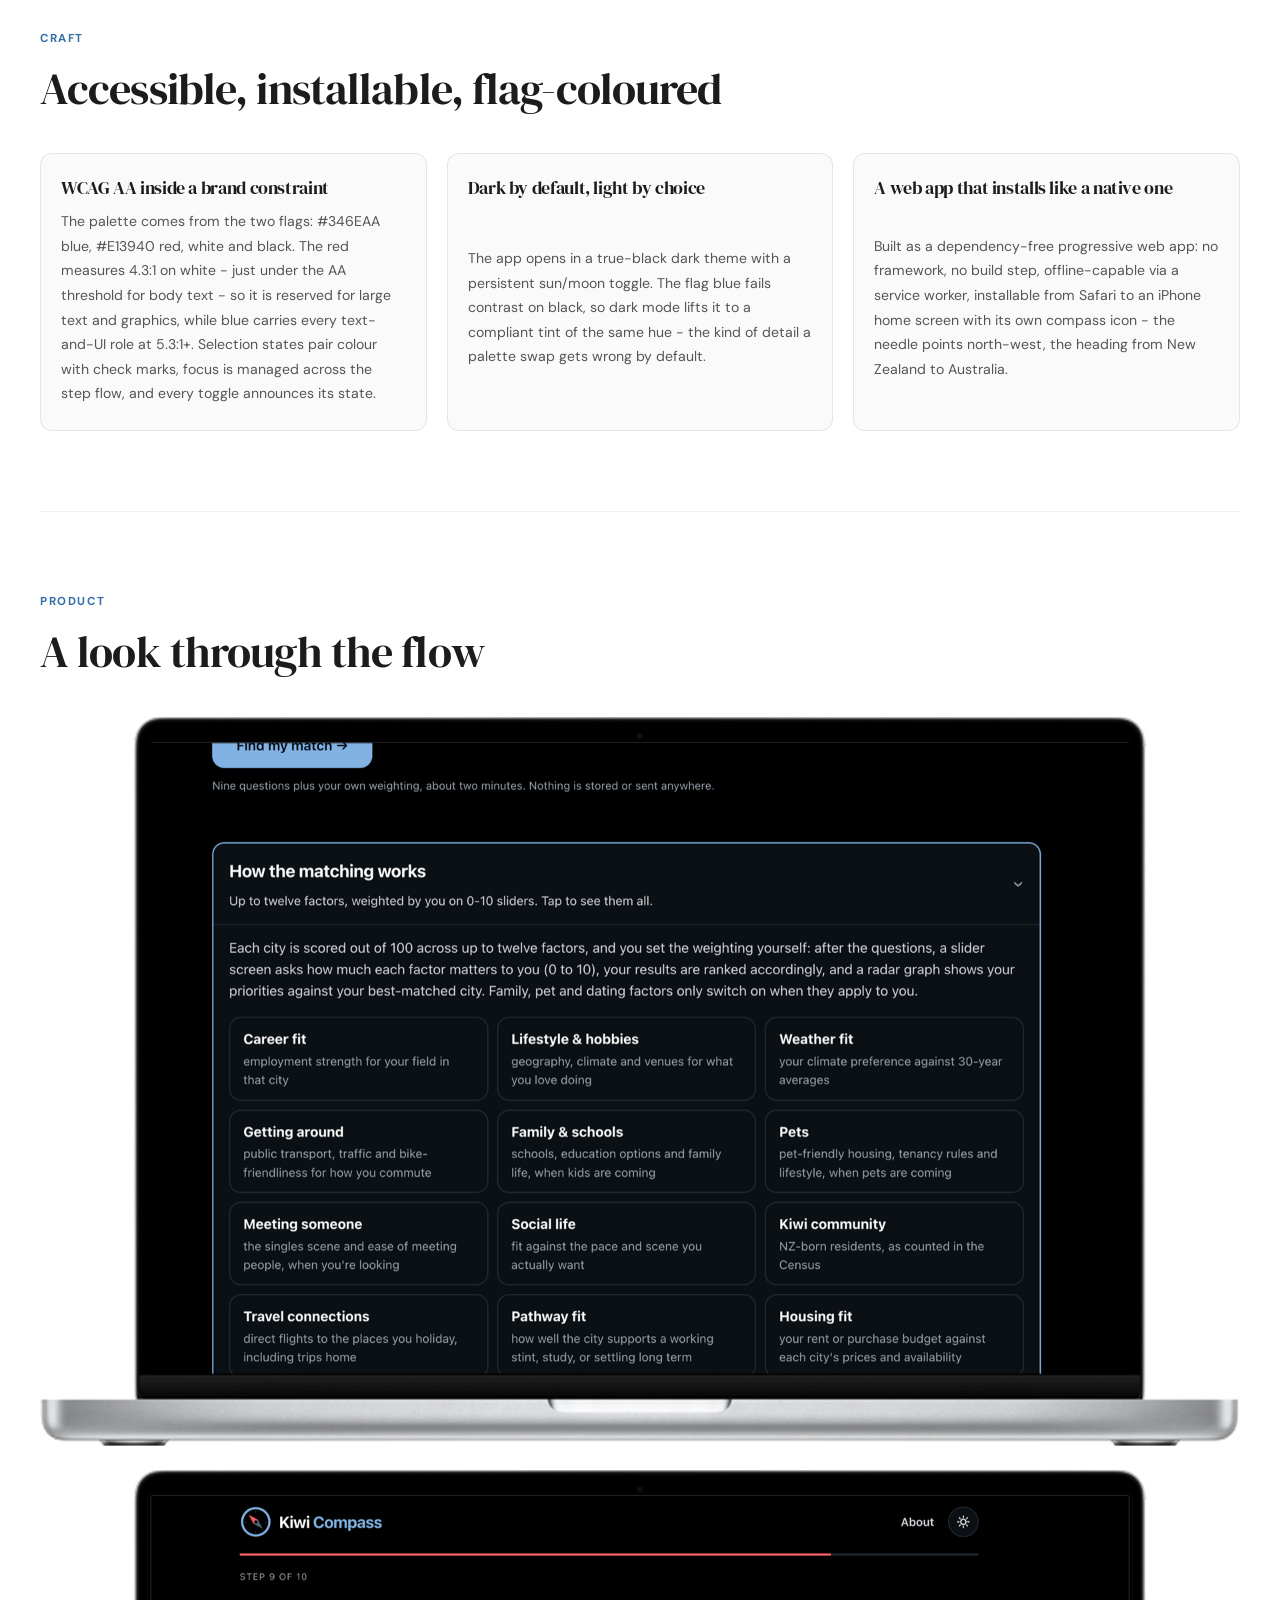
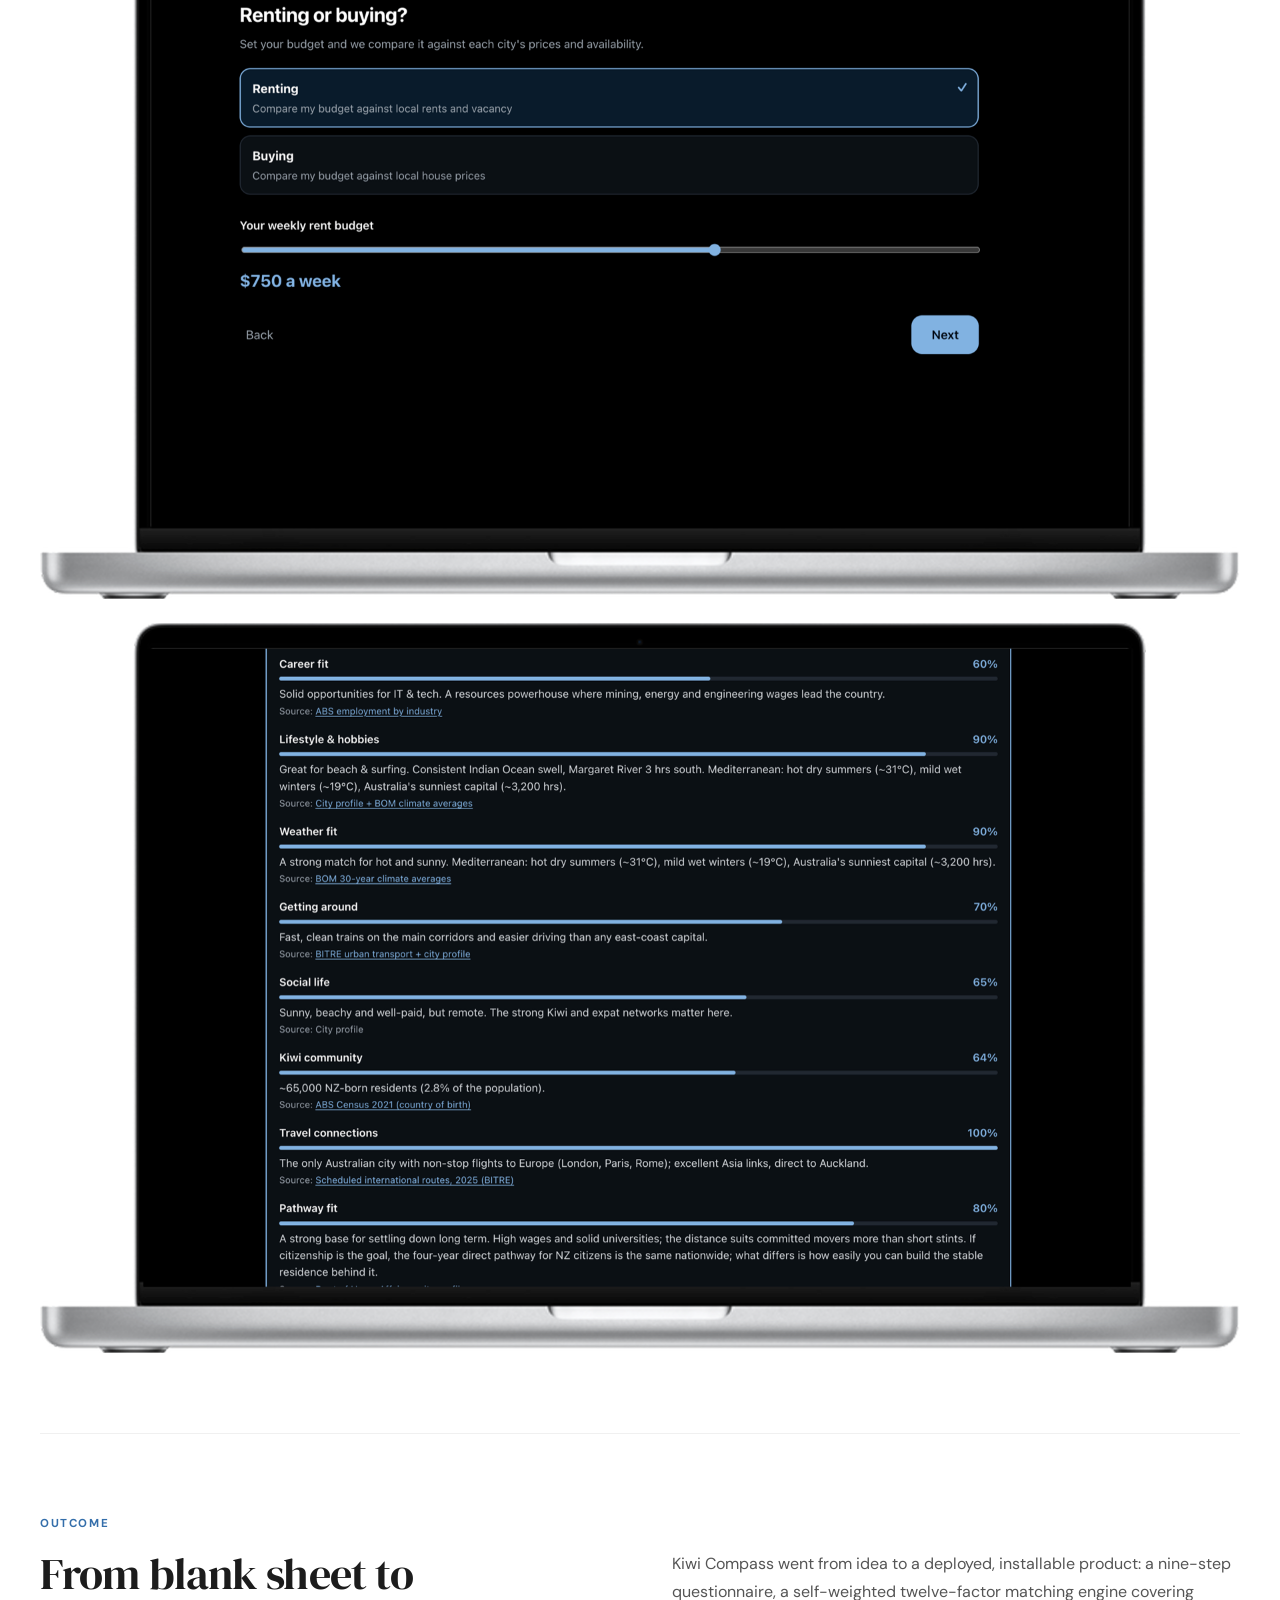
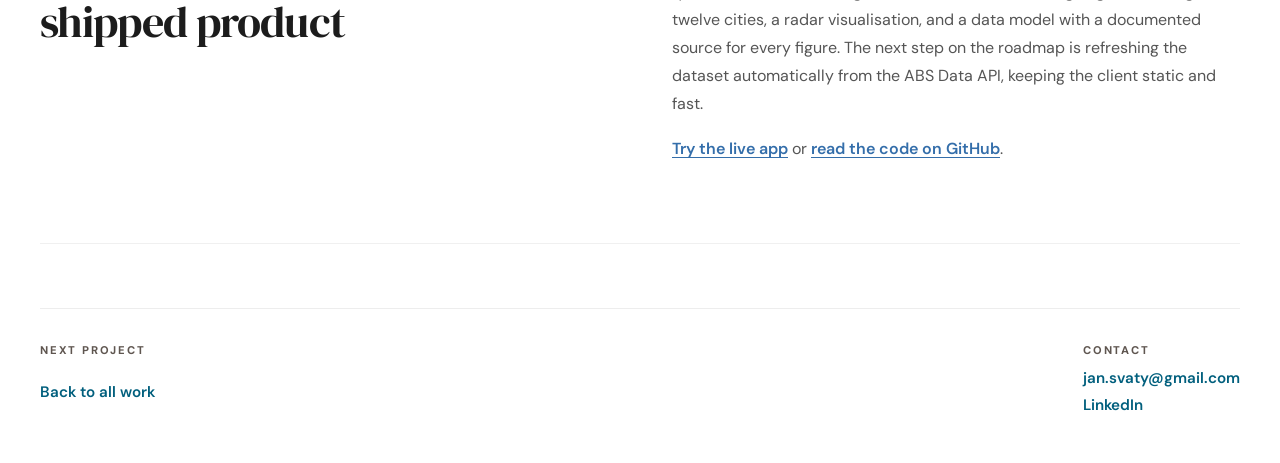
<file: kiwi-compass.html>
<!DOCTYPE html>
<html lang="en">
<head>
  <meta charset="UTF-8">
  <meta name="viewport" content="width=device-width, initial-scale=1.0">
  <script>var _t=localStorage.getItem("theme");if(_t)document.documentElement.setAttribute("data-theme",_t);</script>
  <title>Kiwi Compass | Jan Svaty</title>
  <meta name="description" content="Kiwi Compass is a city-matching web app for New Zealanders moving to Australia - designed, built, tested and shipped end-to-end by Jan Svaty.">
  <link rel="preconnect" href="https://fonts.googleapis.com">
  <link rel="preconnect" href="https://fonts.gstatic.com" crossorigin>
  <link href="https://fonts.googleapis.com/css2?family=DM+Sans:ital,opsz,wght@0,9..40,300;0,9..40,400;0,9..40,500;0,9..40,600;0,9..40,700;1,9..40,400&family=DM+Serif+Display:ital@0;1&display=swap" rel="stylesheet">
  <link rel="stylesheet" href="assets/site3.css?v=50">
  <script src="assets/site.js?v=14" defer></script>
  <style>
    /* App palette accents within the case study */
    .cs-kiwi-compass .cs-title { font-size: clamp(2.4rem, 5.4vw, 4.2rem); white-space: nowrap; }
    .cs-kiwi-compass .cs-title em { color: #e13940; }
    .cs-kiwi-compass .cs-eyebrow { color: #346eaa; }
    [data-theme="dark"] .cs-kiwi-compass .cs-eyebrow { color: #7fb0e0; }
    .cs-kiwi-compass .cs-prose a {
      color: #346eaa;
      font-weight: 600;
      text-decoration: underline;
      text-underline-offset: 3px;
    }
    [data-theme="dark"] .cs-kiwi-compass .cs-prose a { color: #7fb0e0; }
    /* Even 2x2 grid for four-card sections */
    @media (min-width: 700px) {
      .cs-kiwi-compass .cs-cards-2 { grid-template-columns: repeat(2, minmax(0, 1fr)); }
    }
  </style>
</head>
<body class="cs-editorial cs-kiwi-compass">
  <div class="site-shell cs-shell">
    <header class="site-header">
      <a class="brand home-brand" href="index.html" aria-label="Jan Svaty home">
        <img src="assets/images/logo-mark.png" alt="Jan Svaty logo">
      </a>
      <div class="nav-toggle-group"><button class="nav-toggle" type="button" aria-expanded="false" aria-controls="site-nav"><svg width="30" height="30" viewBox="0 0 24 24" fill="none" aria-hidden="true"><rect y="5" width="24" height="2.5" rx="1.25" fill="currentColor"/><rect y="11" width="24" height="2.5" rx="1.25" fill="currentColor"/><rect y="17" width="24" height="2.5" rx="1.25" fill="currentColor"/></svg></button><button class="theme-toggle theme-toggle-mobile" type="button" aria-label="Toggle dark mode"><svg class="icon-moon" width="20" height="20" viewBox="0 0 24 24" fill="none" aria-hidden="true"><path d="M21 12.79A9 9 0 1 1 11.21 3 7 7 0 0 0 21 12.79z" fill="currentColor"/></svg><svg class="icon-sun" width="20" height="20" viewBox="0 0 24 24" fill="none" aria-hidden="true"><circle cx="12" cy="12" r="5" fill="currentColor"/><path stroke="currentColor" stroke-width="2" stroke-linecap="round" d="M12 1v2M12 21v2M4.22 4.22l1.42 1.42M18.36 18.36l1.42 1.42M1 12h2M21 12h2M4.22 19.78l1.42-1.42M18.36 5.64l1.42-1.42"/></svg></button></div>
      <nav id="site-nav" class="site-nav">
        <a href="about.html">About</a>
        <a href="https://www.linkedin.com/in/jansvaty/" target="_blank" rel="noreferrer">LinkedIn</a>
        <a class="button button-outline" href="contact.html">Contact me</a>
        <button class="theme-toggle" type="button" aria-label="Toggle dark mode"><svg class="icon-moon" width="20" height="20" viewBox="0 0 24 24" fill="none" aria-hidden="true"><path d="M21 12.79A9 9 0 1 1 11.21 3 7 7 0 0 0 21 12.79z" fill="currentColor"/></svg><svg class="icon-sun" width="20" height="20" viewBox="0 0 24 24" fill="none" aria-hidden="true"><circle cx="12" cy="12" r="5" fill="currentColor"/><path stroke="currentColor" stroke-width="2" stroke-linecap="round" d="M12 1v2M12 21v2M4.22 4.22l1.42 1.42M18.36 18.36l1.42 1.42M1 12h2M21 12h2M4.22 19.78l1.42-1.42M18.36 5.64l1.42-1.42"/></svg></button>
      </nav>
    </header>

    <main>
      <section class="cs-hero">
        <div class="cs-hero-text">
          <p class="cs-tag">Case Study - Product Design &amp; Build</p>
          <h1 class="cs-title">Kiwi <em>Compass</em></h1>
          <div class="cs-meta" aria-label="Project details">
            <div class="cs-meta-row">
              <span class="cs-meta-label">Role</span>
              <p class="cs-meta-value">Product design, data model, front-end build, brand, user testing</p>
            </div>
            <div class="cs-meta-row">
              <span class="cs-meta-label">Client</span>
              <p class="cs-meta-value">Personal project</p>
            </div>
            <div class="cs-meta-row">
              <span class="cs-meta-label">Deliverables</span>
              <p class="cs-meta-value">Installable web app (PWA), 12-factor matching engine, brand identity</p>
            </div>
            <div class="cs-meta-row">
              <span class="cs-meta-label">Year</span>
              <p class="cs-meta-value">2026</p>
            </div>
          </div>
        </div>
        <div class="cs-hero-image">
          <img src="assets/images/kiwi-compass-mockup.png" alt="Kiwi Compass results screen: a radar graph comparing the user's priorities with Perth's fit across ten factors, shown in a laptop mockup">
        </div>
      </section>

      <div class="cs-body">

        <section class="cs-section reveal">
          <p class="cs-eyebrow">Overview</p>
          <h2 class="ab-section-h2">Which Australian city should a Kiwi actually move to?</h2>
          <div class="cs-section-split" style="margin-top: 1.5rem;">
            <div class="cs-prose">
              <p>Around 700,000 New Zealanders live in Australia, and thousands more make the move every year. Most pick their city on hearsay: a cousin in Brisbane, a forum thread, a friend's opinion of a place they visited once. It is a stressful, life-sized decision made with weekend-trip information.</p>
            </div>
            <div class="cs-prose">
              <p>I know the feeling first-hand. I have chosen a new city with a blank sheet more than once - Prague to British Columbia, Montreal, Calgary, Puerto Escondido, Auckland, Wellington - and I always wished a tool existed that would take my actual life and compare it against real data. So I designed and built one, end-to-end: research, data model, interface, brand, code, testing and deployment.</p>
            </div>
          </div>
        </section>

        <section class="cs-section reveal">
          <p class="cs-eyebrow">How it works</p>
          <h2 class="ab-section-h2">Nine questions, your own weighting, a transparent answer</h2>
          <div class="cs-cards cs-cards-2">
            <article class="cs-card">
              <h3>Who you are, not who's average</h3>
              <p>Field of work, hobbies, weather preference, how you commute, where you holiday, social life, who's coming with you, the plan, and a rent-or-buy budget slider. Conditional factors - kids, pets, dating - only switch on when they apply.</p>
            </article>
            <article class="cs-card">
              <h3>You set the weights</h3>
              <p>Before the results, a slider screen asks how much each factor matters, from 0 to 10. The sliders are the scoring model: a factor at zero is removed from the maths entirely. No hidden weighting decides for you.</p>
            </article>
            <article class="cs-card">
              <h3>Reasoning, not a black box</h3>
              <p>Twelve Australian cities are ranked by percentage match, and every factor of every city explains its score in plain English - with a link to the official source behind it: ABS Census, ABS labour statistics, BOM climate data, BITRE aviation routes, Home Affairs.</p>
            </article>
            <article class="cs-card">
              <h3>The radar moment</h3>
              <p>Results open with a radar graph: your priorities as a filled shape, your best-matched city's fit as a dashed overlay. Wherever the dashed line dips inside your shape, the city under-delivers on something you care about. The chart explains the ranking at a glance.</p>
            </article>
          </div>
        </section>

        <section class="cs-section reveal">
          <p class="cs-eyebrow">Process</p>
          <h2 class="ab-section-h2">How the data and the "back end" actually work</h2>
          <div class="cs-section-split" style="margin-top: 1.5rem;">
            <div class="cs-prose">
              <p>There is no back end. The whole app is a handful of static files - HTML, CSS and JavaScript - served from GitHub Pages. Each of the twelve cities is a small profile of numbers and notes in a single data file: employment strength by industry, median rents and house prices, climate averages, direct flight routes, school, transport and pet-friendliness ratings. Every figure was compiled from an official source such as the ABS Census, the Bureau of Meteorology or BITRE, and the source is named next to it in the code and in the results.</p>
            </div>
            <div class="cs-prose">
              <p>When someone answers the questions, their own browser does the maths: each city's profile is scored against their answers, multiplied by their importance sliders, and totalled into a percentage. Nothing they enter ever leaves their device, because there is no server to send it to. A service worker caches the files, so the app keeps working offline and installs to a phone's home screen like a native app. I wrote it in plain JavaScript - no framework, no build step - with the help of Claude Pro as my build partner.</p>
            </div>
          </div>
        </section>

        <section class="cs-section reveal">
          <p class="cs-eyebrow">Testing</p>
          <div class="cs-section-split">
            <h2>Card sorting, then two rounds of testing with five users</h2>
            <div class="cs-prose">
              <p>Before any interface was built, a card sort with seven participants shaped which factors made the cut and how they should be labelled and grouped - the twelve-factor set and its plain-English category names come directly out of that exercise, not a guess at what movers care about.</p>
              <p>I then tested the app itself with five users across two rounds. The sessions focused on four areas: how people set their priorities, how well the factors aligned with what someone relocating to Australia actually weighs up, the overall UI, and usability evaluated against usability heuristics.</p>
              <p>Both rounds fed directly back into the product - refining the factor set, the weighting step and the interface between iterations.</p>
            </div>
          </div>
        </section>

        <section class="cs-section reveal">
          <p class="cs-eyebrow">Design decisions</p>
          <div class="cs-section-split">
            <h2>Honesty as a design principle</h2>
            <div class="cs-prose">
              <p>Relocation tools tend to oversell certainty. Kiwi Compass does the opposite. The dataset is labelled as an indicative snapshot compiled from official sources, not live statistics. The home page carries a plain disclaimer: the results are <em>a hint, not a guarantee</em> - if you already have a job or family waiting, you will be happiest where they are.</p>
              <p>The same honesty shapes the scoring. The citizenship question was a trap worth avoiding: the four-year direct pathway for NZ citizens is national law, identical in every city. Instead of implying Brisbane grants citizenship faster than Perth, the app scores cities on how easily you can build the stable base behind the pathway, and says so.</p>
            </div>
          </div>
        </section>

        <section class="cs-section reveal">
          <p class="cs-eyebrow">Craft</p>
          <h2 class="ab-section-h2">Accessible, installable, flag-coloured</h2>
          <div class="cs-cards">
            <article class="cs-card">
              <h3>WCAG AA inside a brand constraint</h3>
              <p>The palette comes from the two flags: #346EAA blue, #E13940 red, white and black. The red measures 4.3:1 on white - just under the AA threshold for body text - so it is reserved for large text and graphics, while blue carries every text-and-UI role at 5.3:1+. Selection states pair colour with check marks, focus is managed across the step flow, and every toggle announces its state.</p>
            </article>
            <article class="cs-card">
              <h3>Dark by default, light by choice</h3>
              <p>The app opens in a true-black dark theme with a persistent sun/moon toggle. The flag blue fails contrast on black, so dark mode lifts it to a compliant tint of the same hue - the kind of detail a palette swap gets wrong by default.</p>
            </article>
            <article class="cs-card">
              <h3>A web app that installs like a native one</h3>
              <p>Built as a dependency-free progressive web app: no framework, no build step, offline-capable via a service worker, installable from Safari to an iPhone home screen with its own compass icon - the needle points north-west, the heading from New Zealand to Australia.</p>
            </article>
          </div>
        </section>

        <section class="cs-section reveal">
          <p class="cs-eyebrow">Product</p>
          <h2 class="ab-section-h2">A look through the flow</h2>
          <img src="assets/images/kiwi-compass-factors.png" alt="Kiwi Compass landing page - How the matching works panel listing all twelve scoring factors" style="width: 100%; display: block; margin-top: 1.5rem; border-radius: 12px;">
          <img src="assets/images/kiwi-compass-questionnaire.png" alt="Kiwi Compass questionnaire - step 9 of 10, renting or buying budget slider" style="width: 100%; display: block; margin-top: 1.5rem; border-radius: 12px;">
          <img src="assets/images/kiwi-compass-breakdown.png" alt="Kiwi Compass results - per-factor percentage breakdown with plain-English reasoning and sources" style="width: 100%; display: block; margin-top: 1.5rem; border-radius: 12px;">
        </section>

        <section class="cs-section reveal">
          <p class="cs-eyebrow">Outcome</p>
          <div class="cs-section-split">
            <h2>From blank sheet to shipped product</h2>
            <div class="cs-prose">
              <p>Kiwi Compass went from idea to a deployed, installable product: a nine-step questionnaire, a self-weighted twelve-factor matching engine covering twelve cities, a radar visualisation, and a data model with a documented source for every figure. The next step on the roadmap is refreshing the dataset automatically from the ABS Data API, keeping the client static and fast.</p>
              <p><a href="https://kiwicompass.jansvaty.com" target="_blank" rel="noreferrer">Try the live app</a> or <a href="https://github.com/jansvaty/kiwi-compass" target="_blank" rel="noreferrer">read the code on GitHub</a>.</p>
            </div>
          </div>
        </section>

      </div>
    </main>

    <footer class="site-footer cs-footer reveal">
      <div>
        <p class="eyebrow">Next project</p>
        <a class="footer-link" href="index.html">Back to all work</a>
      </div>
      <div>
        <p class="eyebrow">Contact</p>
        <a class="footer-link" href="mailto:jan.svaty@gmail.com">jan.svaty@gmail.com</a>
        <a class="footer-link" href="https://www.linkedin.com/in/jansvaty/" target="_blank" rel="noreferrer">LinkedIn</a>
      </div>
    </footer>
  </div>
</body>
</html>
</file>
<file: assets/site3.css>
/* v13 — light theme + dark mode */
:root {
  --bg: #f4efe8;
  --panel: rgba(255, 255, 255, 0.62);
  --panel-strong: #fffaf5;
  --text: #1d1a18;
  --muted: #5f5650;
  --line: rgba(29, 26, 24, 0.12);
  --accent: #c95d3d;
  --accent-strong: #a94325;
  --accent-soft: #f0d7ca;
  --shadow: 0 24px 60px rgba(41, 22, 12, 0.08);
  --radius: 28px;
  --ink-dark: #202126;
  --ink-soft: #3d4048;
  --home-pink: #c23d67;
  --home-blue: #556c9f;
  --home-green: #57a07f;
  --home-outline: #f6f1ee;
  --home-link: #4f68a9;
}

[data-theme="dark"] {
  --bg: #1c1917;
  --panel: rgba(40, 35, 30, 0.75);
  --panel-strong: #2a2320;
  --text: #f0ebe4;
  --muted: #a09590;
  --line: rgba(240, 235, 228, 0.1);
  --accent: #d9714f;
  --accent-strong: #e8866a;
  --accent-soft: rgba(201, 93, 61, 0.22);
  --shadow: 0 24px 60px rgba(0, 0, 0, 0.4);
  --ink-dark: #f0ebe4;
  --ink-soft: #c8c0b8;
  --home-pink: #d94f7a;
  --home-blue: #6b8abf;
  --home-green: #5fb887;
  --home-outline: #2a2320;
  --home-link: #6b9fd4;
}

* {
  box-sizing: border-box;
}

html {
  scroll-behavior: smooth;
  overflow-x: clip;
}

body {
  margin: 0;
  color: var(--text);
  font-family: "Manrope", sans-serif;
  background:
    radial-gradient(circle at top left, rgba(201, 93, 61, 0.16), transparent 30%),
    radial-gradient(circle at top right, rgba(35, 118, 120, 0.1), transparent 24%),
    linear-gradient(180deg, #fcf8f1 0%, var(--bg) 100%);
}

body.home-page {
  background: #fcfbfa;
}

img {
  display: block;
  max-width: 100%;
}

a {
  color: inherit;
  text-decoration: none;
}

p {
  margin: 0;
  line-height: 1.75;
  color: var(--muted);
}

ul {
  margin: 0;
  padding-left: 1.1rem;
  color: var(--muted);
}

h1,
h2,
h3 {
  margin: 0;
  line-height: 1.02;
  font-family: "Fraunces", serif;
  font-weight: 700;
  letter-spacing: -0.04em;
}

h1 {
  font-size: clamp(3.2rem, 7vw, 6.6rem);
  max-width: 12ch;
}

h2 {
  font-size: clamp(2rem, 4vw, 3.4rem);
  max-width: 16ch;
}

h3 {
  font-size: 1.45rem;
}

.site-shell {
  width: min(1180px, calc(100% - 2rem));
  margin: 0 auto;
  padding: 1.1rem 0 3rem;
}

.site-footer,
.hero,
.page-hero,
.project-hero,
.detail-card,
.project-card,
.hero-panel,
.timeline-item {
  backdrop-filter: blur(18px);
  background: var(--panel);
  border: 1px solid rgba(255, 255, 255, 0.65);
  box-shadow: var(--shadow);
}

.site-footer {
  border-radius: 24px;
}

.site-header {
  position: sticky;
  top: 0;
  z-index: 20;
  display: flex;
  align-items: center;
  justify-content: space-between;
  /* escape any centred container so the bar always spans the viewport */
  width: 100vw;
  margin-left: calc(50% - 50vw);
  padding: 0.7rem 2rem;
  background: rgba(255, 255, 255, 0.96);
  backdrop-filter: blur(14px);
  border: 0;
  border-bottom: 1px solid rgba(0, 0, 0, 0.07);
  border-radius: 0;
  box-shadow: none;
  margin-bottom: 0;
}

.brand {
  font-family: "Fraunces", serif;
  font-size: 1.45rem;
}

.site-nav {
  display: flex;
  gap: 1.1rem;
  align-items: center;
}

.site-nav a {
  color: var(--muted);
}

.nav-toggle-group {
  display: none;
  align-items: center;
  gap: 0.5rem;
}

.theme-toggle-mobile {
  display: none;
  order: -1;
}

.nav-toggle {
  color: var(--muted);
  width: 3rem;
  height: 3rem;
  display: none;
  align-items: center;
  justify-content: center;
  flex-shrink: 0;
}

.site-nav a:hover,
.text-link:hover,
.footer-link:hover {
  color: var(--accent-strong);
}

.nav-toggle {
  display: none;
  border: 0;
  background: transparent;
  cursor: pointer;
}

.hero,
.page-hero,
.project-hero {
  display: grid;
  gap: 2rem;
  padding: clamp(1.5rem, 4vw, 3rem);
  border-radius: var(--radius);
}

.hero {
  grid-template-columns: minmax(0, 1.4fr) minmax(280px, 0.8fr);
  min-height: 72vh;
  align-items: end;
}

.page-hero,
.project-hero {
  grid-template-columns: minmax(0, 1.2fr) minmax(260px, 0.8fr);
  align-items: center;
}

.page-hero.narrow {
  grid-template-columns: 1fr;
}

.hero-copy,
.section-heading,
.prose-block,
.meta-row,
.timeline {
  display: grid;
  gap: 1rem;
}

.eyebrow,
.project-meta {
  color: var(--accent-strong);
  font-size: 0.8rem;
  font-weight: 800;
  letter-spacing: 0.16em;
  text-transform: uppercase;
}

.lede {
  max-width: 58ch;
  font-size: 1.05rem;
}

.hero-actions,
.meta-row {
  display: flex;
  flex-wrap: wrap;
  gap: 0.9rem;
}

.button {
  display: inline-flex;
  align-items: center;
  justify-content: center;
  min-height: 3rem;
  padding: 0.8rem 1.2rem;
  border-radius: 999px;
  font-weight: 800;
  transition: transform 180ms ease, background-color 180ms ease, color 180ms ease;
}

.button:hover {
  transform: translateY(-1px);
}

.button-primary {
  background: var(--accent);
  color: #fffaf7;
}

.button-primary:hover {
  background: var(--accent-strong);
}

.button-secondary {
  border: 1px solid var(--line);
  background: rgba(255, 255, 255, 0.58);
}

.button-outline,
.button-dark {
  border-radius: 999px;
}

.button-outline {
  min-height: 3.75rem;
  padding-inline: 1.8rem;
  border: 2px solid var(--home-link);
  color: var(--home-link);
  background: transparent;
}

.button-dark {
  min-width: 13rem;
  min-height: 5rem;
  padding-inline: 2rem;
  background: var(--ink-soft);
  border: 4px solid var(--home-outline);
  color: #fff;
  font-family: "Nunito", sans-serif;
  font-size: 1rem;
  font-weight: 800;
}

.hero-panel,
.detail-card,
.timeline-item {
  border-radius: 22px;
}

.hero-panel {
  padding: 1.5rem;
  align-self: stretch;
}

.stat-list {
  list-style: none;
  padding: 0;
  display: grid;
  gap: 1.15rem;
}

.stat-list li {
  display: grid;
  gap: 0.35rem;
}

.stat-list strong {
  font-size: 1rem;
}

.stat-list span {
  color: var(--muted);
  line-height: 1.6;
}

.section {
  padding: 4rem 0 0;
}

.card-grid,
.detail-grid {
  display: grid;
  gap: 1.2rem;
}

.card-grid {
  grid-template-columns: repeat(2, minmax(0, 1fr));
}

.detail-grid {
  grid-template-columns: repeat(3, minmax(0, 1fr));
}

.project-card {
  overflow: hidden;
  border-radius: 26px;
}

.project-card img {
  width: 100%;
  height: 260px;
  object-fit: cover;
  background: linear-gradient(135deg, rgba(201, 93, 61, 0.12), rgba(35, 118, 120, 0.12));
}

.project-body,
.detail-card,
.timeline-item {
  padding: 1.35rem;
}

.project-body {
  display: grid;
  gap: 0.8rem;
}

.split-layout {
  display: grid;
  grid-template-columns: minmax(0, 1fr) minmax(0, 0.95fr);
  gap: 2rem;
  align-items: start;
}

.timeline {
  gap: 1rem;
}

.timeline-item {
  border-left: 4px solid var(--accent-soft);
}

.portrait,
.project-hero img {
  width: 100%;
  border-radius: 24px;
  background: var(--panel-strong);
}

.meta-row span {
  padding: 0.65rem 0.9rem;
  border-radius: 999px;
  background: rgba(255, 255, 255, 0.66);
  border: 1px solid rgba(29, 26, 24, 0.08);
  color: var(--muted);
  font-size: 0.92rem;
}

.text-link,
.footer-link {
  font-weight: 800;
}

.site-footer {
  margin-top: 4rem;
  padding: 1.5rem;
  display: flex;
  flex-wrap: wrap;
  justify-content: space-between;
  gap: 1.2rem;
}

.site-footer > div {
  display: grid;
  gap: 0.45rem;
}

/* The visible transition is driven by site.js via the Web Animations API
   (not a CSS transition on the class change — that's what could leave
   elements permanently stuck invisible, see site.js). These two rules are
   just the pre/post states: the JS animation bridges between them, and
   .is-visible alone is also the complete, correct end state on its own for
   the prefers-reduced-motion path, which skips the animation entirely. */
.reveal {
  opacity: 0;
  transform: translateY(24px);
}

.reveal.is-visible {
  opacity: 1;
  transform: translateY(0);
}

.home-shell {
  width: 100%;
  max-width: none;
  padding: 0;
}

.home-footer {
  width: min(1680px, calc(100% - 4rem));
  margin-inline: auto;
  background: transparent;
  border: 0;
  box-shadow: none;
  backdrop-filter: none;
}

.home-brand {
  display: inline-flex;
  align-items: center;
  justify-content: center;
  width: auto;
  aspect-ratio: auto;
  padding: 0;
  background: transparent;
  border: 0;
  box-shadow: none;
  border-radius: 0;
}

.home-brand img {
  width: 3rem;
  height: auto;
  object-fit: contain;
}


.home-hero {
  width: min(1680px, calc(100% - 4rem));
  min-height: 24rem;
  margin: 3.2rem auto 0;
  display: grid;
  align-items: center;
}

.home-hero-copy {
  max-width: 74rem;
  padding-left: clamp(2rem, 6vw, 6.5rem);
}

.home-intro,
.home-hero h1,
.home-project-title,
.home-project-link-row span,
.home-location-current,
.home-location-old,
.home-footer .eyebrow {
  font-family: "Bebas Neue", sans-serif;
  letter-spacing: 0.01em;
  color: var(--ink-dark);
}

.home-intro {
  margin-bottom: 0.35rem;
  font-size: clamp(3rem, 5vw, 4.6rem);
  color: var(--ink-dark);
}

.home-hero h1 {
  max-width: none;
  font-size: clamp(2rem, 3.8vw, 4.1rem);
  line-height: 0.94;
  text-transform: uppercase;
  white-space: nowrap;
}

.home-hero h1 .digital-designer {
  color: var(--home-pink);
}

.home-work {
  padding: 0;
}

.home-divider {
  margin-top: -1rem;
  line-height: 0;
}

.home-divider svg {
  display: block;
  width: 100%;
  height: clamp(9rem, 18vw, 14rem);
  fill: var(--ink-dark);
}

.home-work-inner {
  margin-top: -1px;
  padding: 0 0 5rem;
  background: var(--ink-dark);
}

.home-section-heading {
  width: min(1320px, calc(100% - 8rem));
  margin: 0 auto;
  padding-top: 2rem;
}

.home-section-heading .eyebrow {
  font-family: "Bebas Neue", sans-serif;
  font-size: clamp(3.2rem, 5vw, 5rem);
  letter-spacing: 0.02em;
  color: #fff;
}

.home-project-list {
  width: min(1320px, calc(100% - 8rem));
  margin: 0 auto;
  display: grid;
  gap: 3.5rem;
}

.home-project-title {
  margin: 0 0 1rem;
  font-size: clamp(1.75rem, 2.4vw, 2.5rem);
  line-height: 0.98;
  text-transform: uppercase;
  color: #fff;
}

.home-project-panel {
  display: grid;
  grid-template-columns: minmax(220px, 0.72fr) minmax(0, 1.48fr);
  gap: clamp(1.25rem, 2.5vw, 2.75rem);
  align-items: center;
  padding: clamp(1.1rem, 2vw, 1.85rem);
  border: 6px solid var(--home-outline);
  border-radius: 2.4rem;
}

.home-project-sharesies .home-project-panel {
  background: var(--home-pink);
}

.home-project-customs .home-project-panel {
  background: var(--home-blue);
}

.home-project-stake .home-project-panel {
  background: #000;
}

.home-project-impact .home-project-panel {
  background: var(--home-green);
}

.home-project-panel-customs {
  grid-template-columns: minmax(220px, 0.78fr) minmax(360px, 0.92fr);
}

.home-project-media {
  display: grid;
  place-items: center;
}

.home-project-media img {
  width: 100%;
  max-width: 18rem;
  max-height: 21rem;
  object-fit: contain;
}

.home-project-content {
  display: grid;
  gap: 1.4rem;
  align-content: center;
  width: 100%;
}

.home-project-content p {
  max-width: none;
  font-family: "Nunito", sans-serif;
  font-size: clamp(1.05rem, 1.45vw, 1.45rem);
  line-height: 1.4;
  color: #fff;
  font-weight: 700;
}

.home-project-content .button-dark {
  justify-self: end;
}

.home-project-sharesies .home-project-content .button-dark,
.home-project-stake .home-project-content .button-dark {
  margin-top: 1rem;
}

.home-project-content-split {
  min-height: 100%;
  width: min(100%, 44rem);
  justify-self: end;
}

.home-project-links {
  display: grid;
  gap: 2.75rem;
}

.home-project-link-row {
  display: grid;
  grid-template-columns: minmax(14rem, 20rem) auto;
  align-items: center;
  gap: 1.5rem;
}

.home-project-link-row span {
  font-size: clamp(1.75rem, 2.8vw, 2.8rem);
  line-height: 0.95;
  text-transform: uppercase;
  color: #fff;
}

.home-footer {
  margin-top: 0;
  width: 100%;
  padding: 4.5rem max(4rem, calc((100vw - 1320px) / 2)) 3.5rem;
  display: grid;
  grid-template-columns: repeat(3, minmax(0, 1fr));
  gap: 2rem;
  background: var(--ink-dark);
  border-radius: 0;
}

.home-footer-block {
  display: grid;
  justify-items: center;
  gap: 0.75rem;
  text-align: center;
}

.home-footer .eyebrow {
  font-size: clamp(1.7rem, 2.2vw, 2.45rem);
  color: #fff;
}

.home-footer .footer-link,
.home-linkedin {
  font-family: "Nunito", sans-serif;
  font-size: clamp(1.05rem, 1.35vw, 1.5rem);
  color: #f1f0ef;
}

.home-linkedin {
  display: grid;
  place-items: center;
  width: 3.8rem;
  aspect-ratio: 1;
  font-size: 2.1rem;
  font-weight: 800;
  border-radius: 0.85rem;
  background: #3f88cc;
  text-transform: lowercase;
}

.home-location-old,
.home-location-current {
  font-size: clamp(1.15rem, 1.5vw, 1.7rem);
}

.home-location-old {
  position: relative;
  color: rgba(255, 255, 255, 0.82);
  text-decoration: line-through;
  text-decoration-thickness: 3px;
}

.home-location-current {
  color: #fff;
  border: 3px solid rgba(217, 87, 123, 0.9);
  border-radius: 999px;
  padding: 0.2rem 0.8rem;
}

body.sharesies-page {
  background: #fff;
}

.sharesies-shell {
  width: 100%;
  max-width: none;
  padding: 0;
}


.sharesies-hero {
  width: min(1540px, calc(100% - clamp(1.5rem, 3.6vw, 4.5rem)));
  margin: 2rem auto 0;
  padding: clamp(2.2rem, 4.8vw, 3.8rem) 0 1.8rem;
  display: grid;
  grid-template-columns: minmax(11rem, 0.42fr) minmax(46rem, 52rem);
  gap: clamp(5rem, 8vw, 8.5rem);
  align-items: start;
  justify-content: center;
}

.sharesies-hero-visual {
  display: grid;
  justify-items: center;
  gap: 1rem;
  padding-top: 0.6rem;
}

.sharesies-hero h1 {
  font-family: "Bebas Neue", sans-serif;
  font-size: 3.2rem;
  letter-spacing: 0.02em;
  line-height: 0.92;
  text-transform: uppercase;
  color: var(--home-pink);
  text-align: center;
  white-space: nowrap;
}

.sharesies-hero-visual img {
  width: clamp(8.75rem, 11vw, 12.5rem);
  max-width: 100%;
  height: auto;
}

.sharesies-hero-copy {
  display: grid;
  gap: clamp(1.3rem, 2.2vw, 2.2rem);
  width: 100%;
  max-width: 46rem;
  padding-top: 0.35rem;
}

.sharesies-summary {
  font-family: "Nunito", sans-serif;
  font-size: 1.28rem;
  line-height: 1.42;
  font-weight: 800;
  color: var(--home-pink);
  width: 46rem;
  max-width: 100%;
}

.sharesies-meta {
  display: grid;
  grid-template-columns: 4.5rem 8.5rem 14rem 16rem;
  width: 46rem;
  max-width: 100%;
  justify-content: start;
  column-gap: 1.2rem;
  row-gap: 0.9rem;
  align-items: start;
}

.sharesies-meta-item {
  min-width: 0;
}

.sharesies-meta-label,
.sharesies-meta-value {
  font-family: "Nunito", sans-serif;
  color: var(--home-pink);
}

.sharesies-meta-label {
  margin-bottom: 0.4rem;
  font-size: clamp(0.88rem, 0.92vw, 1rem);
  font-weight: 800;
}

.sharesies-meta-value {
  font-size: clamp(0.82rem, 0.9vw, 0.98rem);
  line-height: 1.32;
}

.sharesies-divider {
  margin-top: 0.15rem;
  line-height: 0;
}

.sharesies-divider svg {
  display: block;
  width: 100%;
  height: clamp(7rem, 11vw, 10rem);
  fill: var(--ink-dark);
}

.sharesies-story {
  background: var(--ink-dark);
  color: #fff;
  padding: 2rem 0 5rem;
}

.sharesies-story .section {
  width: min(1180px, calc(100% - 2rem));
  margin: 0 auto;
}

.sharesies-story .section-heading {
  margin-bottom: 1lh;
}

.sharesies-story .prose-block {
  max-width: 38rem;
}

.sharesies-story .section-heading h2,
.sharesies-story h3 {
  color: #fff;
}

.sharesies-story .section-heading h2 {
  width: max-content;
  max-width: none;
  white-space: nowrap;
}

.sharesies-story .eyebrow {
  color: #90a9e2;
}

.sharesies-story p,
.sharesies-story .detail-card p {
  color: rgba(255, 255, 255, 0.88);
}

.sharesies-story .detail-card {
  background: rgba(255, 255, 255, 0.06);
  border: 1px solid rgba(255, 255, 255, 0.1);
  box-shadow: none;
  backdrop-filter: none;
}

.sharesies-footer {
  width: min(1180px, calc(100% - 2rem));
  margin: 0 auto;
  padding-bottom: 3rem;
  background: transparent;
  border: 0;
  box-shadow: none;
  backdrop-filter: none;
}

.sharesies-footer .footer-link,
.sharesies-footer .eyebrow {
  color: #fff;
}

@media (max-width: 900px) {
  .hero,
  .page-hero,
  .project-hero,
  .split-layout,
  .card-grid,
  .detail-grid {
    grid-template-columns: 1fr;
  }

  .project-card img {
    height: 220px;
  }

  .home-project-panel,
  .home-project-panel-customs,
  .home-footer {
    grid-template-columns: 1fr;
  }

  .home-project-content .button-dark {
    justify-self: start;
  }

  .home-project-link-row {
    grid-template-columns: 1fr;
    justify-items: start;
  }

  .home-footer-block {
    justify-items: start;
    text-align: left;
  }

  .sharesies-hero,
  .sharesies-meta {
    grid-template-columns: 1fr;
  }

  .sharesies-hero {
    padding-top: 3rem;
    gap: 2rem;
  }

  .sharesies-hero-copy {
    max-width: none;
  }
}

@media (max-width: 720px) {
  .site-shell {
    width: min(100% - 1rem, 1180px);
  }

  .home-shell,
  .cs-shell {
    width: 100%;
  }

  .site-header {
    width: 100%;
    margin-left: 0;
    align-items: start;
    flex-wrap: wrap;
    gap: 0.75rem;
  }

  .nav-toggle-group {
    display: flex;
  }

  .nav-toggle {
    display: flex;
  }

  .theme-toggle-mobile {
    display: flex;
  }

  .site-nav .theme-toggle {
    display: none;
  }

  .site-nav {
    width: 100%;
    display: none;
    flex-direction: column;
    align-items: flex-start;
    padding-top: 0.2rem;
  }

  .site-nav.is-open {
    display: flex;
  }

  .hero {
    min-height: auto;
  }

  h1 {
    font-size: clamp(2.6rem, 14vw, 4.2rem);
  }

  .site-footer {
    flex-direction: column;
  }

  .home-hero,
  .home-section-heading,
  .home-project-list {
    width: min(100% - 1.5rem, 1320px);
  }

  .home-header {
    width: 100%;
    margin-left: 0;
    padding-top: 0.8rem;
  }

  .home-header .nav-toggle,
  .home-header .theme-toggle-mobile {
    color: var(--ink-dark);
  }

  .home-header .site-nav {
    align-items: flex-start;
    gap: 1rem;
    margin-top: 0.75rem;
  }

  .home-hero {
    min-height: 18rem;
    margin-top: 1.5rem;
  }

  .home-hero-copy {
    padding-left: 0;
  }

  .home-intro {
    font-size: clamp(2.2rem, 10vw, 3.3rem);
  }

  .home-hero h1 {
    font-size: clamp(2.3rem, 10vw, 3.8rem);
    white-space: normal;
  }

  .home-divider {
    margin-top: 2rem;
  }

  .home-project-panel {
    padding: 1.25rem;
    border-width: 6px;
    border-radius: 2rem;
  }

  .home-project-title,
  .home-section-heading .eyebrow {
    font-size: clamp(2.1rem, 10vw, 3.4rem);
  }

  .button-dark {
    width: 100%;
    min-width: 0;
    min-height: 4.2rem;
  }

  .home-project-content p {
    max-width: none;
    font-size: 1.2rem;
  }

  .home-project-link-row span,
  .home-location-old,
  .home-location-current,
  .home-footer .footer-link,
  .home-linkedin {
    font-size: 1.5rem;
  }

  .home-linkedin {
    width: 3.6rem;
  }

  .home-footer {
    padding: 3rem 1.5rem 2.5rem;
  }

  .sharesies-hero {
    width: min(100% - 1.5rem, 1680px);
  }

  .sharesies-hero {
    margin-top: 1.5rem;
    padding: 2rem 0 3rem;
    gap: 2rem;
  }

  .sharesies-hero h1 {
    font-size: clamp(2.6rem, 16vw, 3.8rem);
  }

  .sharesies-hero-visual img {
    width: min(100%, 12rem);
  }

  .sharesies-summary {
    font-size: clamp(1.05rem, 4.9vw, 1.25rem);
  }

  .sharesies-meta {
    gap: 0.9rem;
  }

  .sharesies-story .section,
  .sharesies-footer {
    width: min(100% - 1.5rem, 1180px);
  }
}

/* ─── Editorial case study layout ─────────────────────────── */

body.cs-editorial {
  background: #fff;
  color: #1c1c1c;
  font-family: "DM Sans", sans-serif;
}

body.cs-editorial p {
  font-family: "DM Sans", sans-serif;
  color: #555;
  line-height: 1.75;
}

body.cs-editorial h1,
body.cs-editorial h2,
body.cs-editorial h3,
body.cs-editorial h4 {
  font-family: "DM Serif Display", serif;
  font-weight: 400;
  letter-spacing: -0.02em;
  line-height: 1.1;
}

body.cs-editorial h1 {
  font-size: clamp(3.4rem, 7vw, 5.5rem);
  max-width: 10ch;
  color: #1c1c1c;
}

body.cs-editorial h2 {
  font-size: clamp(2rem, 3.5vw, 2.75rem);
  max-width: 24ch;
  color: #1c1c1c;
  white-space: normal;
}

body.cs-editorial h3 {
  font-size: 1.15rem;
  color: #1c1c1c;
}

.cs-shell {
  width: 100%;
  max-width: none;
  padding: 0;
}


body.cs-editorial .brand img {
  width: 3rem;
  height: auto;
  object-fit: contain;
}

body.cs-editorial .site-nav a:not(.button-outline) {
  color: #555;
  font-weight: 600;
  text-transform: none;
  letter-spacing: 0;
}

body.cs-editorial .site-nav a:not(.button-outline):hover {
  color: #015f7d;
}

body.cs-editorial .button-outline {
  border-color: #015f7d;
  color: #015f7d;
  min-height: 2.75rem;
  padding-inline: 1.4rem;
  font-size: 0.88rem;
}

body.cs-editorial .button-outline:hover {
  background: #015f7d;
  color: #fff;
}

/* Eyebrow */
.cs-eyebrow {
  font-family: "DM Sans", sans-serif;
  font-size: 0.72rem;
  font-weight: 700;
  letter-spacing: 0.14em;
  text-transform: uppercase;
  color: #D4537E;
  margin: 0;
}

/* Hero tag line */
.cs-tag {
  font-family: "DM Sans", sans-serif;
  font-size: 0.72rem;
  font-weight: 700;
  letter-spacing: 0.14em;
  text-transform: uppercase;
  color: var(--muted);
  margin: 0;
}

/* Hero */
.cs-hero {
  width: min(1200px, calc(100% - 4rem));
  margin: 4rem auto 0;
  display: grid;
  grid-template-columns: minmax(0, 1fr) minmax(0, 0.85fr);
  gap: clamp(3rem, 6vw, 6rem);
  align-items: center;
  padding-bottom: 5rem;
  border-bottom: 1px solid rgba(0, 0, 0, 0.07);
}

.cs-hero-text {
  display: grid;
  gap: 1.5rem;
}

.cs-title {
  font-family: "DM Serif Display", serif;
  font-size: clamp(3.4rem, 7vw, 5.5rem);
  line-height: 1.0;
  letter-spacing: -0.03em;
  margin: 0;
  color: #1c1c1c;
  font-weight: 400;
  max-width: 10ch;
}

.cs-iin .cs-title,
.cs-iin .cs-title em {
  color: #2E6B52;
}

.cs-title em {
  font-style: italic;
  color: #D4537E;
  white-space: nowrap;
}

.cs-stake .cs-title em {
  color: #E7002A;
}

.cs-customs .cs-title {
  max-width: none;
  white-space: nowrap;
}

.cs-meta {
  padding-top: 1.75rem;
  border-top: 1px solid rgba(0, 0, 0, 0.07);
  display: grid;
  gap: 0.7rem;
}

.cs-meta-row {
  display: grid;
  grid-template-columns: 8rem 1fr;
  gap: 1rem;
  align-items: baseline;
}

.cs-meta-label {
  font-family: "DM Sans", sans-serif;
  font-size: 0.68rem;
  font-weight: 700;
  letter-spacing: 0.12em;
  text-transform: uppercase;
  color: #767676;
  margin: 0;
}

.cs-meta-value {
  font-family: "DM Sans", sans-serif;
  font-size: 0.88rem;
  font-weight: 500;
  color: #444;
  line-height: 1.45;
  margin: 0;
}

.cs-hero-image img {
  width: 100%;
  border-radius: 1.5rem;
  display: block;
}

.cs-hero-image--sm img {
  width: 50%;
  margin: 0 auto;
}

.cs-hero-image--with-qr {
  display: flex;
  align-items: center;
  gap: 1.5rem;
}

.cs-hero-image--with-qr > img,
.cs-hero-image--with-qr > .cs-qr-stack {
  flex: 0 0 auto;
}

.cs-hero-image--with-qr > img {
  width: 50%;
  margin: 0;
}

.cs-qr-stack {
  display: flex;
  flex-direction: column;
  gap: 1.5rem;
  flex: 0 0 auto;
}

.cs-qr {
  display: flex;
  flex-direction: column;
  align-items: center;
  gap: 0.5rem;
}

.cs-qr img {
  width: 100px;
  border-radius: 0.5rem;
  border: none;
}

.cs-qr p {
  font-size: 0.7rem;
  text-align: center;
  color: #2E6B52;
  font-weight: 600;
  text-transform: uppercase;
  letter-spacing: 0.05em;
  line-height: 1.3;
  margin: 0;
}

/* Body content area */
.cs-body {
  width: min(1200px, calc(100% - 4rem));
  margin: 0 auto;
}

/* Sections */
.cs-section {
  padding: 5rem 0;
  border-bottom: 1px solid rgba(0, 0, 0, 0.06);
}

.cs-section-head {
  display: grid;
  gap: 1rem;
}

.cs-section-intro {
  margin-top: 1.25rem;
  max-width: 58ch;
}

.cs-prose {
  display: grid;
  gap: 1.1rem;
  max-width: 52ch;
  align-content: start;
}

.cs-hmw {
  font-size: 1.3em;
  font-weight: 700;
  font-style: italic;
  line-height: 1.4;
  color: #015f7d;
  background: #f0f9fc;
  border-left: 4px solid #015f7d;
  border-radius: 0 0.5rem 0.5rem 0;
  padding: 1rem 1.25rem;
  margin: 0.5rem 0;
}

.cs-section > .cs-eyebrow {
  display: block;
  margin-bottom: 1rem;
}

.cs-section-split {
  display: grid;
  grid-template-columns: minmax(0, 1fr) minmax(0, 1fr);
  gap: clamp(2.5rem, 5vw, 5rem);
  align-items: start;
}

.cs-impact-stat {
  margin-top: 2rem;
  font-size: 1.15rem;
  line-height: 1.6;
  color: #444;
  max-width: 72ch;
}

/* Cards */
.cs-cards {
  display: grid;
  grid-template-columns: repeat(3, minmax(0, 1fr));
  gap: 1.25rem;
  margin-top: 2.5rem;
}

.cs-card {
  padding: 1.5rem 1.25rem;
  border: 1px solid rgba(0, 0, 0, 0.08);
  border-radius: 0.75rem;
  display: grid;
  gap: 0.65rem;
  background: #fafafa;
}

.cs-card h3 {
  font-size: 1.1rem;
}

.cs-card p {
  font-size: 0.88rem;
  line-height: 1.68;
  color: #666;
}

/* Image break */
.cs-image-break {
  width: min(1200px, calc(100% - 4rem));
  margin: 0 auto;
  padding: 2rem 0;
}

.cs-image-break img {
  width: 100%;
  border-radius: 1.25rem;
  display: block;
}

.cs-image-row {
  display: flex;
  gap: clamp(2.5rem, 5vw, 5rem);
  margin-top: 2.5rem;
}

.cs-image-row .cs-img {
  flex: 1 1 0;
  width: 0;
  height: auto;
  border-radius: 0.75rem;
  object-fit: contain;
}

/* Spacing when quote or cards follow a split block */
.cs-section-split + .cs-quote {
  margin-top: 3rem;
}

.cs-quote + .cs-cards {
  margin-top: 3rem;
}

/* Quote */
.cs-quote {
  border-left: 3px solid #D4537E;
  padding: 1rem 1.5rem;
  margin: 1.5rem 0;
  background: #fafafa;
  border-radius: 0 8px 8px 0;
}

.cs-quote p {
  font-family: "DM Serif Display", serif;
  font-size: 1.5rem;
  line-height: 1.4;
  margin: 0;
  font-style: italic;
  color: #1c1c1c;
}

/* Pills */
.cs-pills {
  display: flex;
  flex-wrap: wrap;
  gap: 8px;
  margin: 0.25rem 0 0.25rem;
}

.cs-pill {
  font-size: 12px;
  padding: 4px 12px;
  border-radius: 100px;
  background: #FBEAF0;
  color: #993556;
  font-weight: 500;
  font-family: "DM Sans", sans-serif;
}

/* Solution section — text constrained, images full width */
.cs-solution-section {
  padding: 5rem 0;
  border-bottom: 1px solid rgba(0, 0, 0, 0.06);
}

.cs-solution-text {
  width: min(1200px, calc(100% - 4rem));
  margin: 0 auto 2.5rem;
}

.cs-solution-hero {
  width: min(1200px, calc(100% - 4rem));
  display: block;
  margin: 6rem auto 0;
}

.cs-solution-grid {
  display: grid;
  grid-template-columns: repeat(3, minmax(0, 1fr));
  gap: 0.5rem;
  margin-top: 0.5rem;
}

.cs-solution-grid img {
  width: 100%;
  display: block;
}

@media (max-width: 720px) {
  .cs-solution-grid {
    grid-template-columns: 1fr;
  }
}

/* Reflection cards */
.cs-reflection {
  display: grid;
  grid-template-columns: 1fr 1fr;
  gap: 1.25rem;
  margin-top: 2rem;
}

.cs-reflection-card {
  background: #fafafa;
  border-radius: 12px;
  padding: 1.5rem 1.25rem;
  display: grid;
  gap: 0.5rem;
  align-content: start;
}

.cs-reflection-card h4 {
  font-family: "DM Sans", sans-serif;
  font-size: 0.8rem;
  font-weight: 700;
  text-transform: uppercase;
  letter-spacing: 0.1em;
  color: #666;
  margin: 0 0 0.5rem;
  line-height: 1;
}

.cs-reflection-card p {
  font-size: 0.9rem;
  line-height: 1.6;
  color: #555;
  margin: 0;
  font-family: "DM Sans", sans-serif;
}

/* Footer */
.cs-footer {
  width: min(1200px, calc(100% - 4rem));
  margin: 4rem auto 0;
  padding: 2rem 0 3rem;
  background: transparent;
  border: 0;
  border-top: 1px solid rgba(0, 0, 0, 0.07);
  border-radius: 0;
  box-shadow: none;
  backdrop-filter: none;
}

.cs-footer .eyebrow {
  color: var(--muted);
  font-family: "DM Sans", sans-serif;
  font-size: 0.7rem;
}

.cs-footer .footer-link {
  color: #015f7d;
  font-family: "DM Sans", sans-serif;
  font-weight: 600;
  font-size: 0.95rem;
}

.cs-footer .footer-link:hover {
  color: #b03562;
}

@media (max-width: 860px) {
  .cs-hero,
  .cs-section-split {
    grid-template-columns: 1fr;
  }

  .cs-cards,
  .cs-reflection {
    grid-template-columns: 1fr;
  }

  .cs-hero {
    margin-top: 2.5rem;
    gap: 2.5rem;
    padding-bottom: 3.5rem;
  }

  body.cs-editorial h1,
  .cs-title {
    max-width: none;
  }

  .cs-section {
    padding: 3.5rem 0;
  }
}

@media (max-width: 600px) {
  .site-header {
    padding: 1rem 1.25rem;
  }

  .cs-hero,
  .cs-body,
  .cs-image-break,
  .cs-footer {
    width: calc(100% - 2.5rem);
  }

  .cs-section {
    padding: 2.75rem 0;
  }
}

/* ─── Home page redesign ─────────────────────────── */

body.home-page {
  background: #fff;
  font-family: "DM Sans", sans-serif;
}

body.home-page p {
  font-family: "DM Sans", sans-serif;
}

body.home-page h1,
body.home-page h2,
body.home-page h3 {
  font-family: "DM Serif Display", serif;
  font-weight: 400;
  letter-spacing: -0.02em;
  line-height: 1.1;
}


body.home-page .site-nav a:not(.button-outline) {
  color: #555;
  font-weight: 600;
  text-transform: none;
  letter-spacing: 0;
  font-family: "DM Sans", sans-serif;
}

body.home-page .site-nav a:not(.button-outline):hover {
  color: #015f7d;
}

body.home-page .button-outline {
  border-color: #015f7d;
  color: #015f7d;
  min-height: 2.75rem;
  padding-inline: 1.4rem;
  font-size: 0.88rem;
  font-family: "DM Sans", sans-serif;
}

body.home-page .button-outline:hover {
  background: #015f7d;
  color: #fff;
}

/* Hero */
.hp-hero {
  width: min(1200px, calc(100% - 4rem));
  margin: 5rem auto 0;
  padding-bottom: 5rem;
  border-bottom: 1px solid rgba(0, 0, 0, 0.07);
  display: grid;
  grid-template-columns: 1fr 1fr;
  gap: clamp(3rem, 6vw, 5rem);
  align-items: center;
}

.hp-hero-inner:only-child {
  grid-column: 1 / -1;
}

.hp-hero-video {
  border-radius: 1rem;
  overflow: hidden;
  aspect-ratio: 16 / 9;
  box-shadow: 0 8px 32px rgba(0, 0, 0, 0.1);
}

.hp-hero-video video {
  width: 100%;
  height: 100%;
  display: block;
  object-fit: cover;
}

.hp-hero-break-mobile {
  display: none;
}

.hp-greeting {
  font-family: "DM Sans", sans-serif;
  font-size: clamp(1.6rem, 2.6vw, 2.1rem);
  color: #555;
  margin: 0 0 0.5rem;
  line-height: 1.4;
}

.hp-greeting-emoji {
  display: inline-block;
  font-size: 2em;
  vertical-align: middle;
  line-height: 1;
}

.hp-greeting-text {
  font-size: 1.333em;
}

body.home-page h1 {
  font-size: clamp(2.4rem, 4vw, 3.6rem);
  line-height: 1.05;
  letter-spacing: -0.03em;
  max-width: none;
  color: #1c1c1c;
  margin: 0;
}

body.home-page h1 em {
  font-style: italic;
  color: #015f7d;
}

.hp-wave {
  display: inline-block;
  font-size: 1.28em;
  font-style: normal;
  left: -1.25em;
  margin-right: 0;
  position: absolute;
  top: -0.08em;
  vertical-align: -0.06em;
}

.hp-intro-line {
  display: block;
  white-space: nowrap;
  margin-bottom: 0.45em;
  position: relative;
}

.hp-title-line {
  display: block;
}

/* Work section */
.hp-work {
  width: min(1200px, calc(100% - 4rem));
  margin: 0 auto;
  padding: 4rem 0 6rem;
}

.hp-work-label {
  font-family: "DM Sans", sans-serif;
  font-size: 1.2rem;
  font-weight: 700;
  letter-spacing: 0.14em;
  text-transform: uppercase;
  color: #015f7d;
  margin: 0 0 1.5rem;
}

/* Project list */
.hp-project-list {
  display: grid;
  gap: 1.75rem;
}

.hp-project {
  display: grid;
  grid-template-columns: 1fr 1fr;
  gap: clamp(3rem, 6vw, 6rem);
  align-items: center;
  padding: clamp(1.75rem, 3.5vw, 3rem);
  background: var(--panel);
  backdrop-filter: blur(20px) saturate(1.4);
  -webkit-backdrop-filter: blur(20px) saturate(1.4);
  border: 1px solid rgba(85, 108, 159, 0.22);
  border-radius: var(--radius);
  box-shadow: var(--shadow);
  transition: transform 320ms cubic-bezier(0.22, 0.61, 0.36, 1), box-shadow 320ms ease,
    border-color 320ms ease;
}

[data-theme="dark"] .hp-project {
  border-color: rgba(107, 138, 191, 0.28);
}

.hp-project:hover {
  transform: translateY(-4px);
  box-shadow: 0 30px 70px rgba(41, 22, 12, 0.15);
  border-color: rgba(85, 108, 159, 0.55);
}

[data-theme="dark"] .hp-project:hover {
  box-shadow: 0 30px 80px rgba(0, 0, 0, 0.45);
  border-color: rgba(107, 138, 191, 0.6);
}

@media (prefers-reduced-motion: reduce) {
  .hp-project {
    transition: none;
  }
  .hp-project:hover {
    transform: none;
  }
}

/* Cards carry their own boundary now — the old row dividers would be
   redundant clutter between separate glass panels. */
.hp-divider {
  display: none;
}

.hp-project-info {
  display: grid;
  gap: 1.25rem;
  align-content: start;
}

.hp-project-num {
  font-family: "DM Sans", sans-serif;
  font-size: 0.72rem;
  font-weight: 700;
  letter-spacing: 0.14em;
  color: var(--muted);
  margin: 0;
}

body.home-page .hp-project h2 {
  font-size: clamp(1.75rem, 3vw, 2.5rem);
  color: #1c1c1c;
  max-width: none;
}

.hp-project > .hp-project-info p {
  font-size: 1rem;
  line-height: 1.72;
  color: #555;
  margin: 0;
  max-width: 46ch;
}

.hp-link {
  display: inline-flex;
  align-items: center;
  margin-top: 0.6rem;
  font-family: "DM Sans", sans-serif;
  font-size: 1.05rem;
  font-weight: 600;
  color: #015f7d;
  text-decoration: none;
  transition: color 180ms ease;
}

.hp-link::after {
  content: " →";
}

.hp-link:hover {
  color: #c0392b;
}

.hp-customs-links {
  display: grid;
  gap: 1rem;
}

.hp-customs-row {
  display: flex;
  align-items: center;
  justify-content: space-between;
  gap: 1rem;
  padding: 0.85rem 1rem;
  border: 1px solid rgba(0, 0, 0, 0.08);
  border-radius: 0.6rem;
}

.hp-customs-row span {
  font-family: "DM Sans", sans-serif;
  font-size: 0.95rem;
  font-weight: 500;
  color: #1c1c1c;
}

.hp-customs-row .hp-link::after {
  content: "";
}

.hp-customs-row .hp-link {
  font-size: 0.82rem;
  white-space: nowrap;
}

.hp-project-visual {
  display: flex;
  align-items: center;
  justify-content: center;
  min-height: 20rem;
}

.hp-project-visual img {
  max-height: 20rem;
  width: auto;
  max-width: 100%;
  object-fit: contain;
  display: block;
  transition: transform 250ms ease;
}

.hp-project-visual:hover img {
  transform: scale(1.03);
}

.hp-project-visual--bottom {
  align-items: flex-end;
  padding-bottom: 0;
}

.hp-divider {
  border: none;
  border-top: 1px solid rgba(0, 0, 0, 0.07);
  margin: 0;
}

/* Footer */
.hp-footer {
  width: min(1200px, calc(100% - 4rem));
  margin: 0 auto;
  padding: 2.5rem 0 3.5rem;
  border-top: 1px solid rgba(0, 0, 0, 0.07);
  background: transparent;
  border-left: 0;
  border-right: 0;
  border-bottom: 0;
  border-radius: 0;
  box-shadow: none;
  backdrop-filter: none;
  display: flex;
  flex-wrap: wrap;
  justify-content: space-between;
  gap: 1.5rem;
  margin-top: 0;
}

.hp-footer-block {
  display: grid;
  gap: 0.5rem;
  align-content: start;
}

.hp-footer-label {
  font-family: "DM Sans", sans-serif;
  font-size: 0.68rem;
  font-weight: 700;
  letter-spacing: 0.12em;
  text-transform: uppercase;
  color: #767676;
  margin: 0;
}

.hp-footer-social {
  display: flex;
  gap: 0.6rem;
}

.hp-footer-linkedin,
.hp-footer-github {
  display: grid;
  place-items: center;
  width: 2.4rem;
  aspect-ratio: 1;
  font-size: 1rem;
  font-weight: 700;
  border-radius: 0.5rem;
  color: #fff;
  font-family: "DM Sans", sans-serif;
  text-transform: lowercase;
  text-decoration: none;
}

.hp-footer-linkedin {
  background: #3f88cc;
}

.hp-footer-github {
  background: #181717;
}

.hp-location-old {
  font-family: "DM Sans", sans-serif;
  font-size: 0.85rem;
  color: var(--muted);
  text-decoration: line-through;
  margin: 0;
  line-height: 1.5;
}

.hp-location-current {
  font-family: "DM Sans", sans-serif;
  font-size: 0.85rem;
  color: #1c1c1c;
  font-weight: 500;
  margin: 0;
  width: fit-content;
  border: 1.5px solid #015f7d;
  border-radius: 999px;
  padding: 0.2rem 0.75rem;
  display: inline-block;
  line-height: 1.5;
}

.hp-footer-link {
  font-family: "DM Sans", sans-serif;
  font-size: 0.9rem;
  color: #444;
  font-weight: 500;
  text-decoration: none;
  line-height: 1.5;
  margin: 0;
}

.hp-footer-link:hover {
  color: #015f7d;
}

@media (max-width: 860px) {
  .hp-project {
    grid-template-columns: 1fr;
    gap: 2rem;
    padding: 1.75rem;
  }

  .hp-project-visual {
    order: -1;
    min-height: 16rem;
  }

  .hp-project-visual img {
    max-height: 14rem;
  }

  .hp-hero {
    grid-template-columns: 1fr;
  }
}

@media (max-width: 600px) {

  .hp-hero-break-mobile {
    display: block;
  }

  .hp-hero-break-desktop {
    display: none;
  }

  .hp-hero,
  .hp-work,
  .hp-footer {
    width: calc(100% - 2.5rem);
  }

  .hp-hero {
    margin-top: 3rem;
    padding-bottom: 3.5rem;
  }

  .hp-project {
    padding: 2.5rem 0;
  }
}

/* ─── Stake lightbox ─────────────────────────── */

.stake-ds-trigger {
  display: block;
  width: min(1200px, calc(100% - 4rem));
  margin: 3rem auto 0;
  padding: 0;
  border: 0;
  background: transparent;
  cursor: zoom-in;
  position: relative;
}

.stake-ds-trigger img {
  width: 100%;
  display: block;
  border-radius: 12px;
  transition: opacity 200ms ease;
}

.stake-ds-trigger:hover img {
  opacity: 0.92;
}

.stake-ds-hint {
  position: absolute;
  bottom: 1rem;
  right: 1rem;
  background: rgba(0, 0, 0, 0.6);
  color: #fff;
  font-family: "DM Sans", sans-serif;
  font-size: 0.78rem;
  padding: 0.35rem 0.75rem;
  border-radius: 999px;
  pointer-events: none;
}

.stake-lightbox {
  display: none;
  position: fixed;
  inset: 0;
  background: rgba(0, 0, 0, 0.95);
  z-index: 999;
  flex-direction: column;
  align-items: center;
  justify-content: center;
}

.stake-lightbox.is-open {
  display: flex;
}

.stake-lightbox-inner {
  display: flex;
  align-items: center;
  justify-content: center;
  width: 100%;
  height: 100%;
  overflow: hidden;
}

.stake-lightbox-img {
  max-width: 92vw;
  max-height: 88vh;
  object-fit: contain;
  display: block;
  transform-origin: center center;
  transition: transform 80ms ease-out;
  user-select: none;
  pointer-events: none;
}

.stake-lightbox-close {
  position: fixed;
  top: 1.25rem;
  right: 1.25rem;
  width: 2.75rem;
  height: 2.75rem;
  background: rgba(255, 255, 255, 0.15);
  border: 0;
  border-radius: 50%;
  color: #fff;
  font-size: 1.1rem;
  cursor: pointer;
  display: flex;
  align-items: center;
  justify-content: center;
  z-index: 1000;
  transition: background 180ms ease;
}

.stake-lightbox-close:hover {
  background: rgba(255, 255, 255, 0.3);
}

.stake-lightbox-hint {
  position: fixed;
  bottom: 1.25rem;
  left: 50%;
  transform: translateX(-50%);
  color: rgba(255, 255, 255, 0.78);
  font-family: "DM Sans", sans-serif;
  font-size: 0.78rem;
  white-space: nowrap;
  pointer-events: none;
}

/* ─── Contact page ─────────────────────────── */

.ct-link {
  font-family: "DM Sans", sans-serif;
  font-size: 0.95rem;
  font-weight: 600;
  color: #015f7d;
  text-decoration: none;
  transition: color 180ms ease;
}

.ct-link:hover {
  color: #b03562;
}

[data-theme="dark"] .ct-link {
  color: #6b9fd4;
}

[data-theme="dark"] .ct-link:hover {
  color: #e05880;
}

/* ─── About page ─────────────────────────── */

.ab-hero {
  width: min(1200px, calc(100% - 4rem));
  margin: 4rem auto 0;
  padding-bottom: 5rem;
  border-bottom: 1px solid rgba(0, 0, 0, 0.07);
  display: grid;
  grid-template-columns: minmax(0, 1fr) minmax(0, 0.5fr);
  gap: clamp(3rem, 6vw, 6rem);
  align-items: center;
}

.ab-hero-text {
  display: grid;
  gap: 1.5rem;
  width: fit-content;
}

.ab-hero-break-mobile {
  display: none;
}

body.cs-editorial .ab-hero h1 {
  max-width: none;
  font-size: clamp(1.85rem, calc(3.83vw - 2.79px), 2.7rem);
}

.ab-lead {
  font-family: "DM Sans", sans-serif;
  font-size: 1.25rem;
  line-height: 1.72;
  color: #555;
  max-width: none;
  margin: 0;
}

.ab-hero-portrait img {
  width: 100%;
  border-radius: 1.5rem;
  display: block;
}

body.cs-editorial .ab-section-h2 {
  margin-bottom: 2.5rem;
  max-width: none;
  white-space: nowrap;
}

@media (max-width: 860px) {
  body.cs-editorial .ab-section-h2 {
    white-space: normal;
  }
}

.cs-card ul {
  padding-left: 1.1rem;
  margin: 0;
  display: grid;
  gap: 0.45rem;
}

.cs-card li {
  font-size: 0.88rem;
  line-height: 1.6;
  color: #555;
  font-family: "DM Sans", sans-serif;
}

.ab-timeline {
  display: grid;
  gap: 1rem;
  margin-top: 0;
}

.ab-timeline-item {
  display: grid;
  gap: 0.3rem;
  padding: 1.25rem;
  border: 1px solid rgba(0, 0, 0, 0.08);
  border-radius: 0.75rem;
  background: #fafafa;
}

.ab-timeline-item h3 {
  font-size: 1rem;
  color: #1c1c1c;
  font-family: "DM Serif Display", serif;
  font-weight: 400;
  letter-spacing: -0.01em;
}

.ab-timeline-item p {
  font-size: 0.85rem;
  color: #696969;
  margin: 0;
  font-family: "DM Sans", sans-serif;
}

[data-theme="dark"] body.cs-editorial .ab-timeline-item h3 {
  color: #1c1c1c;
}

@media (max-width: 860px) {
  .ab-hero-break-mobile {
    display: block;
  }

  .ab-hero-break-desktop {
    display: none;
  }

  body.cs-editorial .ab-hero h1 {
    font-size: clamp(1.3rem, calc(8.13vw - 5.24px), 2.3rem);
  }

  .ab-hero {
    grid-template-columns: 1fr;
  }

  .ab-hero-portrait {
    order: -1;
  }

  .ab-hero-portrait img {
    width: 8rem;
  }

  /* QR code hero layout */
  .cs-hero-image--with-qr {
    flex-direction: column;
    align-items: center;
    gap: 1.5rem;
  }

  .cs-hero-image--with-qr > img {
    width: 65%;
    margin: 0 auto;
  }

  .cs-qr-stack {
    flex-direction: row;
    justify-content: center;
    gap: 2rem;
  }

  /* Customs title nowrap fix */
  .cs-customs .cs-title {
    white-space: normal;
  }
}

/* ─── Intro animation ─────────────────────────── */

html.intro-skip .intro-overlay {
  display: none;
}

.intro-overlay {
  position: fixed;
  inset: 0;
  z-index: 9999;
  background: #fff;
  display: flex;
  align-items: center;
  justify-content: center;
}

.intro-overlay.is-leaving {
  animation: intro-exit 0.4s cubic-bezier(0.4, 0, 0.2, 1) forwards;
}

.intro-logo {
  width: clamp(8rem, 22vw, 18rem);
  height: auto;
  opacity: 0;
  transform: scale(0.96);
  animation: intro-logo-in 0.7s cubic-bezier(0.4, 0, 0.2, 1) 0.1s both;
}

@keyframes intro-logo-in {
  to {
    opacity: 1;
    transform: scale(1);
  }
}

@keyframes intro-exit {
  to {
    opacity: 0;
    transform: scale(1.03);
  }
}

/* ─── Dark mode overrides ──────────────────────────────────── */

[data-theme="dark"] body {
  background:
    radial-gradient(circle at top left, rgba(201, 93, 61, 0.1), transparent 30%),
    radial-gradient(circle at top right, rgba(35, 118, 120, 0.07), transparent 24%),
    linear-gradient(180deg, #231f1c 0%, var(--bg) 100%);
}

[data-theme="dark"] body.home-page {
  background: #1c1917;
}

[data-theme="dark"] body.cs-editorial {
  background: #1c1917;
  color: var(--text);
}

[data-theme="dark"] body.cs-editorial p {
  color: var(--muted);
}

[data-theme="dark"] body.cs-editorial h1,
[data-theme="dark"] body.cs-editorial h2,
[data-theme="dark"] body.cs-editorial h3,
[data-theme="dark"] body.cs-editorial h4 {
  color: var(--text);
}

[data-theme="dark"] .site-header {
  background: rgba(28, 25, 23, 0.96);
  border-bottom-color: rgba(255, 255, 255, 0.07);
}

[data-theme="dark"] .site-footer,
[data-theme="dark"] .hero,
[data-theme="dark"] .page-hero,
[data-theme="dark"] .project-hero,
[data-theme="dark"] .detail-card,
[data-theme="dark"] .project-card,
[data-theme="dark"] .hero-panel,
[data-theme="dark"] .timeline-item {
  border-color: rgba(255, 255, 255, 0.08);
}

[data-theme="dark"] .button-secondary {
  background: rgba(255, 255, 255, 0.07);
}

[data-theme="dark"] .hp-hero {
  border-bottom-color: rgba(255, 255, 255, 0.07);
}

[data-theme="dark"] .hp-greeting {
  color: var(--muted);
}

[data-theme="dark"] body.home-page h1 {
  color: var(--text);
}

[data-theme="dark"] body.home-page h1 em {
  color: #7ab8d4;
}

[data-theme="dark"] body.home-page .site-nav a:not(.button-outline) {
  color: var(--muted);
}

[data-theme="dark"] body.home-page .site-nav a:not(.button-outline):hover {
  color: #7ab8d4;
}

[data-theme="dark"] body.home-page .button-outline {
  border-color: #6b9fd4;
  color: #6b9fd4;
}

[data-theme="dark"] body.home-page .button-outline:hover {
  background: #6b9fd4;
  color: #fff;
}

/* ─── Theme toggle button ──────────────────────────────────── */

.theme-toggle {
  display: flex;
  align-items: center;
  justify-content: center;
  width: 2.4rem;
  height: 2.4rem;
  border: 0;
  background: transparent;
  cursor: pointer;
  color: var(--muted);
  border-radius: 50%;
  flex-shrink: 0;
  transition: color 180ms ease, background 180ms ease;
}

.theme-toggle:hover {
  color: var(--accent-strong);
  background: var(--accent-soft);
}

.theme-toggle .icon-sun {
  display: none;
}

[data-theme="dark"] .theme-toggle .icon-sun {
  display: flex;
}

[data-theme="dark"] .theme-toggle .icon-moon {
  display: none;
}

/* Logo: invert to white in dark mode */
[data-theme="dark"] .brand img {
  filter: brightness(0) invert(1);
}

/* cs-editorial: nav, button */
[data-theme="dark"] body.cs-editorial .site-nav a:not(.button-outline) {
  color: var(--muted);
}

[data-theme="dark"] body.cs-editorial .site-nav a:not(.button-outline):hover {
  color: #7ab8d4;
}

[data-theme="dark"] body.cs-editorial .button-outline {
  border-color: #6b9fd4;
  color: #6b9fd4;
}

[data-theme="dark"] body.cs-editorial .button-outline:hover {
  background: #6b9fd4;
  color: #fff;
}

/* cs-editorial: eyebrow + tag */
[data-theme="dark"] .cs-eyebrow {
  color: #e05880;
}

[data-theme="dark"] .cs-tag {
  color: var(--muted);
}

/* cs-editorial: title ems override inline styles */
[data-theme="dark"] .cs-title em {
  color: #e05880 !important;
}

[data-theme="dark"] .cs-stake .cs-title em {
  color: #ff6b6b !important;
}

[data-theme="dark"] .cs-copilot .cs-title em {
  color: #40e0d0 !important;
}

/* cs-editorial: hero + section dividers */
[data-theme="dark"] .cs-hero,
[data-theme="dark"] .cs-section {
  border-color: rgba(255, 255, 255, 0.07);
}

[data-theme="dark"] .cs-solution-section {
  border-bottom-color: rgba(255, 255, 255, 0.07);
}

/* cs-editorial: meta row */
[data-theme="dark"] .cs-meta {
  border-top-color: rgba(255, 255, 255, 0.07);
}

[data-theme="dark"] .cs-meta-label {
  color: var(--muted);
}

[data-theme="dark"] .cs-meta-value {
  color: var(--text);
}

/* cs-editorial: impact stat */
[data-theme="dark"] .cs-impact-stat {
  color: var(--muted);
}

/* cs-editorial: HMW callout */
[data-theme="dark"] .cs-hmw {
  color: #7ab8d4;
  background: rgba(107, 159, 212, 0.1);
  border-left-color: #6b9fd4;
}

/* cs-editorial: cards */
[data-theme="dark"] .cs-card {
  background: rgba(255, 255, 255, 0.05);
  border-color: rgba(255, 255, 255, 0.08);
}

[data-theme="dark"] .cs-card p,
[data-theme="dark"] .cs-card li {
  color: var(--muted);
}

/* cs-editorial: quote */
[data-theme="dark"] .cs-quote {
  background: rgba(255, 255, 255, 0.04);
  border-left-color: #e05880;
}

[data-theme="dark"] .cs-quote p {
  color: var(--text);
}

/* cs-editorial: pills */
[data-theme="dark"] .cs-pill {
  background: rgba(224, 88, 128, 0.15);
  color: #e05880;
}

/* cs-editorial: reflection cards */
[data-theme="dark"] .cs-reflection-card {
  background: rgba(255, 255, 255, 0.05);
}

[data-theme="dark"] .cs-reflection-card h4,
[data-theme="dark"] .cs-reflection-card p {
  color: var(--muted);
}

/* cs-editorial: footer */
[data-theme="dark"] .cs-footer {
  border-top-color: rgba(255, 255, 255, 0.07);
}

[data-theme="dark"] .cs-footer .footer-link {
  color: #6b9fd4;
}

[data-theme="dark"] .cs-footer .footer-link:hover {
  color: #e05880;
}

/* cs-editorial: QR label (inline style override) */
[data-theme="dark"] .cs-qr p {
  color: #6dc09c !important;
}

/* Home page: hardcoded light colors */
[data-theme="dark"] .hp-work-label {
  color: #6b9fd4;
}

[data-theme="dark"] body.home-page .hp-project h2 {
  color: var(--text);
}

[data-theme="dark"] .hp-project > .hp-project-info p {
  color: var(--muted);
}

[data-theme="dark"] .hp-link {
  color: #6b9fd4;
}

[data-theme="dark"] .hp-link:hover {
  color: #ff6b6b;
}

[data-theme="dark"] .hp-customs-row {
  border-color: rgba(255, 255, 255, 0.08);
}

[data-theme="dark"] .hp-customs-row span {
  color: var(--text);
}

[data-theme="dark"] .hp-divider {
  border-top-color: rgba(255, 255, 255, 0.07);
}

[data-theme="dark"] .hp-footer {
  border-top-color: rgba(255, 255, 255, 0.07);
}

[data-theme="dark"] .hp-footer-label {
  color: var(--muted);
}

[data-theme="dark"] .hp-footer-link {
  color: var(--muted);
}

[data-theme="dark"] .hp-footer-link:hover {
  color: #6b9fd4;
}

[data-theme="dark"] .hp-location-current {
  color: var(--text);
  border-color: #6b9fd4;
}

.hp-hero-accent {
  color: var(--home-blue);
}

[data-theme="dark"] .cs-blend-img {
  filter: invert(0.88) hue-rotate(180deg);
  border-radius: 1.25rem;
}
</file>
